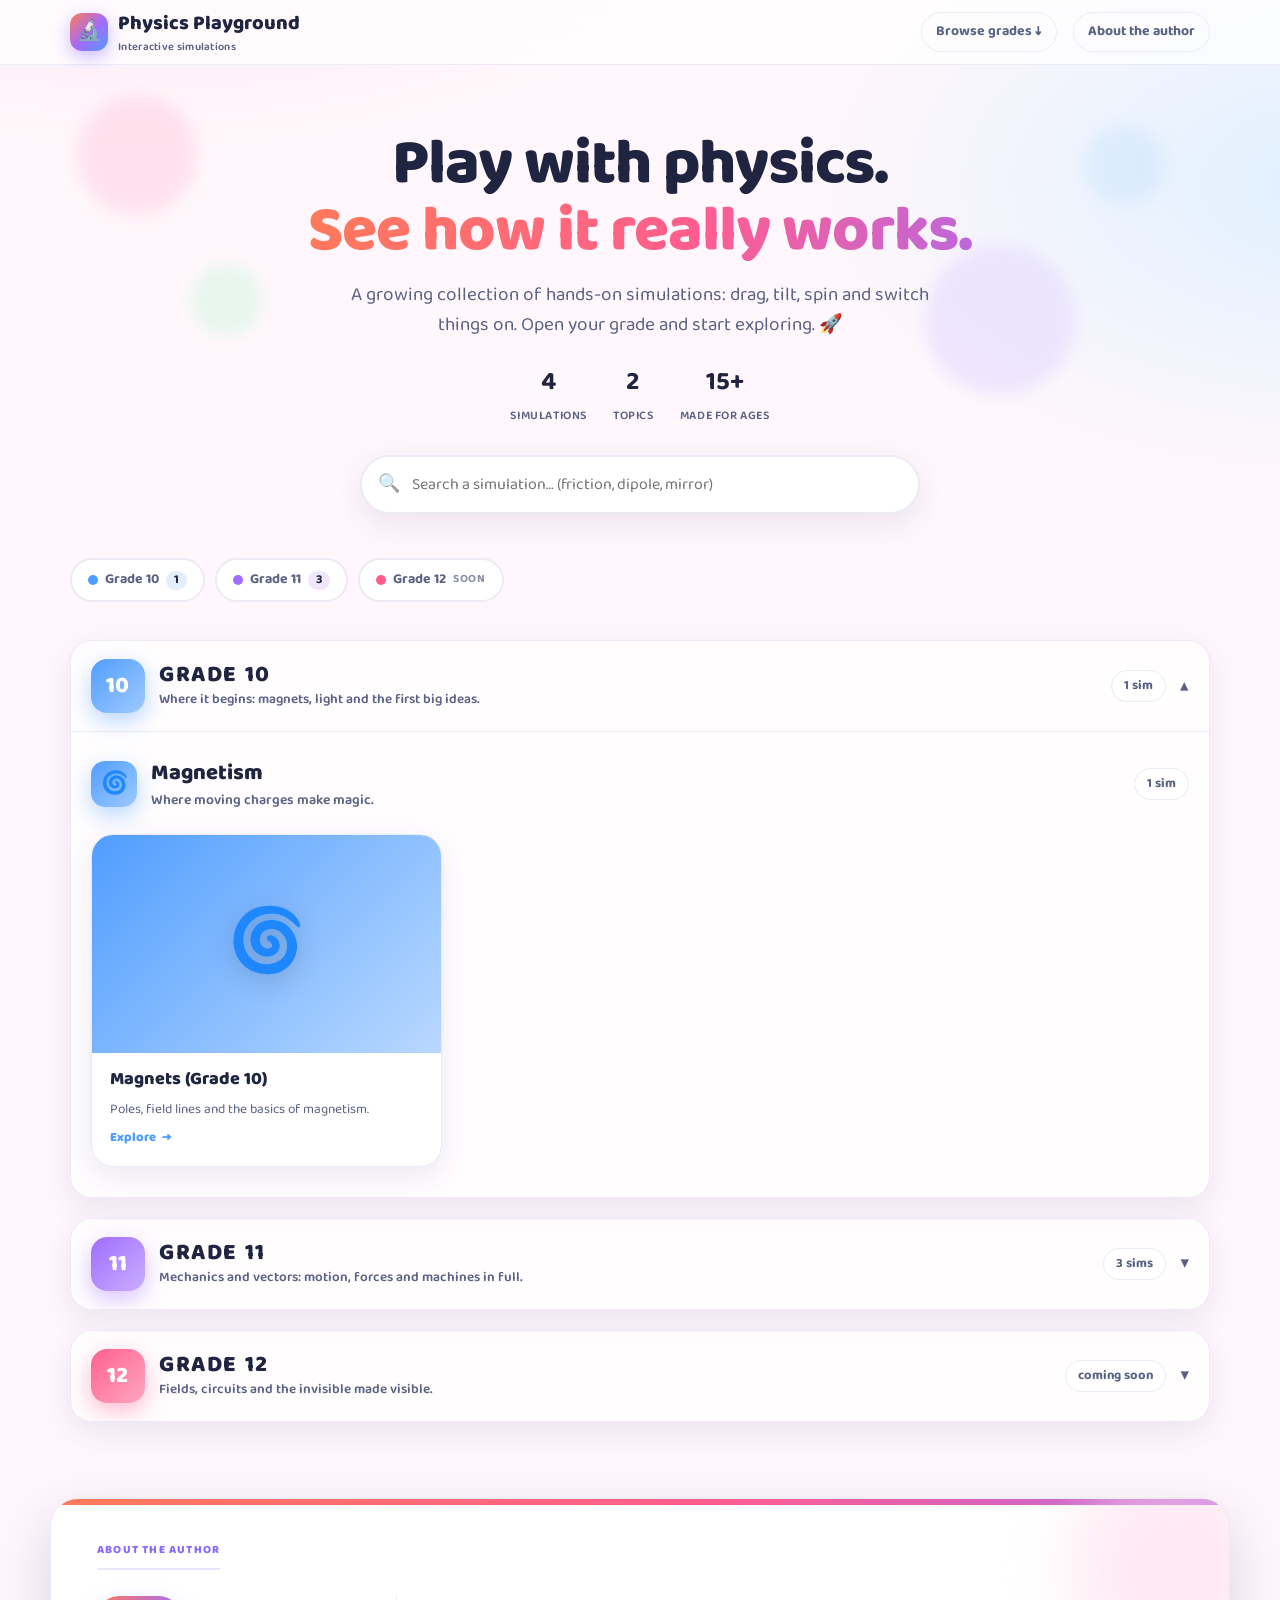
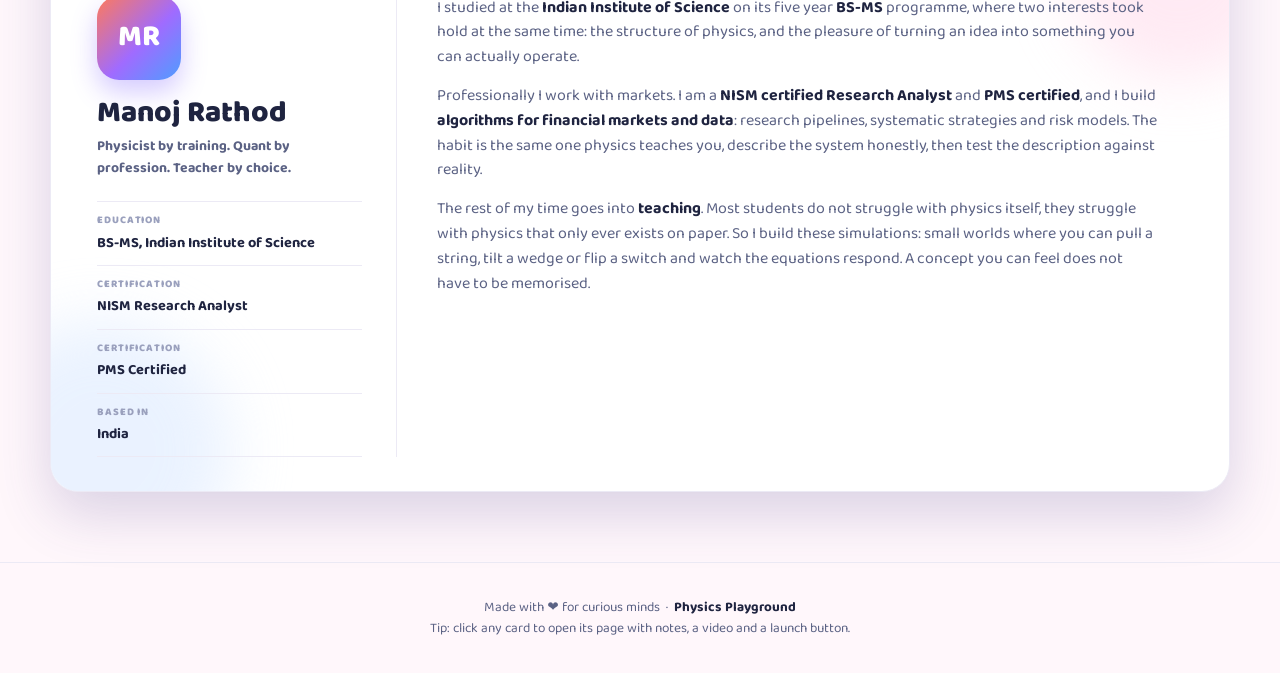
<file: index.html>
<!DOCTYPE html>
<html lang="en">
<head>
  <meta charset="UTF-8" />
  <meta http-equiv="refresh" content="0; url=website_for_simualtions/index.html" />
  <title>Physics Playground</title>
  <script>location.replace('website_for_simualtions/index.html');</script>
</head>
<body>
  <p>Redirecting to <a href="website_for_simualtions/index.html">Physics Playground</a>…</p>
</body>
</html>
</file>
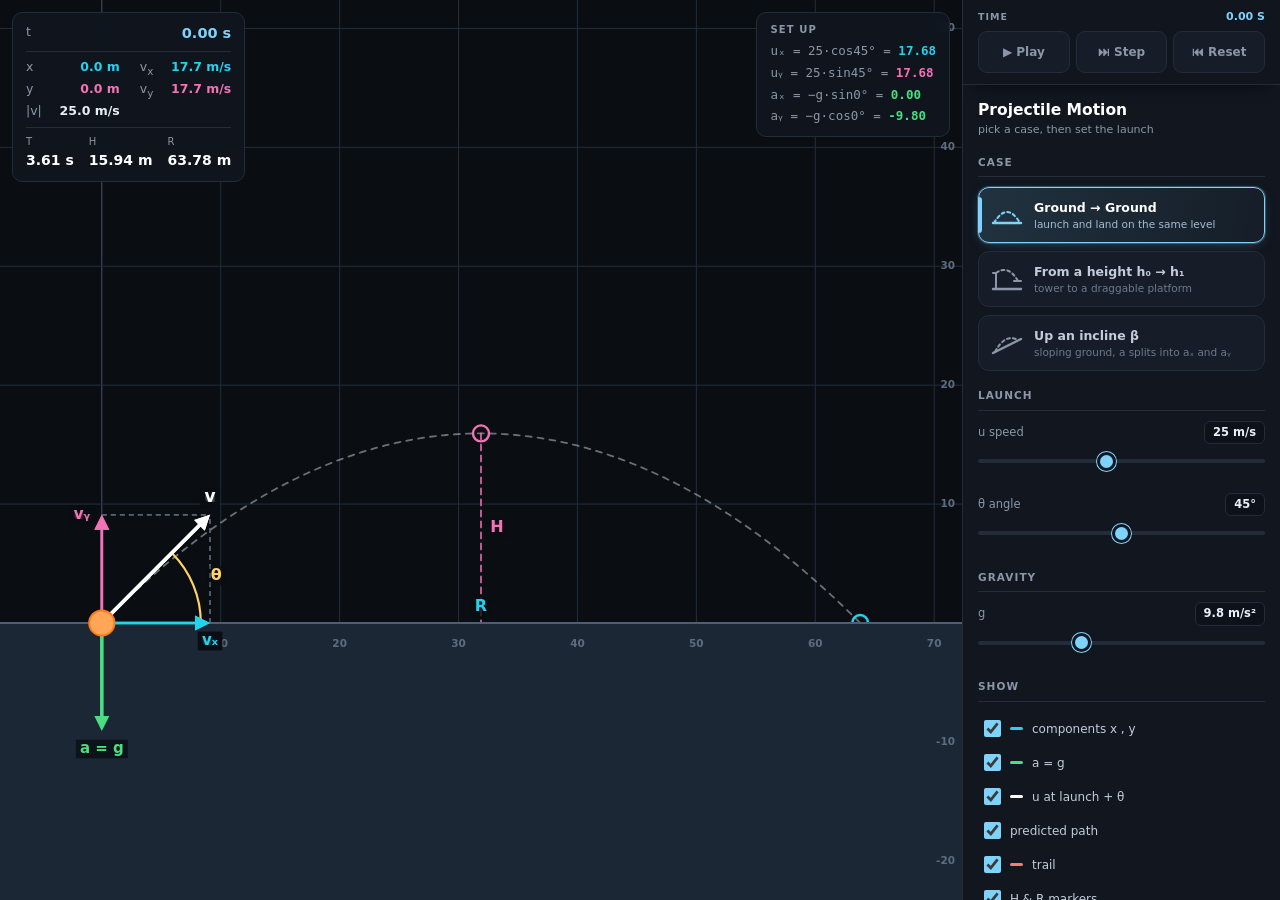
<file: projectile_motion/index.html>
<!DOCTYPE html>
<html lang="en">
<head>
<meta charset="utf-8">
<meta name="viewport" content="width=device-width, initial-scale=1.0, maximum-scale=1.0, user-scalable=no, viewport-fit=cover">
<title>Projectile Motion</title>
<style>
  :root{
    --bg:#0a0d12; --panel:#11161f; --line:#232c3a; --ink:#e8eef7; --dim:#8b97a8;
    --acc:#7dd3fc;
    --vel:#ffffff; --cx:#22d3ee; --cy:#f472b6; --acc-g:#4ade80; --arc:#ffd166;
  }
  *{box-sizing:border-box; margin:0; padding:0}
  html,body{height:100%; overscroll-behavior:none}
  body{
    background:var(--bg); color:var(--ink);
    font:13px/1.5 ui-sans-serif,system-ui,"Segoe UI",sans-serif;
    display:flex; overflow:hidden;
    -webkit-tap-highlight-color:transparent; touch-action:manipulation;
  }
  #stage{flex:1; position:relative; min-width:0; min-height:0}
  canvas{display:block; width:100%; height:100%; touch-action:none}

  /* ---- floating readouts ---- */
  .card{
    position:absolute; z-index:5;
    background:rgba(17,22,31,.88); border:1px solid var(--line); border-radius:10px;
    padding:10px 13px; backdrop-filter:blur(8px); -webkit-backdrop-filter:blur(8px);
    pointer-events:none;
  }
  #hud{ top:12px; left:12px; min-width:186px }
  #setup{ top:12px; right:12px; font-family:'Consolas','Menlo',monospace; font-size:12.5px }

  .ttl{font:700 10px/1.3 ui-sans-serif,system-ui,sans-serif; letter-spacing:.11em;
       text-transform:uppercase; color:var(--dim); margin-bottom:6px}
  .r{display:flex; justify-content:space-between; gap:16px; font-size:12.5px}
  .r .k{color:var(--dim)}
  .r .v{font-weight:700; font-variant-numeric:tabular-nums; color:var(--ink)}
  .r .v.x{color:var(--cx)}  .r .v.y{color:var(--cy)}  .r .v.t{color:var(--acc)}
  #hud hr{border:none; border-top:1px solid var(--line); margin:6px 0}
  .big{font-size:14.5px}
  .g2{display:grid; grid-template-columns:auto auto; column-gap:20px; row-gap:1px}
  .g3{display:grid; grid-template-columns:repeat(3,auto); column-gap:15px}
  .g3 .c{display:flex; flex-direction:column; gap:1px}
  .g3 .c .k{font-size:10px; color:var(--dim)}
  .g3 .c b{font-size:14px; color:#fff; font-variant-numeric:tabular-nums; white-space:nowrap}
  #o-kind{font-size:11px; font-weight:700; margin-top:7px; white-space:nowrap}
  #o-kind.hide{display:none}
  #o-kind.top{color:#fbbf24}  #o-kind.side{color:#f87171}  #o-kind.over{color:#8b97a8}
  #setup .l{color:var(--dim); margin-top:3px}
  #setup .l:first-of-type{margin-top:0}
  #setup .n{color:var(--cx); font-weight:700}
  #setup .m{color:var(--cy); font-weight:700}
  #setup .g{color:var(--acc-g); font-weight:700}

  /* ---- right panel ---- */
  #panel{
    --px:15px; --pt:14px;
    width:318px; flex-shrink:0; min-width:0; max-width:100%;
    background:var(--panel); border-left:1px solid var(--line);
    padding:var(--pt) var(--px) 34px; overflow-y:auto; scrollbar-width:thin;
    scrollbar-color:var(--line) transparent;
    -webkit-overflow-scrolling:touch; overscroll-behavior:contain; touch-action:pan-y;
  }
  #panel::-webkit-scrollbar{width:5px}
  #panel::-webkit-scrollbar-thumb{background:var(--line); border-radius:3px}
  #panel h1{font:700 15.5px/1.3 ui-sans-serif,system-ui,sans-serif; color:#fff}
  #panel h1 span{display:block; font:400 11px/1.4 ui-sans-serif,system-ui,sans-serif;
    color:var(--dim); margin-top:2px}
  #panel h2{font:700 10.5px/1.3 ui-sans-serif,system-ui,sans-serif;
    letter-spacing:.1em; text-transform:uppercase;
    color:var(--dim); margin:18px 0 10px; padding-bottom:7px; border-bottom:1px solid var(--line)}
  #panel h1{margin-bottom:16px}

  /* ---- play · step · reset : stays pinned at the top while the panel scrolls ---- */
  #dock{
    /* the sticky offset is measured from the panel's padding edge, so it has to be
       pulled up by the panel's own top padding, otherwise a sliver of the scrolling
       content shows through above the dock */
    position:sticky; top:calc(-1 * var(--pt)); z-index:12;
    margin:calc(-1 * var(--pt)) calc(-1 * var(--px)) 15px;
    padding:10px var(--px) 11px;
    background:rgba(17,22,31,.95); border-bottom:1px solid var(--line);
    backdrop-filter:blur(10px); -webkit-backdrop-filter:blur(10px);
    box-shadow:0 8px 16px -12px #000;
  }
  #dock .btns button{min-height:42px; font-size:12px}
  #dock .tt{
    font:700 9.5px/1.3 ui-sans-serif,system-ui,sans-serif; letter-spacing:.11em;
    text-transform:uppercase; color:var(--dim); margin-bottom:7px;
    display:flex; justify-content:space-between; align-items:center;
  }
  #dock .tt b{color:var(--acc); font-variant-numeric:tabular-nums; letter-spacing:0; font-size:11px}

  /* ---- case cards, stacked ---- */
  .cases{display:flex; flex-direction:column; gap:8px}
  .case{
    position:relative; display:flex; align-items:center; gap:12px; width:100%;
    min-height:56px; padding:10px 13px; overflow:hidden;
    border:1px solid var(--line); border-radius:11px; background:#161d29;
    color:var(--dim); cursor:pointer; text-align:left; font:inherit;
    -webkit-user-select:none; user-select:none; touch-action:manipulation;
    transition:background .16s, border-color .16s, color .16s;
  }
  .case svg{width:30px; height:24px; flex-shrink:0; overflow:visible}
  .case .txt{display:flex; flex-direction:column; min-width:0}
  .case .cn{display:block; font:700 12.5px/1.25 ui-sans-serif,system-ui,sans-serif; color:#c3ccd9}
  .case .cd{display:block; font-size:10.5px; line-height:1.35; color:#6b7a8d; margin-top:2px}
  .case::before{
    content:''; position:absolute; left:0; top:9px; bottom:9px; width:3px;
    border-radius:0 3px 3px 0; background:var(--acc); opacity:0; transition:opacity .16s;
  }
  .case.on{
    border-color:var(--acc); color:var(--acc);
    background:linear-gradient(100deg, rgba(125,211,252,.15), rgba(125,211,252,.04));
    box-shadow:0 0 0 1px rgba(125,211,252,.28), 0 3px 14px -6px rgba(125,211,252,.5);
  }
  .case.on::before{opacity:1}
  .case.on .cn{color:#fff}
  .case.on .cd{color:#a3bdd2}
  .case:active{transform:scale(.985)}

  .row{margin-bottom:12px}
  .row.hide{display:none}
  .row label{display:flex; align-items:center; justify-content:space-between; gap:8px;
    font-size:11.5px; color:var(--dim); margin-bottom:3px}
  .row label b{
    color:var(--ink); font-weight:700; font-variant-numeric:tabular-nums; white-space:nowrap;
    background:#0d121a; border:1px solid var(--line); border-radius:6px; padding:2px 8px;
    font-size:11.5px;
  }
  input[type=range]{
    -webkit-appearance:none; appearance:none; width:100%; height:28px; margin:0;
    background:transparent; outline:none; cursor:pointer; touch-action:none;
  }
  input[type=range]::-webkit-slider-runnable-track{height:4px; border-radius:3px; background:var(--line)}
  input[type=range]::-webkit-slider-thumb{
    -webkit-appearance:none; width:19px; height:19px; margin-top:-7.5px; border-radius:50%;
    background:var(--acc); border:3px solid var(--panel);
    box-shadow:0 0 0 1px var(--acc); cursor:pointer;
  }
  input[type=range]::-moz-range-track{height:4px; border-radius:3px; background:var(--line)}
  input[type=range]::-moz-range-thumb{
    width:19px; height:19px; border-radius:50%; background:var(--acc);
    border:3px solid var(--panel); box-shadow:0 0 0 1px var(--acc); cursor:pointer;
  }
  input[type=range]:active::-webkit-slider-thumb{background:#a5e3ff}

  .note{font-size:10.5px; color:#6b7a8d; font-style:italic}
  .btns{display:flex; gap:6px}
  .btns button{
    flex:1; min-height:44px; padding:8px 4px; border:1px solid var(--line); border-radius:9px;
    background:#161d29; color:var(--dim); cursor:pointer; touch-action:manipulation;
    -webkit-user-select:none; user-select:none;
    font:600 11.5px/1.25 ui-sans-serif,system-ui,sans-serif;
    transition:background .16s, border-color .16s, color .16s;
  }
  .btns button.on{background:var(--acc); color:#06121a; border-color:var(--acc)}
  .btns button:active{transform:scale(.97)}

  .chk{display:flex; align-items:center; gap:9px; cursor:pointer;
       color:#c3ccd9; font-size:12px; min-height:34px; padding:0 6px;
       border-radius:8px; user-select:none; -webkit-user-select:none;
       touch-action:manipulation}
  .chk.hide{display:none}
  .chk input{width:17px; height:17px; accent-color:var(--acc); cursor:pointer; flex-shrink:0}
  .chk i{width:13px; height:3px; border-radius:2px; flex-shrink:0}
  .chk:active{background:#161d29}

  @media (hover:hover){
    .case:hover{border-color:#3a75a0; background:#1a2230}
    .case.on:hover{border-color:var(--acc)}
    .btns button:hover{color:var(--ink); border-color:var(--acc)}
    .btns button.on:hover{color:#06121a}
    .chk:hover{background:#161d29}
  }

  /* ---- tablet / phone: panel drops below the stage ---- */
  @media (max-width:880px){
    body{flex-direction:column}
    #panel{
      width:100%; max-height:47vh; border-left:none; border-top:1px solid var(--line);
      --px:16px; --pt:12px; padding:var(--pt) var(--px) 26px;
    }
    #panel h1{margin-bottom:12px}
    .pgrid{display:grid; grid-template-columns:1fr 1fr; column-gap:22px; align-items:start}
    .pgrid > *{min-width:0}
    .pgrid > .full{grid-column:1 / -1}
  }
  /* one narrow column again, or the panel would push the page wider than the screen */
  @media (max-width:620px){
    .pgrid{grid-template-columns:1fr}
    #panel{max-height:52vh}
  }
  @media (max-width:560px){
    .card{padding:8px 10px}
    #hud{min-width:150px}
    #hud .big{font-size:13px}
    #setup{font-size:11px}
    .g3{column-gap:11px}
  }
  /* phones: the two cards share the top row at half width each, so the plot
     keeps most of the stage instead of hiding behind them */
  @media (max-width:470px){
    #panel{max-height:44vh}
    .card{padding:6px 8px; border-radius:8px}
    #hud{left:8px; right:auto; width:calc(50% - 15px); min-width:0}
    #setup{right:8px; left:auto; width:calc(50% - 15px); font-size:9.5px; line-height:1.45}
    #hud .r{font-size:10.5px; gap:4px}
    #hud .r .v{white-space:nowrap}      /* "17.7 m/s" must not wrap onto two lines */
    #hud .big{font-size:11.5px}
    #hud hr{margin:4px 0}
    .g3{column-gap:7px}
    .g3 .c b{font-size:10.5px}
    .ttl{font-size:9px; margin-bottom:3px}
  }
</style>
</head>
<body>

<div id="stage">
  <canvas id="cv"></canvas>

  <div class="card" id="hud">
    <div class="r"><span class="k">t</span><span class="v t big" id="o-t">0.00 s</span></div>
    <hr>
    <div class="g2">
      <div class="r"><span class="k">x</span><span class="v x" id="o-x">·</span></div>
      <div class="r"><span class="k">v<sub>x</sub></span><span class="v x" id="o-vx">·</span></div>
      <div class="r"><span class="k">y</span><span class="v y" id="o-y">·</span></div>
      <div class="r"><span class="k">v<sub>y</sub></span><span class="v y" id="o-vy">·</span></div>
      <div class="r"><span class="k">|v|</span><span class="v" id="o-v">·</span></div>
    </div>
    <hr>
    <div class="g3">
      <div class="c"><span class="k">T</span><b id="o-T">·</b></div>
      <div class="c"><span class="k">H</span><b id="o-H">·</b></div>
      <div class="c"><span class="k">R</span><b id="o-R">·</b></div>
    </div>
    <div id="o-kind"></div>
  </div>

  <div class="card" id="setup">
    <div class="ttl">Set up</div>
    <div class="l" id="s-ux">·</div>
    <div class="l" id="s-uy">·</div>
    <div class="l" id="s-ax">·</div>
    <div class="l" id="s-ay">·</div>
  </div>
</div>

<div id="panel">
  <div id="dock">
    <div class="tt"><span>Time</span><b id="d-t">0.00 s</b></div>
    <div class="btns">
      <button id="b-play">▶ Play</button>
      <button id="b-step">⏭ Step</button>
      <button id="b-reset">⏮ Reset</button>
    </div>
  </div>

  <h1>Projectile Motion<span>pick a case, then set the launch</span></h1>

  <div class="pgrid">
  <div class="full">
  <h2>Case</h2>
  <div class="cases" id="modes">
    <button class="case on" data-mode="gg">
      <svg viewBox="0 0 30 24" fill="none" stroke="currentColor" stroke-width="2" stroke-linecap="round">
        <path d="M2 20 Q15 -2 28 20" stroke-dasharray="3 3"/>
        <path d="M1 20 H29" stroke-width="2.4"/>
      </svg>
      <span class="txt"><span class="cn">Ground → Ground</span>
        <span class="cd">launch and land on the same level</span></span>
    </button>
    <button class="case" data-mode="height">
      <svg viewBox="0 0 30 24" fill="none" stroke="currentColor" stroke-width="2" stroke-linecap="round">
        <path d="M4 6 Q16 -3 26 14" stroke-dasharray="3 3"/>
        <path d="M1 22 H29" stroke-width="2.4"/>
        <path d="M1 6 H4 V22" /><path d="M22 14 H29" />
      </svg>
      <span class="txt"><span class="cn">From a height h₀ → h₁</span>
        <span class="cd">tower to a draggable platform</span></span>
    </button>
    <button class="case" data-mode="incline">
      <svg viewBox="0 0 30 24" fill="none" stroke="currentColor" stroke-width="2" stroke-linecap="round">
        <path d="M3 21 Q13 2 26 9" stroke-dasharray="3 3"/>
        <path d="M1 22 L29 8" stroke-width="2.4"/>
      </svg>
      <span class="txt"><span class="cn">Up an incline β</span>
        <span class="cd">sloping ground, a splits into aₓ and aᵧ</span></span>
    </button>
  </div>
  </div>

  <div>
  <h2>Launch</h2>
  <div class="row"><label>u speed <b id="l-u">25 m/s</b></label>
    <input type="range" id="i-u" min="5" max="50" step="1" value="25"></div>
  <div class="row"><label>θ angle <b id="l-th">45°</b></label>
    <input type="range" id="i-th" min="0" max="90" step="1" value="45"></div>
  <div class="row hide" id="r-h0"><label>h₀ launch <b id="l-h0">25 m</b></label>
    <input type="range" id="i-h0" min="0" max="60" step="1" value="25"></div>
  <div class="row hide" id="r-h1"><label>h₁ landing <b id="l-h1">20 m</b></label>
    <input type="range" id="i-h1" min="0" max="60" step="1" value="20"></div>
  <div class="row hide" id="r-d"><label>d platform <b id="l-d">55 m</b></label>
    <div class="note">drag the platform to move it</div></div>
  <div class="row hide" id="r-be"><label>β incline <b id="l-be">20°</b></label>
    <input type="range" id="i-be" min="-45" max="45" step="1" value="20"></div>

  <h2>Gravity</h2>
  <div class="row"><label>g <b id="l-g">9.8 m/s²</b></label>
    <input type="range" id="i-g" min="1.6" max="25" step="0.1" value="9.8"></div>
  </div>

  <div>
  <h2>Show</h2>
  <label class="chk"><input type="checkbox" id="c-comp" checked><i style="background:#22d3ee"></i> components x , y</label>
  <label class="chk"><input type="checkbox" id="c-acc" checked><i style="background:#4ade80"></i> a = g</label>
  <label class="chk"><input type="checkbox" id="c-launch" checked><i style="background:#ffffff"></i> u at launch + θ</label>
  <label class="chk"><input type="checkbox" id="c-ghost" checked> predicted path</label>
  <label class="chk"><input type="checkbox" id="c-trail" checked><i style="background:#ff7b72"></i> trail</label>
  <label class="chk"><input type="checkbox" id="c-mark" checked> H &amp; R markers</label>
  <label class="chk" id="w-twin"><input type="checkbox" id="c-twin"><i style="background:#a78bfa"></i> twin angle 90°−θ</label>
  <label class="chk"><input type="checkbox" id="c-grid" checked> grid</label>

  </div>

  <div class="full">
  <h2>Time</h2>
  <div class="row"><label>scrub t <b id="l-sc">0.00 s</b></label>
    <input type="range" id="i-sc" min="0" max="1000" step="1" value="0"></div>
  <div class="row"><label>speed <b id="l-sp">0.3×</b></label>
    <input type="range" id="i-sp" min="0.1" max="2" step="0.05" value="0.3"></div>
  <label class="chk"><input type="checkbox" id="c-loop" checked> loop</label>
  </div>
  </div>
</div>

<script>
/* ══════════════════ colours ══════════════════ */
const COL = {
  vel:'#ffffff', cx:'#22d3ee', cy:'#f472b6',
  acc:'#4ade80', ax:'#a3e635', ay:'#2dd4bf',
  trail:'#ff7b72', ghost:'#dfe9f2', twin:'#a78bfa', arc:'#ffd166',
  ball:'#ffa657', ballEdge:'#ff7a18',
  ground:'#1c2735', edge:'#4d5f76',
  tower:'#2dd4bf', plat:'#fbbf24', slope:'#a78bfa',
  grid:'#222e3d', axis:'#44546a', num:'#5c6d82'
};

/* ══════════════════ state ══════════════════ */
const P = new URLSearchParams(location.search);
const S = {
  mode: ['gg','height','incline'].includes(P.get('mode')) ? P.get('mode') : 'gg',
  u:25, th:45, g:9.8, h0:25, h1:20, be:20, d:55,
  t:0, playing:false, speed:0.3, loop:true,
  show:{ comp:true, acc:true, launch:true, ghost:true, trail:true, mark:true, twin:false, grid:true }
};
function fromURL(k, lo, hi){ const v = parseFloat(P.get(k)); if(isFinite(v)) S[k] = Math.min(hi, Math.max(lo, v)); }
fromURL('u',5,50); fromURL('th',0,90); fromURL('g',1.6,25);
fromURL('h0',0,60); fromURL('h1',0,60); fromURL('be',-45,45); fromURL('d',2,3000);
const clamp = (v, lo, hi) => Math.min(hi, Math.max(lo, v));

/* ══════════════════ physics ══════════════════
   One formulation for all three cases. Work in the launch frame (x′,y′) rotated
   by the incline angle β, then rotate into world x,y for drawing.
     T  from the y-displacement :  Δy = u_y t + ½ a_y t²
     H  from                    :  v_y = 0
     R  from the x-displacement :  R  = u_x T + ½ a_x T²
══════════════════════════════════════════════ */
function solve(u, thDeg, g, beDeg, dy){
  const th = thDeg*Math.PI/180, be = beDeg*Math.PI/180;
  const ux = u*Math.cos(th), uy = u*Math.sin(th);
  const ax = -g*Math.sin(be), ay = -g*Math.cos(be);

  const disc = uy*uy + 2*ay*dy;                 // ½a_y T² + u_y T − Δy = 0
  let T = null, ok = true;
  if(disc < 0) ok = false; else T = (-uy - Math.sqrt(disc))/ay;   // later positive root
  if(T !== null && T <= 1e-9) T = 0;

  const tH = -uy/ay;                            // v_y = 0
  const H  = uy*tH + 0.5*ay*tH*tH;
  const R  = T === null ? null : ux*T + 0.5*ax*T*T;
  return { th, be, ux, uy, ax, ay, disc, T, tH, H, R, ok };
}

let D = {}, pathPts = [], twinPts = [];
const NS = 240;

// the landing platform is placed freely, so work out what the ball actually meets first:
// its vertical face, its roof, or the ground (either short of it, or past it)
function platW(){ return Math.max(8, 0.28*S.u*S.u/S.g); }
function platRect(){ return { x:S.d, w:platW(), h:S.h1 }; }

function recompute(){
  const beDeg = S.mode === 'incline' ? S.be : 0;
  const h0 = S.mode === 'height' ? S.h0 : 0;
  let r, dy = 0, kind = 'plain';

  if(S.mode === 'height'){
    const g = S.g, th = S.th*Math.PI/180;
    const ux = S.u*Math.cos(th), uy = S.u*Math.sin(th);
    const ground = solve(S.u, S.th, g, 0, -h0);
    const p = platRect();
    r = ground; dy = -h0; kind = 'ground';

    if(p.h > 0.01 && ux > 1e-6){
      const tD = p.x/ux;                                  // reaches the near face here
      const yD = h0 + uy*tD - 0.5*g*tD*tD;
      if(tD < ground.T && yD >= 0){
        if(yD <= p.h){                                    // strikes the vertical face
          kind = 'side'; dy = yD - h0;
          r = { ...ground, T:tD, R:p.x };
        } else {
          const top = solve(S.u, S.th, g, 0, p.h - h0);   // comes down onto the roof?
          if(top.ok && top.R <= p.x + p.w){ kind = 'top'; dy = p.h - h0; r = top; }
          else kind = 'over';                             // sails right over it
        }
      }
    }
  } else {
    r = solve(S.u, S.th, S.g, beDeg, 0);
  }

  const be = beDeg*Math.PI/180;
  D = { ...r, beDeg, h0, h1:S.h1, dy, kind, be,
        ex:{x:Math.cos(be), y:Math.sin(be)}, ey:{x:-Math.sin(be), y:Math.cos(be)},
        P0:{x:0, y:h0} };
  D.Tsafe = (D.T === null || D.T < 1e-6) ? 0 : D.T;

  pathPts = [];
  for(let i = 0; i <= NS; i++) pathPts.push(posAt(D.Tsafe*i/NS));

  twinPts = [];
  if(S.mode === 'gg'){
    const r2 = solve(S.u, 90 - S.th, S.g, 0, 0);
    const T2 = (r2.T === null || r2.T < 1e-6) ? 0 : r2.T;
    for(let i = 0; i <= NS; i++){
      const t = T2*i/NS;
      twinPts.push({ x:r2.ux*t, y:r2.uy*t + 0.5*r2.ay*t*t });
    }
  }
}

function posAt(t){
  const sx = D.ux*t + 0.5*D.ax*t*t, sy = D.uy*t + 0.5*D.ay*t*t;
  return { x: D.P0.x + D.ex.x*sx + D.ey.x*sy, y: D.P0.y + D.ex.y*sx + D.ey.y*sy };
}
const velAt = t => ({ vx: D.ux + D.ax*t, vy: D.uy + D.ay*t });
function velWorld(t){
  const v = velAt(t);
  return { x: D.ex.x*v.vx + D.ey.x*v.vy, y: D.ex.y*v.vx + D.ey.y*v.vy };
}

/* ══════════════════ view: always fit the screen ══════════════════ */
const cv = document.getElementById('cv'), ctx = cv.getContext('2d');
let W = 0, H = 0, K = 1, OX = 0, OY = 0;      // K = px per metre
const sx = x => OX + x*K;
const sy = y => OY - y*K;

// the top inset clears the two floating cards, so the drawing can never hide behind them.
// measured from the cards themselves, so it stays right on a phone, a tablet or a desktop
const INS = { l:26, r:26, t:168, b:30 };
function measureInsets(){
  const stage = document.getElementById('stage');
  const a = document.getElementById('hud'), b = document.getElementById('setup');
  // On a narrow screen the two cards will not fit side by side, so the set-up
  // card drops underneath the readout instead of sitting on top of it.
  if(a && b && stage){
    b.style.top = ''; b.style.left = ''; b.style.right = '';   // back to the CSS position
    const ra = a.getBoundingClientRect(), rb = b.getBoundingClientRect();
    if(ra.right + 8 > rb.left){          // they would genuinely collide
      b.style.top = (12 + a.offsetHeight + 8) + 'px';
      b.style.left = '12px'; b.style.right = 'auto';
    }
    // clear whatever the cards actually occupy, in either arrangement
    const st = stage.getBoundingClientRect();
    let low = 0;
    for(const el of [a,b]) low = Math.max(low, el.getBoundingClientRect().bottom - st.top);
    if(low > 0) INS.t = low + 16;
  }
  INS.b = COARSE ? 34 : 30;
}

// fingers are blunter than a mouse pointer: a wider grab zone, and no hover state to chase
const COARSE = matchMedia('(pointer:coarse)').matches;
const GRAB = COARSE ? 18 : 7;

function fitView(){
  let x0 = 0, x1 = 0, y0 = 0, y1 = 0;
  const pts = pathPts.concat([{x:0,y:0}, D.P0]);
  if(S.show.twin && S.mode === 'gg') pts.push(...twinPts);
  for(const p of pts){
    x0 = Math.min(x0, p.x); x1 = Math.max(x1, p.x);
    y0 = Math.min(y0, p.y); y1 = Math.max(y1, p.y);
  }
  if(S.mode === 'height' && S.h1 > 0){          // the platform must always stay on screen
    const p = platRect();
    y1 = Math.max(y1, p.h);
    x0 = Math.min(x0, p.x); x1 = Math.max(x1, p.x + p.w);
  }

  // breathing room around the content, and always a strip of ground below
  const spanX = Math.max(x1 - x0, 1), spanY = Math.max(y1 - y0, 1);
  x0 -= spanX*0.10; x1 += spanX*0.10;
  y1 += spanY*0.14;
  y0 -= Math.max(spanY*0.16, spanX*0.05);

  const availW = Math.max(50, W - INS.l - INS.r);
  const availH = Math.max(50, H - INS.t - INS.b);
  K = Math.min(availW/(x1 - x0), availH/(y1 - y0));
  OX = INS.l + (availW - (x1 - x0)*K)/2 - x0*K;
  OY = INS.t + (availH - (y1 - y0)*K)/2 + y1*K;
}

/* ── dragging the landing platform ── */
let dragging = null, hoverPlat = false, freezeFit = false;

function overPlat(mx, my){
  if(S.mode !== 'height' || S.h1 <= 0.01) return false;
  const p = platRect();
  return mx >= sx(p.x) - GRAB && mx <= sx(p.x + p.w) + GRAB &&
         my >= sy(p.h) - GRAB && my <= sy(0) + GRAB*0.5;
}
function localPt(e){
  const r = cv.getBoundingClientRect();
  return { mx: e.clientX - r.left, my: e.clientY - r.top };
}

cv.addEventListener('pointerdown', e => {
  const { mx, my } = localPt(e);
  if(!overPlat(mx, my)) return;
  // grab offset in world units, so the block does not jump under the cursor
  dragging = { ox: (mx - OX)/K - S.d, oy: (OY - my)/K - S.h1 };
  freezeFit = true;                      // hold the view still while dragging
  try { cv.setPointerCapture(e.pointerId); } catch(_){}
  cv.style.cursor = 'grabbing';
  e.preventDefault();
});

cv.addEventListener('pointermove', e => {
  const { mx, my } = localPt(e);
  if(dragging){
    const maxD = (W - OX)/K - platW()*0.5;
    S.d  = clamp((mx - OX)/K - dragging.ox, 2, Math.max(6, maxD));
    S.h1 = clamp((OY - my)/K - dragging.oy, 1, 60);   // never drag it away to nothing
    iH1.value = Math.round(S.h1);
    $('l-h1').textContent = Math.round(S.h1) + ' m';
    updateAll();
  } else if(!COARSE){
    const h = overPlat(mx, my);
    if(h !== hoverPlat){ hoverPlat = h; cv.style.cursor = h ? 'grab' : ''; draw(); }
  }
});

function endDrag(e){
  if(!dragging) return;
  dragging = null; freezeFit = false;
  cv.style.cursor = hoverPlat ? 'grab' : '';
  try { if(e && cv.hasPointerCapture(e.pointerId)) cv.releasePointerCapture(e.pointerId); } catch(_){}
  fitView(); draw();                     // settle the view once the block is placed
}
cv.addEventListener('pointerup', endDrag);
cv.addEventListener('pointercancel', endDrag);

function resize(){
  const dpr = window.devicePixelRatio || 1;
  W = cv.clientWidth; H = cv.clientHeight;
  if(cv.width !== W*dpr || cv.height !== H*dpr){ cv.width = W*dpr; cv.height = H*dpr; }
  ctx.setTransform(dpr, 0, 0, dpr, 0, 0);
  measureInsets();
  fitView();
}
new ResizeObserver(() => { resize(); draw(); }).observe(cv);

/* ══════════════════ drawing helpers ══════════════════ */
function niceStep(v){
  for(const s of [0.5,1,2,5,10,20,25,50,100,200,500,1000]) if(v <= s) return s;
  return 2000;
}

function arrow(x, y, dx, dy, col, wide){
  const L = Math.hypot(dx, dy); if(L < 2) return false;
  const ux = dx/L, uy = dy/L, hd = Math.min(15, L*0.42);
  ctx.save();
  ctx.strokeStyle = col; ctx.fillStyle = col;
  ctx.lineWidth = wide ? 3.6 : 2.6; ctx.lineCap = 'round';
  ctx.beginPath(); ctx.moveTo(x, y); ctx.lineTo(x + dx - ux*hd*0.9, y + dy - uy*hd*0.9); ctx.stroke();
  ctx.beginPath();
  ctx.moveTo(x + dx, y + dy);
  ctx.lineTo(x + dx - ux*hd - uy*hd*0.5, y + dy - uy*hd + ux*hd*0.5);
  ctx.lineTo(x + dx - ux*hd + uy*hd*0.5, y + dy - uy*hd - ux*hd*0.5);
  ctx.closePath(); ctx.fill();
  ctx.restore();
  return true;
}

// label pinned just past a point, with a dark backing plate so it stays readable
function tag(x, y, txt, col, ox = 0, oy = 0, size = 15){
  ctx.save();
  ctx.font = `700 ${size}px ui-sans-serif,system-ui,sans-serif`;
  ctx.textBaseline = 'middle'; ctx.textAlign = 'center';
  const w = ctx.measureText(txt).width;
  const px = x + ox, py = y + oy;
  ctx.fillStyle = 'rgba(10,13,18,.78)';
  ctx.fillRect(px - w/2 - 4, py - size*0.62, w + 8, size*1.24);
  ctx.fillStyle = col; ctx.fillText(txt, px, py);
  ctx.restore();
}

function poly(pts, col, width, dash, alpha){
  if(pts.length < 2) return;
  ctx.save();
  ctx.strokeStyle = col; ctx.lineWidth = width; ctx.lineJoin = 'round'; ctx.lineCap = 'round';
  if(dash) ctx.setLineDash(dash);
  if(alpha != null) ctx.globalAlpha = alpha;
  ctx.beginPath(); ctx.moveTo(sx(pts[0].x), sy(pts[0].y));
  for(let i = 1; i < pts.length; i++) ctx.lineTo(sx(pts[i].x), sy(pts[i].y));
  ctx.stroke(); ctx.restore();
}

function arcAt(cx, cy, r, a0, a1, col){
  ctx.save();
  ctx.strokeStyle = col; ctx.lineWidth = 2.2;
  ctx.beginPath(); ctx.arc(cx, cy, r, -a0, -a1, a1 > a0);   // screen y is flipped
  ctx.stroke(); ctx.restore();
}

/* ── terrain: solid dark, everything below it is hidden ── */
const groundY = x => (S.mode === 'incline' ? Math.tan(D.be)*x : 0);

function terrainPath(){
  const wx0 = (0 - OX)/K, wx1 = (W - OX)/K;
  ctx.moveTo(sx(wx0), sy(groundY(wx0)));
  ctx.lineTo(sx(wx1), sy(groundY(wx1)));
  ctx.lineTo(W + 10, H + 10);
  ctx.lineTo(-10, H + 10);
  ctx.closePath();
  if(S.mode === 'height'){
    if(D.h0 > 0.01){ const w = towerW(); ctx.rect(sx(-w), sy(D.h0), w*K, D.h0*K); }
    if(D.h1 > 0.01){ const p = platRect(); ctx.rect(sx(p.x), sy(p.h), p.w*K, p.h*K); }
  }
}
function towerW(){ return Math.max(2, (D.h0 || 1)*0.28); }

function drawTerrain(){
  ctx.save();
  ctx.beginPath(); terrainPath();
  ctx.fillStyle = COL.ground; ctx.fill();
  ctx.restore();

  // top edges, coloured so each piece still reads
  const wx0 = (0 - OX)/K, wx1 = (W - OX)/K;
  poly([{x:wx0, y:groundY(wx0)}, {x:wx1, y:groundY(wx1)}],
       S.mode === 'incline' ? COL.slope : COL.edge, S.mode === 'incline' ? 3 : 2.2);

  if(S.mode === 'height'){
    if(D.h0 > 0.01){
      const w = towerW();
      poly([{x:-w, y:0}, {x:-w, y:D.h0}, {x:0, y:D.h0}, {x:0, y:0}], COL.tower, 2.4);
    }
    if(D.h1 > 0.01){
      const p = platRect();
      poly([{x:p.x, y:0}, {x:p.x, y:p.h}, {x:p.x + p.w, y:p.h}, {x:p.x + p.w, y:0}],
           hoverPlat || dragging ? '#ffd97a' : COL.plat, hoverPlat || dragging ? 3.2 : 2.4);
      // grip dots, a quiet hint that this block can be dragged
      ctx.save();
      ctx.fillStyle = hoverPlat || dragging ? '#ffd97a' : COL.plat;
      const cx = sx(p.x + p.w/2), cy = sy(p.h) + 13;
      for(const o of [-7, 0, 7]){ ctx.beginPath(); ctx.arc(cx + o, cy, 1.6, 0, 7); ctx.fill(); }
      ctx.restore();
    }
  }
}

/* ── graph-paper grid, x and y ── */
function drawGrid(){
  if(!S.show.grid) return;
  const step = niceStep(Math.max(W, H)/K/14);
  const wx0 = (0 - OX)/K, wx1 = (W - OX)/K;
  const wy0 = (H - OY)/-K, wy1 = (0 - OY)/-K;
  ctx.save();
  ctx.lineWidth = 1;
  for(let x = Math.ceil(wx0/step)*step; x <= wx1; x += step){
    ctx.strokeStyle = Math.abs(x) < step*0.01 ? COL.axis : COL.grid;
    ctx.beginPath(); ctx.moveTo(sx(x), 0); ctx.lineTo(sx(x), H); ctx.stroke();
  }
  for(let y = Math.ceil(wy0/step)*step; y <= wy1; y += step){
    ctx.strokeStyle = Math.abs(y) < step*0.01 ? COL.axis : COL.grid;
    ctx.beginPath(); ctx.moveTo(0, sy(y)); ctx.lineTo(W, sy(y)); ctx.stroke();
  }
  ctx.restore();
}

// numbers go on after the terrain, otherwise the solid ground paints over them
function drawGridNumbers(){
  if(!S.show.grid) return;
  const step = niceStep(Math.max(W, H)/K/14);
  const wx0 = (0 - OX)/K, wx1 = (W - OX)/K;
  const wy0 = (H - OY)/-K, wy1 = (0 - OY)/-K;
  ctx.save();
  ctx.font = '600 10.5px ui-sans-serif,system-ui,sans-serif';
  ctx.fillStyle = COL.num;

  const yLab = S.mode === 'incline' ? H - 6 : Math.min(H - 6, sy(0) + 16);
  ctx.textAlign = 'center'; ctx.textBaseline = S.mode === 'incline' ? 'bottom' : 'top';
  for(let x = Math.ceil(wx0/step)*step; x <= wx1; x += step)
    if(Math.abs(x) >= step*0.01) ctx.fillText(x, sx(x), yLab);

  ctx.textAlign = 'right'; ctx.textBaseline = 'middle';
  for(let y = Math.ceil(wy0/step)*step; y <= wy1; y += step)
    if(Math.abs(y) >= step*0.01) ctx.fillText(y, W - 7, sy(y));
  ctx.restore();
}

/* ══════════════════ main draw ══════════════════ */
function draw(){
  ctx.clearRect(0, 0, W, H);
  ctx.fillStyle = '#0a0d12';
  ctx.fillRect(0, 0, W, H);

  drawGrid();

  const t = S.t, T = D.Tsafe;
  const p = posAt(t), v = velAt(t), vw = velWorld(t);
  const kv = 0.17*Math.min(W, H)/Math.max(1e-6, S.u);   // px per (m/s)
  const ka = 0.12*Math.min(W, H)/Math.max(1e-6, S.g);   // px per (m/s²)
  const sh = S.show;

  if(sh.twin && S.mode === 'gg') poly(twinPts, COL.twin, 2, [7,6], 0.6);
  if(sh.ghost) poly(pathPts, COL.ghost, 1.8, [6,6], 0.45);
  if(sh.trail && T > 0){
    const k = Math.max(1, Math.min(NS, Math.floor(t/T*NS)));
    poly(pathPts.slice(0, k).concat([p]), COL.trail, 3.4);
  }

  // ---- markers ----
  const showMark = sh.mark && T > 0;
  if(showMark && D.tH > 1e-6 && D.tH < T - 1e-6){
    const pa = posAt(D.tH);
    const base = { x: pa.x - D.ey.x*D.H, y: pa.y - D.ey.y*D.H };
    poly([pa, base], COL.cy, 1.8, [6,5], 0.85);
    ctx.save(); ctx.strokeStyle = COL.cy; ctx.lineWidth = 2.4;
    ctx.beginPath(); ctx.arc(sx(pa.x), sy(pa.y), 8, 0, 7); ctx.stroke(); ctx.restore();
    tag((sx(pa.x) + sx(base.x))/2, (sy(pa.y) + sy(base.y))/2, 'H', COL.cy, 16, 0, 16);
  }
  if(showMark && D.R !== null){
    const pe = posAt(T), b1 = { x: D.P0.x + D.ex.x*D.R, y: D.P0.y + D.ex.y*D.R };
    poly([D.P0, b1], COL.cx, 1.8, [6,5], 0.85);
    ctx.save(); ctx.strokeStyle = COL.cx; ctx.lineWidth = 2.4;
    ctx.beginPath(); ctx.arc(sx(pe.x), sy(pe.y), 8, 0, 7); ctx.stroke(); ctx.restore();
    tag((sx(D.P0.x) + sx(b1.x))/2, (sy(D.P0.y) + sy(b1.y))/2, 'R', COL.cx, 0, -16, 16);
  }

  // terrain goes on after the paths and markers, so a solid block hides whatever
  // passes behind it instead of the R line drawing straight through the platform
  drawTerrain();
  drawGridNumbers();

  // ---- launch vectors ----
  const X0 = sx(D.P0.x), Y0 = sy(D.P0.y);
  if(sh.launch){
    const ax_ = D.ex.x*D.ux*kv, ay_ = -(D.ex.y*D.ux*kv);
    const bx_ = D.ey.x*D.uy*kv, by_ = -(D.ey.y*D.uy*kv);
    const ux_ = ax_ + bx_, uy_ = ay_ + by_;
    if(sh.comp){
      poly2(X0 + ax_, Y0 + ay_, X0 + ux_, Y0 + uy_);
      poly2(X0 + bx_, Y0 + by_, X0 + ux_, Y0 + uy_);
      if(arrow(X0, Y0, ax_, ay_, COL.cx)) tag(X0 + ax_, Y0 + ay_, 'uₓ', COL.cx, 0, 18);
      if(arrow(X0, Y0, bx_, by_, COL.cy)) tag(X0 + bx_, Y0 + by_, 'uᵧ', COL.cy, -20, 0);
    }
    if(arrow(X0, Y0, ux_, uy_, COL.vel, true)) tag(X0 + ux_, Y0 + uy_, 'u', COL.vel, 0, -17, 17);
    const rTh = Math.min(W, H)*0.11;
    arcAt(X0, Y0, rTh, D.be, D.be + D.th, COL.arc);
    tag(X0 + Math.cos(D.be + D.th/2)*rTh*1.25, Y0 - Math.sin(D.be + D.th/2)*rTh*1.25, 'θ', COL.arc, 0, 0, 16);
  }

  // ---- β angle on the incline ----
  if(S.mode === 'incline' && Math.abs(D.beDeg) > 0.5){
    const r = Math.min(W, H)*0.24;
    poly([{x:0, y:0}, {x:(r*1.15)/K, y:0}], COL.arc, 1.6, [6,5], 0.5);
    arcAt(sx(0), sy(0), r, 0, D.be, COL.arc);
    tag(sx(0) + Math.cos(D.be/2)*r*1.13, sy(0) - Math.sin(D.be/2)*r*1.13, 'β', COL.arc, 0, 0, 16);
  }

  // ---- moving vectors ----
  const BX = sx(p.x), BY = sy(p.y);
  const vax = D.ex.x*v.vx*kv, vay = -(D.ex.y*v.vx*kv);
  const vbx = D.ey.x*v.vy*kv, vby = -(D.ey.y*v.vy*kv);
  if(sh.comp){
    poly2(BX + vax, BY + vay, BX + vax + vbx, BY + vay + vby);
    poly2(BX + vbx, BY + vby, BX + vax + vbx, BY + vay + vby);
    if(arrow(BX, BY, vax, vay, COL.cx)) tag(BX + vax, BY + vay, 'vₓ', COL.cx, 0, 18);
    if(arrow(BX, BY, vbx, vby, COL.cy)) tag(BX + vbx, BY + vby, 'vᵧ', COL.cy, -20, 0);
  }
  if(arrow(BX, BY, vax + vbx, vay + vby, COL.vel, true))
    tag(BX + vax + vbx, BY + vay + vby, 'v', COL.vel, 0, -17, 17);

  // ---- acceleration ----
  if(sh.acc){
    if(arrow(BX, BY, 0, S.g*ka, COL.acc, true)) tag(BX, BY + S.g*ka, 'a = g', COL.acc, 0, 18, 15);
    if(S.mode === 'incline' && Math.abs(D.beDeg) > 0.5){
      const gax = D.ex.x*D.ax*ka, gay = -(D.ex.y*D.ax*ka);
      const gbx = D.ey.x*D.ay*ka, gby = -(D.ey.y*D.ay*ka);
      if(arrow(BX, BY, gax, gay, COL.ax)) tag(BX + gax, BY + gay, 'aₓ', COL.ax, 0, -16);
      if(arrow(BX, BY, gbx, gby, COL.ay)) tag(BX + gbx, BY + gby, 'aᵧ', COL.ay, -22, 0);
    }
  }

  // ---- ball, drawn last so it is never hidden ----
  const rB = Math.max(6, Math.min(W, H)*0.014);
  ctx.save();
  ctx.fillStyle = COL.ball; ctx.strokeStyle = COL.ballEdge; ctx.lineWidth = 2;
  ctx.beginPath(); ctx.arc(BX, BY, rB, 0, 7); ctx.fill(); ctx.stroke();
  ctx.restore();

  updateReadouts(t, p, v, vw);
}

// thin dashed connector for the component rectangle
function poly2(x1, y1, x2, y2){
  ctx.save();
  ctx.strokeStyle = '#5b6a7d'; ctx.lineWidth = 1.2; ctx.setLineDash([5,4]);
  ctx.beginPath(); ctx.moveTo(x1, y1); ctx.lineTo(x2, y2); ctx.stroke();
  ctx.restore();
}

/* ══════════════════ readouts ══════════════════ */
const $ = id => document.getElementById(id);
const f1 = x => x.toFixed(1), f2 = x => x.toFixed(2);

function updateReadouts(t, p, v, vw){
  const dx = p.x - D.P0.x, dy = p.y - D.P0.y;
  $('o-t').textContent  = f2(t) + ' s';
  $('o-x').textContent  = f1(dx*D.ex.x + dy*D.ex.y) + ' m';
  $('o-y').textContent  = f1(dx*D.ey.x + dy*D.ey.y) + ' m';
  $('o-vx').textContent = f1(v.vx) + ' m/s';
  $('o-vy').textContent = f1(v.vy) + ' m/s';
  $('o-v').textContent  = f1(Math.hypot(vw.x, vw.y)) + ' m/s';

  $('o-T').textContent = D.T === null ? '·' : f2(D.T) + ' s';
  $('o-H').textContent = D.tH <= 1e-6 ? '0 m' : f2(D.H) + ' m';
  $('o-R').textContent = D.R === null ? '·' : f2(D.R) + ' m';

  const KIND = { top:'✓ lands on the platform', side:'✗ hits the wall',
                 over:'→ clears the platform', ground:'lands on the ground' };
  const el = $('o-kind');
  const show = S.mode === 'height' && S.h1 > 0.01;
  el.className = show ? D.kind : 'hide';
  el.textContent = show ? KIND[D.kind] : '';
}

function updateSetup(){
  $('l-d').textContent = Math.round(S.d) + ' m';
  $('s-ux').innerHTML = `uₓ = ${S.u}·cos${S.th}° = <span class="n">${f2(D.ux)}</span>`;
  $('s-uy').innerHTML = `uᵧ = ${S.u}·sin${S.th}° = <span class="m">${f2(D.uy)}</span>`;
  $('s-ax').innerHTML = `aₓ = −g·sin${D.beDeg}° = <span class="g">${f2(D.ax)}</span>`;
  $('s-ay').innerHTML = `aᵧ = −g·cos${D.beDeg}° = <span class="g">${f2(D.ay)}</span>`;
}

/* ══════════════════ wiring ══════════════════ */
function updateAll(){
  recompute();
  measureInsets();
  if(!freezeFit) fitView();
  updateSetup();
  S.t = D.Tsafe > 0 ? Math.min(S.t, D.Tsafe) : 0;
  syncScrub();
  draw();
}

function bind(id, lab, fmt, set){
  const el = $(id), out = $(lab);
  const h = () => { const v = parseFloat(el.value); out.textContent = fmt(v); set(v); };
  el.addEventListener('input', h);
  return el;
}
const iU  = bind('i-u','l-u',  v => v + ' m/s',        v => { S.u = v;  updateAll(); });
const iTh = bind('i-th','l-th',v => v + '°',           v => { S.th = v; updateAll(); });
const iH0 = bind('i-h0','l-h0',v => v + ' m',          v => { S.h0 = v; updateAll(); });
const iH1 = bind('i-h1','l-h1',v => v + ' m',          v => { S.h1 = v; updateAll(); });
const iBe = bind('i-be','l-be',v => v + '°',           v => { S.be = v; updateAll(); });
const iG  = bind('i-g','l-g',  v => v.toFixed(1) + ' m/s²', v => { S.g = v; updateAll(); });
bind('i-sp','l-sp', v => v.toFixed(1) + '×', v => { S.speed = v; });

const scrub = $('i-sc');
scrub.addEventListener('input', () => {
  S.t = D.Tsafe*parseFloat(scrub.value)/1000;
  $('l-sc').textContent = f2(S.t) + ' s';
  $('d-t').textContent = f2(S.t) + ' s';
  draw();
});
function syncScrub(){
  scrub.value = D.Tsafe > 0 ? Math.round(S.t/D.Tsafe*1000) : 0;
  $('l-sc').textContent = f2(S.t) + ' s';
  $('d-t').textContent = f2(S.t) + ' s';
}

function setMode(m){
  S.mode = m;
  document.querySelectorAll('#modes button').forEach(b => b.classList.toggle('on', b.dataset.mode === m));
  $('r-h0').classList.toggle('hide', m !== 'height');
  $('r-h1').classList.toggle('hide', m !== 'height');
  $('r-d').classList.toggle('hide', m !== 'height');
  if(m !== 'height'){ hoverPlat = false; cv.style.cursor = ''; }
  $('r-be').classList.toggle('hide', m !== 'incline');
  $('w-twin').classList.toggle('hide', m !== 'gg');
  S.t = 0;
  updateAll();
}
document.querySelectorAll('#modes button').forEach(b =>
  b.addEventListener('click', () => setMode(b.dataset.mode)));

for(const [id, key] of Object.entries({ 'c-comp':'comp','c-acc':'acc','c-launch':'launch',
    'c-ghost':'ghost','c-trail':'trail','c-mark':'mark','c-twin':'twin','c-grid':'grid' })){
  $(id).addEventListener('change', e => { S.show[key] = e.target.checked; fitView(); draw(); });
}
$('c-loop').addEventListener('change', e => { S.loop = e.target.checked; });

const playBtn = $('b-play');
function setPlaying(p){
  S.playing = p;
  playBtn.textContent = p ? '⏸ Pause' : '▶ Play';
  playBtn.classList.toggle('on', p);
}
playBtn.addEventListener('click', () => {
  if(!S.playing && D.Tsafe > 0 && S.t >= D.Tsafe - 1e-6) S.t = 0;
  setPlaying(!S.playing);
});
$('b-step').addEventListener('click', () => {
  setPlaying(false);
  S.t = Math.min(D.Tsafe, S.t + Math.max(0.02, D.Tsafe/40));
  syncScrub(); draw();
});
$('b-reset').addEventListener('click', () => { setPlaying(false); S.t = 0; syncScrub(); draw(); });

window.addEventListener('keydown', e => {
  if(e.target.tagName === 'INPUT') return;
  if(e.code === 'Space'){ e.preventDefault(); playBtn.click(); }
  if(e.code === 'KeyR') $('b-reset').click();
  if(e.code === 'ArrowRight') $('b-step').click();
});

/* ══════════════════ loop ══════════════════ */
let last = performance.now();
function frame(now){
  const dt = Math.min(0.05, (now - last)/1000); last = now;
  if(S.playing){
    const T = D.Tsafe;
    if(T <= 0) setPlaying(false);
    else {
      S.t += dt*S.speed;
      if(S.t >= T){ if(S.loop) S.t = 0; else { S.t = T; setPlaying(false); } }
      syncScrub(); draw();
    }
  }
  requestAnimationFrame(frame);
}

/* ══════════════════ go ══════════════════ */
for(const [el, v] of [[iU,S.u],[iTh,S.th],[iG,S.g],[iH0,S.h0],[iH1,S.h1],[iBe,S.be]]){
  el.value = v; el.dispatchEvent(new Event('input'));
}
resize();
setMode(S.mode);
if(P.get('play') === '1') setPlaying(true);
requestAnimationFrame(frame);

// self-check against hand calculation
(function(){
  const cases = [
    ['flat  u=20 θ=45 g=9.8', solve(20,45,9.8,0,0),   {T:2.8862, H:10.2041, R:40.8163}],
    ['cliff u=20 θ=0  h=20 ', solve(20,0,9.8,0,-20),  {T:2.0203, H:0,       R:40.4061}],
    ['slope u=20 θ=30 β=15 ', solve(20,30,9.8,15,0),  {T:2.1128, H:5.2820,  R:30.9341}]
  ];
  for(const [n, r, e] of cases){
    const ok = Math.abs(r.T-e.T) < 5e-3 && Math.abs(r.H-e.H) < 5e-3 && Math.abs(r.R-e.R) < 5e-3;
    console.log(`[check] ${n}  T=${r.T.toFixed(3)} H=${r.H.toFixed(3)} R=${r.R.toFixed(3)}  ${ok ? 'OK' : 'MISMATCH'}`);
  }
})();
</script>
</body>
</html>
</file>
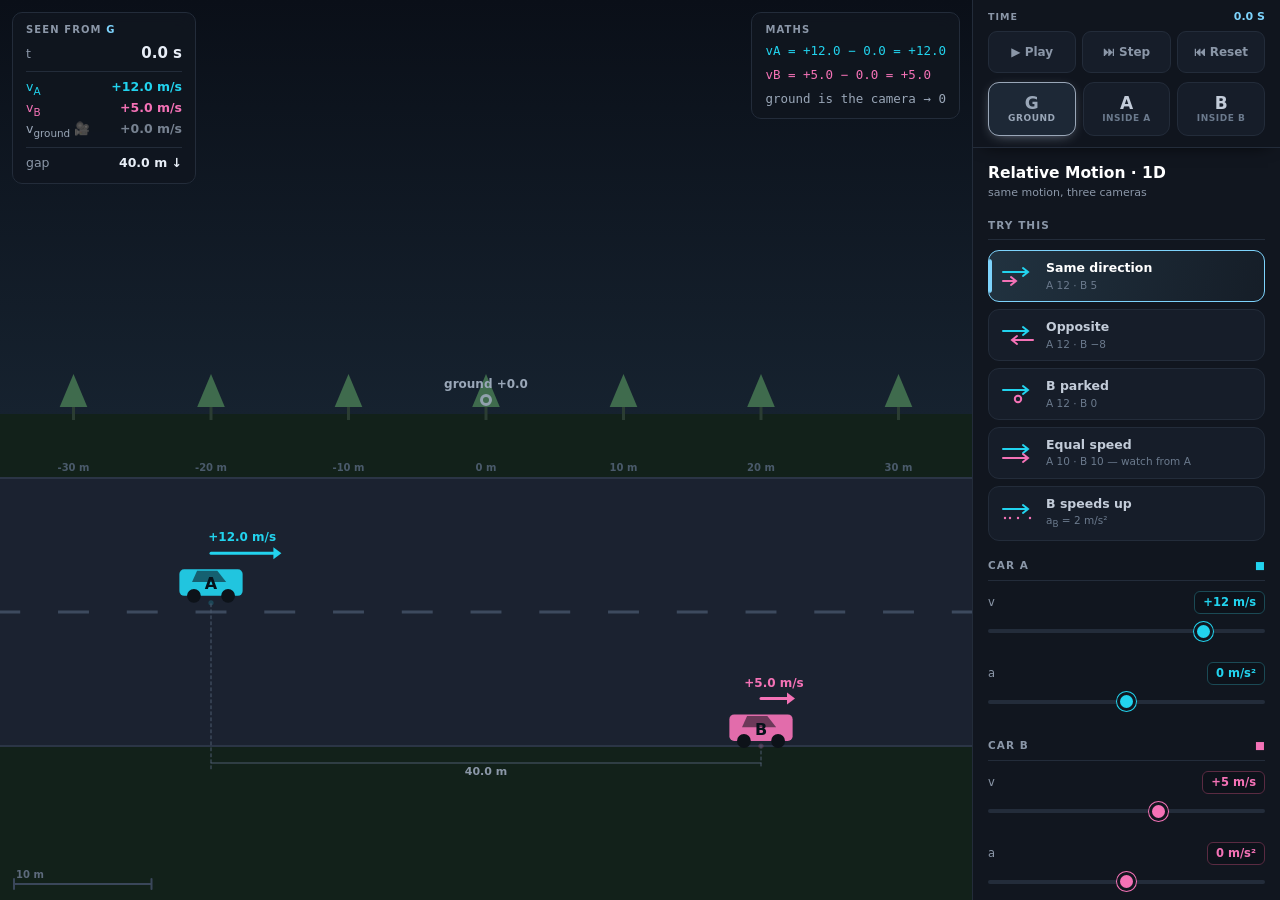
<file: relative_motion/index.html>
<!DOCTYPE html>
<html lang="en">
<head>
<meta charset="utf-8">
<meta name="viewport" content="width=device-width, initial-scale=1.0, maximum-scale=1.0, user-scalable=no, viewport-fit=cover">
<title>Relative Motion · 1D</title>
<style>
  :root{
    --bg:#0a0d12; --panel:#11161f; --line:#232c3a; --ink:#e8eef7; --dim:#8b97a8;
    --acc:#7dd3fc;
    --ca:#22d3ee; --cb:#f472b6; --cg:#9aa7b8;
  }
  *{box-sizing:border-box; margin:0; padding:0}
  html,body{height:100%; overscroll-behavior:none}
  body{
    background:var(--bg); color:var(--ink);
    font:13px/1.5 ui-sans-serif,system-ui,"Segoe UI",sans-serif;
    display:flex; overflow:hidden;
    -webkit-tap-highlight-color:transparent; touch-action:manipulation;
  }
  #stage{flex:1; position:relative; min-width:0; min-height:0}
  canvas{display:block; width:100%; height:100%; touch-action:none}

  /* ---- floating readouts ---- */
  .card{
    position:absolute; z-index:5;
    background:rgba(17,22,31,.88); border:1px solid var(--line); border-radius:10px;
    padding:10px 13px; backdrop-filter:blur(8px); -webkit-backdrop-filter:blur(8px);
    pointer-events:none;
  }
  #hud{ top:12px; left:12px; min-width:184px }
  #eqn{ top:12px; right:12px; font-family:'Consolas','Menlo',monospace; font-size:12.5px }

  .ttl{font:700 10px/1.3 ui-sans-serif,system-ui,sans-serif; letter-spacing:.11em;
       text-transform:uppercase; color:var(--dim); margin-bottom:6px}
  .ttl b{color:var(--acc); letter-spacing:0}
  .r{display:flex; justify-content:space-between; gap:16px; font-size:12.5px; align-items:baseline}
  .r .k{color:var(--dim)}
  .r .v{font-weight:700; font-variant-numeric:tabular-nums; color:var(--ink)}
  #hud hr{border:none; border-top:1px solid var(--line); margin:6px 0}
  .big{font-size:15px}
  .r.a .k,.r.a .v{color:var(--ca)}
  .r.b .k,.r.b .v{color:var(--cb)}
  .r.g .k,.r.g .v{color:var(--cg)}
  .r.me .k::after{content:' 🎥'}
  .r.me .v{opacity:.75}
  #eqn .l{color:var(--dim); margin-top:5px; white-space:nowrap}
  #eqn .l:first-of-type{margin-top:0}
  #eqn .l.a{color:var(--ca)} #eqn .l.b{color:var(--cb)} #eqn .l.g{color:var(--cg)}
  #eqn .l s{text-decoration:none; color:#5d6a7c}

  /* ---- right panel ---- */
  #panel{
    --px:15px; --pt:14px;
    width:308px; flex-shrink:0; min-width:0; max-width:100%;
    background:var(--panel); border-left:1px solid var(--line);
    padding:var(--pt) var(--px) 34px; overflow-y:auto; scrollbar-width:thin;
    scrollbar-color:var(--line) transparent;
    -webkit-overflow-scrolling:touch; overscroll-behavior:contain; touch-action:pan-y;
  }
  #panel::-webkit-scrollbar{width:5px}
  #panel::-webkit-scrollbar-thumb{background:var(--line); border-radius:3px}
  #panel h1{font:700 15.5px/1.3 ui-sans-serif,system-ui,sans-serif; color:#fff; margin-bottom:14px}
  #panel h1 span{display:block; font:400 11px/1.4 ui-sans-serif,system-ui,sans-serif;
    color:var(--dim); margin-top:2px}
  #panel h2{font:700 10.5px/1.3 ui-sans-serif,system-ui,sans-serif;
    letter-spacing:.1em; text-transform:uppercase;
    color:var(--dim); margin:18px 0 10px; padding-bottom:7px; border-bottom:1px solid var(--line)}
  #panel h2 i{font-style:normal; float:right; letter-spacing:0; text-transform:none}

  /* ---- sticky dock: time + transport + camera ---- */
  #dock{
    position:sticky; top:calc(-1 * var(--pt)); z-index:12;
    margin:calc(-1 * var(--pt)) calc(-1 * var(--px)) 15px;
    padding:10px var(--px) 11px;
    background:rgba(17,22,31,.95); border-bottom:1px solid var(--line);
    backdrop-filter:blur(10px); -webkit-backdrop-filter:blur(10px);
    box-shadow:0 8px 16px -12px #000;
  }
  #dock .btns button{min-height:42px; font-size:12px}
  #dock .tt{
    font:700 9.5px/1.3 ui-sans-serif,system-ui,sans-serif; letter-spacing:.11em;
    text-transform:uppercase; color:var(--dim); margin-bottom:7px;
    display:flex; justify-content:space-between; align-items:center;
  }
  #dock .tt b{color:var(--acc); font-variant-numeric:tabular-nums; letter-spacing:0; font-size:11px}

  /* ---- camera picker ---- */
  #cams{display:flex; gap:7px; margin-top:9px}
  #cams button{
    flex:1; min-height:54px; border:1px solid var(--line); border-radius:11px;
    background:#161d29; color:var(--dim); cursor:pointer; touch-action:manipulation;
    -webkit-user-select:none; user-select:none; padding:6px 2px;
    display:flex; flex-direction:column; align-items:center; justify-content:center; gap:1px;
    transition:background .16s, border-color .16s, color .16s;
  }
  #cams button .n{font:800 17px/1 ui-sans-serif,system-ui,sans-serif; color:#c3ccd9}
  #cams button .s{font:600 9px/1.2 ui-sans-serif,system-ui,sans-serif; letter-spacing:.06em;
    text-transform:uppercase; color:#6b7a8d}
  #cams button.on{background:#1d2836; box-shadow:0 3px 14px -6px currentColor}
  #cams button.on .n,#cams button.on .s{color:currentColor}
  #cams button[data-f=G].on{border-color:var(--cg); color:var(--cg)}
  #cams button[data-f=A].on{border-color:var(--ca); color:var(--ca)}
  #cams button[data-f=B].on{border-color:var(--cb); color:var(--cb)}
  #cams button:active{transform:scale(.97)}

  /* ---- preset cards ---- */
  .cases{display:flex; flex-direction:column; gap:7px}
  .case{
    position:relative; display:flex; align-items:center; gap:11px; width:100%;
    min-height:50px; padding:9px 12px; overflow:hidden;
    border:1px solid var(--line); border-radius:11px; background:#161d29;
    color:var(--dim); cursor:pointer; text-align:left; font:inherit;
    -webkit-user-select:none; user-select:none; touch-action:manipulation;
    transition:background .16s, border-color .16s, color .16s;
  }
  .case svg{width:34px; height:20px; flex-shrink:0; overflow:visible}
  .case .cn{display:block; font:700 12.5px/1.25 ui-sans-serif,system-ui,sans-serif; color:#c3ccd9}
  .case .cd{display:block; font-size:10.5px; line-height:1.35; color:#6b7a8d; margin-top:2px}
  .case::before{
    content:''; position:absolute; left:0; top:8px; bottom:8px; width:3px;
    border-radius:0 3px 3px 0; background:var(--acc); opacity:0; transition:opacity .16s;
  }
  .case.on{
    border-color:var(--acc); color:var(--acc);
    background:linear-gradient(100deg, rgba(125,211,252,.15), rgba(125,211,252,.04));
  }
  .case.on::before{opacity:1}
  .case.on .cn{color:#fff}
  .case:active{transform:scale(.985)}

  .row{margin-bottom:11px}
  .row label{display:flex; align-items:center; justify-content:space-between; gap:8px;
    font-size:11.5px; color:var(--dim); margin-bottom:3px}
  .row label b{
    color:var(--ink); font-weight:700; font-variant-numeric:tabular-nums; white-space:nowrap;
    background:#0d121a; border:1px solid var(--line); border-radius:6px; padding:2px 8px;
    font-size:11.5px;
  }
  .row.a label b{color:var(--ca); border-color:#1b4a55}
  .row.b label b{color:var(--cb); border-color:#5a2b42}
  input[type=range]{
    -webkit-appearance:none; appearance:none; width:100%; height:28px; margin:0;
    background:transparent; outline:none; cursor:pointer; touch-action:none;
  }
  input[type=range]::-webkit-slider-runnable-track{height:4px; border-radius:3px; background:var(--line)}
  input[type=range]::-webkit-slider-thumb{
    -webkit-appearance:none; width:19px; height:19px; margin-top:-7.5px; border-radius:50%;
    background:var(--acc); border:3px solid var(--panel);
    box-shadow:0 0 0 1px var(--acc); cursor:pointer;
  }
  input[type=range]::-moz-range-track{height:4px; border-radius:3px; background:var(--line)}
  input[type=range]::-moz-range-thumb{
    width:19px; height:19px; border-radius:50%; background:var(--acc);
    border:3px solid var(--panel); box-shadow:0 0 0 1px var(--acc); cursor:pointer;
  }
  .row.a input[type=range]::-webkit-slider-thumb{background:var(--ca); box-shadow:0 0 0 1px var(--ca)}
  .row.a input[type=range]::-moz-range-thumb{background:var(--ca); box-shadow:0 0 0 1px var(--ca)}
  .row.b input[type=range]::-webkit-slider-thumb{background:var(--cb); box-shadow:0 0 0 1px var(--cb)}
  .row.b input[type=range]::-moz-range-thumb{background:var(--cb); box-shadow:0 0 0 1px var(--cb)}

  .note{font-size:10.5px; line-height:1.4; color:#6b7a8d; font-style:italic; padding:2px 6px 4px}

  .btns{display:flex; gap:6px}
  .btns button{
    flex:1; min-height:44px; padding:8px 4px; border:1px solid var(--line); border-radius:9px;
    background:#161d29; color:var(--dim); cursor:pointer; touch-action:manipulation;
    -webkit-user-select:none; user-select:none;
    font:600 11.5px/1.25 ui-sans-serif,system-ui,sans-serif;
    transition:background .16s, border-color .16s, color .16s;
  }
  .btns button.on{background:var(--acc); color:#06121a; border-color:var(--acc)}
  .btns button:active{transform:scale(.97)}

  .chk{display:flex; align-items:center; gap:9px; cursor:pointer;
       color:#c3ccd9; font-size:12px; min-height:34px; padding:0 6px;
       border-radius:8px; user-select:none; -webkit-user-select:none; touch-action:manipulation}
  .chk input{width:17px; height:17px; accent-color:var(--acc); cursor:pointer; flex-shrink:0}
  .chk:active{background:#161d29}

  @media (hover:hover){
    .case:hover{border-color:#3a75a0; background:#1a2230}
    .case.on:hover{border-color:var(--acc)}
    .btns button:hover{color:var(--ink); border-color:var(--acc)}
    .btns button.on:hover{color:#06121a}
    #cams button:hover{color:var(--ink); border-color:#3a75a0}
    .chk:hover{background:#161d29}
  }

  /* ---- tablet / phone: panel drops below the stage ---- */
  @media (max-width:880px){
    body{flex-direction:column}
    #panel{
      width:100%; max-height:47vh; border-left:none; border-top:1px solid var(--line);
      --px:16px; --pt:12px; padding:var(--pt) var(--px) 26px;
    }
    .pgrid{display:grid; grid-template-columns:1fr 1fr; column-gap:22px; align-items:start}
    .pgrid > *{min-width:0}
    .pgrid > .full{grid-column:1 / -1}
  }
  @media (max-width:620px){
    .pgrid{grid-template-columns:1fr}
    #panel{max-height:50vh}
  }
  @media (max-width:560px){
    .card{padding:8px 10px}
    #hud{min-width:150px}
    #eqn{font-size:11px}
  }
  @media (max-width:470px){
    #panel{max-height:46vh}
    .card{padding:6px 8px; border-radius:8px}
    #hud{left:8px; width:calc(46% - 12px); min-width:0}
    #hud .r{font-size:11px; gap:6px}
    #hud .big{font-size:12.5px}
    #hud hr{margin:4px 0}
    #eqn{right:8px; width:calc(54% - 12px); font-size:9.5px; line-height:1.5}
    .ttl{font-size:9px; margin-bottom:3px}
  }
  /* ---- phone held sideways ----
     stacking here would squeeze the road into a letterbox slit, so go back to
     side by side with a narrow panel. Must come last to beat the rules above. */
  @media (max-width:880px) and (max-height:560px) and (orientation:landscape){
    body{flex-direction:row}
    #panel{
      width:min(268px,42vw); max-height:none;
      border-left:1px solid var(--line); border-top:none;
      --px:12px; --pt:10px; padding:var(--pt) var(--px) 24px;
    }
    .pgrid{grid-template-columns:1fr}
    #panel h1{font-size:14px; margin-bottom:10px}
    #panel h2{margin:14px 0 8px}
    #dock .btns button{min-height:38px}
    #cams button{min-height:46px}
    .case{min-height:44px; padding:7px 10px}
    .card{padding:7px 9px; border-radius:8px}
    #hud{left:8px; top:8px; min-width:0; width:auto}
    #hud .r{font-size:11px; gap:10px}
    #hud .big{font-size:12.5px}
    #hud hr{margin:4px 0}
    #eqn{right:8px; top:8px; width:auto; font-size:9.5px; line-height:1.5}
    .ttl{font-size:9px; margin-bottom:3px}
  }
</style>
</head>
<body>

<div id="stage">
  <canvas id="cv"></canvas>

  <div class="card" id="hud">
    <div class="ttl">Seen from <b id="o-frame">G</b></div>
    <div class="r"><span class="k">t</span><span class="v big" id="o-t">0.0 s</span></div>
    <hr>
    <div class="r a" id="row-A"><span class="k">v<sub>A</sub></span><span class="v" id="o-va">·</span></div>
    <div class="r b" id="row-B"><span class="k">v<sub>B</sub></span><span class="v" id="o-vb">·</span></div>
    <div class="r g" id="row-G"><span class="k">v<sub>ground</sub></span><span class="v" id="o-vg">·</span></div>
    <hr>
    <div class="r"><span class="k">gap</span><span class="v" id="o-gap">·</span></div>
  </div>

  <div class="card" id="eqn">
    <div class="ttl">Maths</div>
    <div class="l" id="e-1">·</div>
    <div class="l" id="e-2">·</div>
    <div class="l" id="e-3">·</div>
  </div>
</div>

<div id="panel">
  <div id="dock">
    <div class="tt"><span>Time</span><b id="d-t">0.0 s</b></div>
    <div class="btns">
      <button id="b-play">▶ Play</button>
      <button id="b-step">⏭ Step</button>
      <button id="b-reset">⏮ Reset</button>
    </div>
    <div id="cams">
      <button data-f="G" class="on"><span class="n">G</span><span class="s">ground</span></button>
      <button data-f="A"><span class="n">A</span><span class="s">inside A</span></button>
      <button data-f="B"><span class="n">B</span><span class="s">inside B</span></button>
    </div>
  </div>

  <h1>Relative Motion · 1D<span>same motion, three cameras</span></h1>

  <div class="pgrid">
  <div class="full">
    <h2>Try this</h2>
    <div class="cases" id="presets">
      <button class="case on" data-p="same">
        <svg viewBox="0 0 34 20" fill="none" stroke-linecap="round" stroke-width="2">
          <path d="M2 6 H26" stroke="#22d3ee"/><path d="M22 2 L27 6 L22 10" stroke="#22d3ee"/>
          <path d="M2 15 H14" stroke="#f472b6"/><path d="M10 11 L15 15 L10 19" stroke="#f472b6"/>
        </svg>
        <span><span class="cn">Same direction</span><span class="cd">A 12 · B 5</span></span>
      </button>
      <button class="case" data-p="opp">
        <svg viewBox="0 0 34 20" fill="none" stroke-linecap="round" stroke-width="2">
          <path d="M2 6 H26" stroke="#22d3ee"/><path d="M22 2 L27 6 L22 10" stroke="#22d3ee"/>
          <path d="M32 15 H12" stroke="#f472b6"/><path d="M16 11 L11 15 L16 19" stroke="#f472b6"/>
        </svg>
        <span><span class="cn">Opposite</span><span class="cd">A 12 · B −8</span></span>
      </button>
      <button class="case" data-p="rest">
        <svg viewBox="0 0 34 20" fill="none" stroke-linecap="round" stroke-width="2">
          <path d="M2 6 H26" stroke="#22d3ee"/><path d="M22 2 L27 6 L22 10" stroke="#22d3ee"/>
          <circle cx="17" cy="15" r="3.2" stroke="#f472b6"/>
        </svg>
        <span><span class="cn">B parked</span><span class="cd">A 12 · B 0</span></span>
      </button>
      <button class="case" data-p="equal">
        <svg viewBox="0 0 34 20" fill="none" stroke-linecap="round" stroke-width="2">
          <path d="M2 6 H26" stroke="#22d3ee"/><path d="M22 2 L27 6 L22 10" stroke="#22d3ee"/>
          <path d="M2 15 H26" stroke="#f472b6"/><path d="M22 11 L27 15 L22 19" stroke="#f472b6"/>
        </svg>
        <span><span class="cn">Equal speed</span><span class="cd">A 10 · B 10 — watch from A</span></span>
      </button>
      <button class="case" data-p="acc">
        <svg viewBox="0 0 34 20" fill="none" stroke-linecap="round" stroke-width="2">
          <path d="M2 6 H26" stroke="#22d3ee"/><path d="M22 2 L27 6 L22 10" stroke="#22d3ee"/>
          <circle cx="4" cy="15" r="1.2" fill="#f472b6" stroke="none"/>
          <circle cx="9" cy="15" r="1.2" fill="#f472b6" stroke="none"/>
          <circle cx="17" cy="15" r="1.2" fill="#f472b6" stroke="none"/>
          <circle cx="29" cy="15" r="1.2" fill="#f472b6" stroke="none"/>
        </svg>
        <span><span class="cn">B speeds up</span><span class="cd">a<sub>B</sub> = 2 m/s²</span></span>
      </button>
    </div>
  </div>

  <div>
  <h2>Car A <i style="color:#22d3ee">■</i></h2>
  <div class="row a"><label>v <b id="l-va">+12 m/s</b></label>
    <input type="range" id="i-va" min="-20" max="20" step="1" value="12"></div>
  <div class="row a"><label>a <b id="l-aa">0 m/s²</b></label>
    <input type="range" id="i-aa" min="-4" max="4" step="0.5" value="0"></div>
  </div>

  <div>
  <h2>Car B <i style="color:#f472b6">■</i></h2>
  <div class="row b"><label>v <b id="l-vb">+5 m/s</b></label>
    <input type="range" id="i-vb" min="-20" max="20" step="1" value="5"></div>
  <div class="row b"><label>a <b id="l-ab">0 m/s²</b></label>
    <input type="range" id="i-ab" min="-4" max="4" step="0.5" value="0"></div>
  </div>

  <div>
  <h2>Show</h2>
  <label class="chk"><input type="checkbox" id="c-arrow" checked> velocity arrows</label>
  <label class="chk"><input type="checkbox" id="c-dots" checked> strobe dots · every 0.5 s</label>
  <label class="chk"><input type="checkbox" id="c-gap" checked> gap between cars</label>
  <label class="chk"><input type="checkbox" id="c-km" checked> road numbers</label>
  <label class="chk"><input type="checkbox" id="c-flow"> trees &amp; road markings</label>
  <div class="note">driver's view only. Off: nothing outside to judge your own
    speed by, so you feel at rest and only the other car moves.</div>
  </div>

  <div>
  <h2>Setup</h2>
  <div class="row"><label>start gap <b id="l-d0">40 m</b></label>
    <input type="range" id="i-d0" min="10" max="120" step="5" value="40"></div>
  <div class="row"><label>time speed <b id="l-rate">0.3×</b></label>
    <input type="range" id="i-rate" min="0.2" max="2" step="0.1" value="0.3"></div>
  </div>
  </div>
</div>

<script>
(function(){
'use strict';

/* ---------------------------------------------------------------
   State.  Every car keeps (x0, v0, a) valid from time t0 onward, so a
   slider can be moved mid-run without the car ever jumping: we rebase
   x0/t0 to "here, now" and only the new number takes effect.
---------------------------------------------------------------- */
var S = {
  t:0, playing:false, rate:0.3,        // slow by default: easier to talk over
  frame:'G', prev:'G', tr:1,          // camera, previous camera, blend 0..1
  gap0:40,
  A:{x0:-20, v0:12, a:0, t0:0, face:1},
  B:{x0: 20, v0: 5, a:0, t0:0, face:1},
  trail:[], nextDot:0, snapZoom:true,
  show:{arrow:true, dots:true, gap:true, km:true, flow:false}
};
var COL = {A:'#22d3ee', B:'#f472b6', G:'#9aa7b8'};
var DOT_DT = 0.5, TRANS = 0.45, MAX_DOTS = 260;

function pos(o,t){ var d=t-o.t0; return o.x0 + o.v0*d + 0.5*o.a*d*d; }
function vel(o,t){ return o.v0 + o.a*(t-o.t0); }
function refX(f,t){ return f==='A'?pos(S.A,t) : f==='B'?pos(S.B,t) : 0; }
function refV(f,t){ return f==='A'?vel(S.A,t) : f==='B'?vel(S.B,t) : 0; }
function ease(u){ return u<=0?0 : u>=1?1 : u*u*(3-2*u); }
function fmt(v,d){ var s=(v<0?'−':'+'); return s+Math.abs(v).toFixed(d===undefined?1:d); }

/* ---------------- canvas ---------------- */
var stage=document.getElementById('stage'), cv=document.getElementById('cv');
var mctx=cv.getContext('2d'), ctx=mctx;          // `ctx` is swapped while cross-fading
var oc=document.createElement('canvas'), octx=oc.getContext('2d');
var W=0,H=0,dpr=1;
function resize(){
  dpr=window.devicePixelRatio||1;
  W=stage.clientWidth; H=stage.clientHeight;
  cv.width=oc.width=Math.round(W*dpr);
  cv.height=oc.height=Math.round(H*dpr);
  mctx.setTransform(dpr,0,0,dpr,0,0);
  octx.setTransform(dpr,0,0,dpr,0,0);
  layoutCards();
}

/* where the floating cards sit, so the mirror can duck under them on a phone */
var cardBox={bottom:0, free:1e9};
function layoutCards(){
  var h=document.getElementById('hud'), e=document.getElementById('eqn');
  cardBox.bottom=Math.max(h.offsetTop+h.offsetHeight, e.offsetTop+e.offsetHeight);
  cardBox.free=e.offsetLeft-(h.offsetLeft+h.offsetWidth)-24;
}
window.addEventListener('resize',resize);

var scale=8;                                   // px per metre, eased

/* nice round step so grid marks stay ~ every `minPx` pixels */
function niceStep(minPx){
  var want=minPx/scale, steps=[5,10,20,25,50,100,200,500,1000,2000,5000];
  for(var i=0;i<steps.length;i++) if(steps[i]>=want) return steps[i];
  return 10000;
}

/* ---------------- drawing helpers ---------------- */
function arrow(x,y,len,col,label){
  var dir = len<0?-1:1, L=Math.abs(len);
  // keep the whole arrow on the canvas — a long one near the edge would be cut off
  var tip=x+dir*(L+9);
  if(tip>W-6) x-=tip-(W-6); else if(tip<6) x+=6-tip;
  ctx.strokeStyle=col; ctx.fillStyle=col; ctx.lineWidth=3; ctx.lineCap='round';
  if(L<3){                                     // at rest in this frame
    ctx.globalAlpha=.9;
    ctx.beginPath(); ctx.arc(x,y,4.5,0,6.2832); ctx.stroke();
    ctx.globalAlpha=1;
  }else{
    ctx.beginPath(); ctx.moveTo(x,y); ctx.lineTo(x+dir*L,y); ctx.stroke();
    ctx.beginPath();
    ctx.moveTo(x+dir*(L+8),y); ctx.lineTo(x+dir*L,y-6); ctx.lineTo(x+dir*L,y+6);
    ctx.closePath(); ctx.fill();
  }
  if(label){
    ctx.font='700 12px ui-sans-serif,system-ui,sans-serif';
    ctx.textAlign='center'; ctx.textBaseline='bottom';
    ctx.fillText(label, x+dir*(L/2), y-9);
  }
}

function tree(x,base,h){
  ctx.fillStyle='#2b3d33';
  ctx.fillRect(x-1.5, base-h*0.32, 3, h*0.32);
  ctx.fillStyle='#3f6b4d';
  ctx.beginPath();
  ctx.moveTo(x, base-h); ctx.lineTo(x+h*0.30, base-h*0.28); ctx.lineTo(x-h*0.30, base-h*0.28);
  ctx.closePath(); ctx.fill();
}

function car(x, base, len, col, name, isCam, faceRight){
  var h=len*0.42, w=len, r=Math.max(2,h*0.18);
  var y=base-h;
  ctx.save();
  ctx.translate(x,0);
  if(!faceRight) ctx.scale(-1,1);
  // body
  ctx.fillStyle=col; ctx.globalAlpha=.92;
  ctx.beginPath();
  if(ctx.roundRect){ ctx.roundRect(-w/2, y, w, h, r); } else { ctx.rect(-w/2,y,w,h); }
  ctx.fill(); ctx.globalAlpha=1;
  // cabin
  ctx.fillStyle='#0b1017'; ctx.globalAlpha=.55;
  ctx.beginPath();
  ctx.moveTo(-w*0.22, y+h*0.06);
  ctx.lineTo( w*0.10, y+h*0.06);
  ctx.lineTo( w*0.24, y+h*0.48);
  ctx.lineTo(-w*0.30, y+h*0.48);
  ctx.closePath(); ctx.fill(); ctx.globalAlpha=1;
  // wheels
  ctx.fillStyle='#0d1219';
  var wr=Math.max(2.2,h*0.26);
  ctx.beginPath(); ctx.arc(-w*0.27, base, wr, 0, 6.2832); ctx.fill();
  ctx.beginPath(); ctx.arc( w*0.27, base, wr, 0, 6.2832); ctx.fill();
  ctx.restore();
  // name badge
  ctx.font='800 '+Math.max(10,Math.min(16,h*0.62))+'px ui-sans-serif,system-ui,sans-serif';
  ctx.textAlign='center'; ctx.textBaseline='middle';
  ctx.fillStyle='#06121a';
  ctx.fillText(name, x, y+h*0.60);
  if(isCam){
    ctx.font='13px system-ui,"Segoe UI Emoji",sans-serif';
    ctx.textBaseline='bottom';
    ctx.fillText('🎥', x, y-4);
  }
}

/* =================================================================
   THE GROUND CAMERA — the road from the side, both cars in view.
   ================================================================= */
function paintSide(f,t){
  var xa=pos(S.A,t), xb=pos(S.B,t), va=vel(S.A,t), vb=vel(S.B,t);
  var origin=refX(f,t);

  // zoom so both cars always stay on screen
  var half=Math.max(Math.abs(xa-origin), Math.abs(xb-origin))+12;
  if(half<26) half=26;
  var target=Math.max(0.45, Math.min(15, (W/2-46)/half));
  if(S.snapZoom){ scale=target; S.snapZoom=false; }
  else scale += (target-scale)*0.12;

  var sx=function(xw){ return W/2+(xw-origin)*scale; };

  var horizon=H*0.46, roadTop=H*0.53, roadBot=H*0.83;
  var laneA=roadTop+(roadBot-roadTop)*0.44, laneB=roadBot-6;
  var carLen=Math.max(20, Math.min(96, 4.6*scale));

  // ---- sky + ground ----
  var g=ctx.createLinearGradient(0,0,0,horizon);
  g.addColorStop(0,'#0a0f18'); g.addColorStop(1,'#16222f');
  ctx.fillStyle=g; ctx.fillRect(0,0,W,horizon);
  ctx.fillStyle='#12211a'; ctx.fillRect(0,horizon,W,H-horizon);

  // ---- ground furniture (fixed to the ROAD, so it slides when the camera rides a car) ----
  var step=niceStep(78);
  var wMin=origin-(W/2)/scale-step, wMax=origin+(W/2)/scale+step;
  var i0=Math.floor(wMin/step), i1=Math.ceil(wMax/step);
  var k, xw, px;
  for(k=i0;k<=i1;k++){
    xw=k*step; px=sx(xw);
    tree(px, horizon+6, Math.max(16,Math.min(46, 5*scale)));
    if(S.show.km){
      ctx.font='600 10px ui-sans-serif,system-ui,sans-serif';
      ctx.textAlign='center'; ctx.textBaseline='top';
      ctx.fillStyle='#4a5a6b';
      ctx.fillText(xw+' m', px, roadTop-14);
    }
  }

  // ---- road ----
  ctx.fillStyle='#1b2230'; ctx.fillRect(0,roadTop,W,roadBot-roadTop);
  ctx.fillStyle='#2b3546'; ctx.fillRect(0,roadTop,W,2); ctx.fillRect(0,roadBot-2,W,2);
  // dashes ride with the road, so in frame A/B they visibly stream backwards
  var dstep=niceStep(46), dlen=dstep*0.45*scale;
  ctx.fillStyle='#3d4a5e';
  for(k=Math.floor(wMin/dstep); k<=Math.ceil(wMax/dstep); k++){
    px=sx(k*dstep);
    ctx.fillRect(px-dlen/2, (roadTop+roadBot)/2-1.5, dlen, 3);
  }

  // ---- strobe dots ----
  if(S.show.dots){
    for(k=0;k<S.trail.length;k++){
      var d=S.trail[k];
      var rf=(f==='A'?d.xa:f==='B'?d.xb:0);
      var ra=d.xa-rf, rb=d.xb-rf;
      var al=0.20+0.55*(k/Math.max(1,S.trail.length-1));
      ctx.globalAlpha=al;
      ctx.fillStyle=COL.A;
      ctx.beginPath(); ctx.arc(W/2+ra*scale, laneA+7, 2.6, 0, 6.2832); ctx.fill();
      ctx.fillStyle=COL.B;
      ctx.beginPath(); ctx.arc(W/2+rb*scale, laneB+5, 2.6, 0, 6.2832); ctx.fill();
      ctx.globalAlpha=1;
    }
  }

  var pxa=sx(xa), pxb=sx(xb);

  // ---- gap ----
  if(S.show.gap){
    var gy=roadBot+16, dx=xb-xa;
    ctx.strokeStyle='#4d5b6e'; ctx.lineWidth=1; ctx.setLineDash([3,3]);
    ctx.beginPath(); ctx.moveTo(pxa,laneA+8); ctx.lineTo(pxa,gy+6);
    ctx.moveTo(pxb,laneB+4); ctx.lineTo(pxb,gy+6); ctx.stroke();
    ctx.setLineDash([]);
    ctx.beginPath(); ctx.moveTo(pxa,gy); ctx.lineTo(pxb,gy); ctx.stroke();
    ctx.font='700 11px ui-sans-serif,system-ui,sans-serif';
    ctx.textAlign='center'; ctx.textBaseline='top';
    ctx.fillStyle='#8b97a8';
    ctx.fillText(Math.abs(dx).toFixed(1)+' m', (pxa+pxb)/2, gy+4);
  }

  // ---- cars ----
  car(pxa, laneA, carLen, COL.A, 'A', f==='A', S.A.face>0);
  car(pxb, laneB, carLen, COL.B, 'B', f==='B', S.B.face>0);

  // ---- velocity arrows, measured in the CURRENT frame ----
  var vr=refV(f,t);
  var rva=va-vr, rvb=vb-vr, rvg=-vr;
  if(S.show.arrow){
    var K=Math.max(3, Math.min(5.2, W*0.006));
    arrow(pxa, laneA-carLen*0.42-16, rva*K, COL.A, fmt(rva)+' m/s');
    arrow(pxb, laneB-carLen*0.42-16, rvb*K, COL.B, fmt(rvb)+' m/s');
    // the ground itself: pin the arrow to the marker nearest the middle
    var near=Math.round(origin/step)*step, npx=sx(near);
    arrow(npx, horizon-14, rvg*K, COL.G, 'ground '+fmt(rvg));
  }

  // ---- scale bar ----
  var bar=niceStep(70), bpx=bar*scale;
  ctx.strokeStyle='#3a475a'; ctx.lineWidth=2;
  ctx.beginPath();
  ctx.moveTo(14,H-16); ctx.lineTo(14+bpx,H-16);
  ctx.moveTo(14,H-21); ctx.lineTo(14,H-11);
  ctx.moveTo(14+bpx,H-21); ctx.lineTo(14+bpx,H-11);
  ctx.stroke();
  ctx.font='600 10px ui-sans-serif,system-ui,sans-serif';
  ctx.textAlign='left'; ctx.textBaseline='bottom';
  ctx.fillStyle='#5d6a7c';
  ctx.fillText(bar+' m', 16, H-20);
}

/* =================================================================
   THE CAMERAS INSIDE THE CARS — what the driver sees through the
   windscreen: the road rushing at you and the other car, nothing else.
   Distance d ahead maps to the screen through a pinhole:
       y = horizon + F(eye − z)/d      x = centre + F·u/d
   Both the road edges and the trees fall out of that one rule.
   ================================================================= */
var EYE=2.4, ROADW=3.6, LANEU=1.9, TREEU=6.6, CARW=1.85, CARH=1.5;

function carPOV(x,base,w,h,col,name,front){
  var r=Math.max(1.5,h*0.17);
  ctx.fillStyle='rgba(0,0,0,.38)';
  ctx.beginPath(); ctx.ellipse(x, base, w*0.58, Math.max(1.4,h*0.11), 0,0,6.2832); ctx.fill();
  ctx.fillStyle=col; ctx.globalAlpha=.94;
  ctx.beginPath();
  if(ctx.roundRect) ctx.roundRect(x-w/2, base-h, w, h, r); else ctx.rect(x-w/2,base-h,w,h);
  ctx.fill(); ctx.globalAlpha=1;
  ctx.fillStyle='#0b1017'; ctx.globalAlpha=.55;                     // window
  ctx.beginPath();
  if(ctx.roundRect) ctx.roundRect(x-w*0.35, base-h*0.93, w*0.70, h*0.38, r*0.7);
  else ctx.rect(x-w*0.35, base-h*0.93, w*0.70, h*0.38);
  ctx.fill(); ctx.globalAlpha=1;
  ctx.fillStyle= front ? '#ffe9a8' : '#ff5a5a';                     // head / tail lamps
  var lw=Math.max(1,w*0.15), lh=Math.max(1,h*0.14);
  ctx.fillRect(x-w*0.45, base-h*0.42, lw, lh);
  ctx.fillRect(x+w*0.45-lw, base-h*0.42, lw, lh);
  ctx.fillStyle='#0d1219';                                          // wheels
  ctx.fillRect(x-w*0.52, base-h*0.17, Math.max(1,w*0.13), h*0.17);
  ctx.fillRect(x+w*0.39, base-h*0.17, Math.max(1,w*0.13), h*0.17);
  if(w>30){
    ctx.font='800 '+(h*0.30).toFixed(0)+'px ui-sans-serif,system-ui,sans-serif';
    ctx.textAlign='center'; ctx.textBaseline='middle';
    ctx.fillStyle='#06121a';
    ctx.fillText(name, x, base-h*0.30);
  }
}

/* one panel of driver's view: the whole windscreen, or the little mirror */
function povPanel(bx,by,bw,bh, camCar, othCar, dir, t, mirror){
  var cx=bx+bw/2, hy=by+bh*(mirror?0.38:0.38), F=0.72*bw, yBot=by+bh;
  var xc=pos(camCar,t), xo=pos(othCar,t), vo=vel(othCar,t);
  var k=ROADW/EYE, isA=(camCar===S.A);
  function Y(d,z){ return hy + F*(EYE-(z||0))/d; }
  function X(d,u){ return cx + F*u/d; }
  var dMin=Math.max(1.1, F*EYE/(yBot-hy)), dMax=mirror?90:260;

  ctx.save();
  ctx.beginPath();
  if(mirror&&ctx.roundRect) ctx.roundRect(bx,by,bw,bh,7); else ctx.rect(bx,by,bw,bh);
  ctx.clip();

  var g=ctx.createLinearGradient(0,by,0,hy);
  g.addColorStop(0,'#0a0f18'); g.addColorStop(1,'#16222f');
  ctx.fillStyle=g; ctx.fillRect(bx,by,bw,hy-by);
  ctx.fillStyle='#12211a'; ctx.fillRect(bx,hy,bw,yBot-hy);

  // road: both edges are straight lines out of the vanishing point
  ctx.fillStyle='#1b2230';
  ctx.beginPath();
  ctx.moveTo(cx,hy); ctx.lineTo(cx-k*(yBot-hy),yBot); ctx.lineTo(cx+k*(yBot-hy),yBot);
  ctx.closePath(); ctx.fill();
  ctx.strokeStyle='#4a5872'; ctx.lineWidth=mirror?1:2.5;
  ctx.beginPath();
  ctx.moveTo(cx,hy); ctx.lineTo(cx-k*(yBot-hy),yBot);
  ctx.moveTo(cx,hy); ctx.lineTo(cx+k*(yBot-hy),yBot);
  ctx.stroke();

  /* Everything below belongs to the GROUND.  Leave it out and there is nothing
     outside the car to judge your own speed against — which is exactly how it
     feels to sit in a moving car, and leaves the other car as the only thing
     in the window that moves.  The tick-box puts the world back. */
  if(S.show.flow){

  // walk the ground-fixed marks that fall inside the view, far ones first
  function marks(step,cb){
    var p1=xc+dMin*dir, p2=xc+dMax*dir;
    var lo=Math.min(p1,p2), hi=Math.max(p1,p2), list=[], m;
    for(m=Math.ceil(lo/step); m<=Math.floor(hi/step); m++)
      list.push({m:m, label:m*step, d:(m*step-xc)*dir});
    list.sort(function(a,b){ return b.d-a.d; });
    for(var i=0;i<list.length;i++) cb(list[i]);
  }

  // centre dashes streaming past
  ctx.fillStyle='#3d4a5e';
  marks(9,function(o){
    var d0=o.d, d1=o.d+3.2;
    if(d1<dMin) return;
    if(d0<dMin) d0=dMin;
    var y0=Y(d0), y1=Y(d1), w0=F*0.17/d0, w1=F*0.17/d1;
    ctx.beginPath();
    ctx.moveTo(cx-w0,y0); ctx.lineTo(cx+w0,y0); ctx.lineTo(cx+w1,y1); ctx.lineTo(cx-w1,y1);
    ctx.closePath(); ctx.fill();
  });

  // roadside trees, and the distance signs that let you read the ground
  marks(mirror?50:25,function(o){
    if(o.d<dMin+0.8 || o.d>170) return;
    var side=(o.m%2===0)?-1:1;
    tree(X(o.d,side*TREEU), Y(o.d), F*4.6/o.d);
    if(S.show.km && !mirror && o.d<90 && o.m%2===0){
      var fs=Math.max(8, Math.min(15, F*0.85/o.d));
      ctx.font='600 '+fs.toFixed(1)+'px ui-sans-serif,system-ui,sans-serif';
      ctx.textAlign='center'; ctx.textBaseline='bottom';
      ctx.fillStyle='#5b6d82';
      ctx.fillText(o.label+' m', X(o.d,side*(TREEU-2.4)), Y(o.d,1.5));
    }
  });

  }   /* end of the ground-fixed world */

  // strobe dots: where the other car was, every 0.5 s
  if(S.show.dots && !mirror){
    for(var i=0;i<S.trail.length;i++){
      var tr=S.trail[i];
      var dd=((isA?tr.xb:tr.xa)-(isA?tr.xa:tr.xb))*dir;
      if(dd<Math.max(dMin+0.4,4)||dd>dMax) continue;
      ctx.globalAlpha=0.25+0.5*(i/Math.max(1,S.trail.length-1));
      ctx.fillStyle=isA?COL.B:COL.A;
      ctx.beginPath();
      // laid down beside the lane, so the car itself never hides its own trail
      ctx.arc(X(dd,LANEU+1.25), Y(dd), Math.max(1.4,Math.min(7,F*0.19/dd)), 0, 6.2832);
      ctx.fill(); ctx.globalAlpha=1;
    }
  }

  // the other car, in the next lane
  var dO=(xo-xc)*dir, seen=false;
  if(dO>=2.6 && dO<=dMax){
    seen=true;
    var wpx=F*CARW/dO, hpx=F*CARH/dO, base=Y(dO), sxx=X(dO,LANEU);
    carPOV(sxx, base, wpx, hpx, isA?COL.B:COL.A, isA?'B':'A', vo*dir<0);
    if(!mirror && S.show.gap && wpx>12){
      ctx.font='700 12px ui-sans-serif,system-ui,sans-serif';
      ctx.textAlign='center'; ctx.textBaseline='bottom';
      ctx.fillStyle='#c3ccd9';
      ctx.fillText(Math.abs(xo-xc).toFixed(1)+' m', sxx, base-hpx-9);
    }
  }
  ctx.restore();
  return seen;
}

function chip(x,y,text,col,align){
  ctx.font='700 12px ui-sans-serif,system-ui,sans-serif';
  var w=ctx.measureText(text).width+18, h=25;
  if(align==='center') x-=w/2; else if(align==='right') x-=w;
  ctx.fillStyle='rgba(10,13,18,.82)'; ctx.strokeStyle=col; ctx.lineWidth=1;
  ctx.beginPath();
  if(ctx.roundRect) ctx.roundRect(x,y,w,h,8); else ctx.rect(x,y,w,h);
  ctx.fill(); ctx.stroke();
  ctx.fillStyle=col; ctx.textAlign='left'; ctx.textBaseline='middle';
  ctx.fillText(text, x+9, y+h/2+.5);
}

function paintPOV(f,t){
  var camCar=(f==='A'?S.A:S.B), othCar=(f==='A'?S.B:S.A);
  var dir=camCar.face, other=(f==='A'?'B':'A');
  var xc=pos(camCar,t), xo=pos(othCar,t), vc=vel(camCar,t), vo=vel(othCar,t);
  var dO=(xo-xc)*dir;

  povPanel(0,0,W,H, camCar, othCar, dir, t, false);

  // ---- you are sitting inside a car: pillars + dashboard ----
  ctx.fillStyle='#0b1017';
  ctx.beginPath();
  ctx.moveTo(0,0); ctx.lineTo(W*0.030,0); ctx.lineTo(0,H*0.55); ctx.closePath(); ctx.fill();
  ctx.beginPath();
  ctx.moveTo(W,0); ctx.lineTo(W*0.970,0); ctx.lineTo(W,H*0.55); ctx.closePath(); ctx.fill();
  var dh=Math.max(50,H*0.16);
  var gd=ctx.createLinearGradient(0,H-dh*1.3,0,H);
  gd.addColorStop(0,'#0d1219'); gd.addColorStop(1,'#04070a');
  ctx.fillStyle=gd;
  ctx.beginPath();
  ctx.moveTo(0,H); ctx.lineTo(0,H-dh*0.60);
  ctx.quadraticCurveTo(W/2, H-dh*1.32, W, H-dh*0.60);
  ctx.lineTo(W,H); ctx.closePath(); ctx.fill();

  // ---- rear-view mirror: the road behind you ----
  var mw=Math.min(320,Math.max(126,W*0.28)), mh=mw*0.30, mx=W/2-mw/2;
  var my=Math.max(8,H*0.012), tucked=(mw>cardBox.free);
  // on a phone the cards fill the top: drop the mirror under them and off to the
  // left, where it can't sit on top of the far car near the vanishing point
  if(tucked){ my=cardBox.bottom+10; mx=12; }
  var inMirror=povPanel(mx,my,mw,mh, camCar, othCar, -dir, t, true);
  ctx.strokeStyle=inMirror?COL[other]:'#2b3546'; ctx.lineWidth=inMirror?2:1.5;
  ctx.beginPath();
  if(ctx.roundRect) ctx.roundRect(mx,my,mw,mh,7); else ctx.rect(mx,my,mw,mh);
  ctx.stroke();
  ctx.font='700 9px ui-sans-serif,system-ui,sans-serif';
  ctx.textAlign='center'; ctx.textBaseline='top';
  ctx.fillStyle='#5d6a7c';
  ctx.fillText('MIRROR', mx+mw/2, my+mh+4);

  // ---- what the driver should notice ----
  var vg=-vc;                                   // the ground, seen from this car
  // the number stays honest even when there is no scenery left to show it off
  chip(14, H-34, 'ground '+fmt(vg)+' m/s'+
       ((S.show.flow||Math.abs(vg)<0.05||W<560)?'':' · nothing to see it by'), COL.G, 'left');
  if(W>620) chip(W/2, H-34, '🎥 you are in car '+f, COL[f], 'center');
  if(dO<2.6){
    var behind=(dO<=-2.6);
    chip(tucked?mx:W/2, my+mh+18, behind ? other+' is behind you → mirror'
                                         : other+' is right beside you',
         COL[other], tucked?'left':'center');
  }else{
    var closing=(vo-vc)*dir;
    chip(W-14, H-34,
         other+(Math.abs(closing)<0.05 ? ' holds its place'
              : closing<0 ? ' coming closer' : ' pulling away'),
         COL[other], 'right');
  }
}

/* =================================================================
   Ground camera and driver camera are different pictures, so the
   switch is a cross-fade rather than a pan.
   ================================================================= */
function paint(f,t){ if(f==='G') paintSide(f,t); else paintPOV(f,t); }

function draw(){
  var t=S.t, e=ease(S.tr);
  if(S.tr<1 && S.prev!==S.frame){
    paint(S.prev,t);
    var main=ctx;
    ctx=octx; octx.setTransform(dpr,0,0,dpr,0,0); octx.clearRect(0,0,W,H);
    paint(S.frame,t);
    ctx=main;
    ctx.save(); ctx.globalAlpha=e; ctx.drawImage(oc,0,0,W,H); ctx.restore();
  }else{
    paint(S.frame,t);
  }
  readout(t);
}

/* ---------------- numbers ---------------- */
var $=function(id){ return document.getElementById(id); };
function readout(t){
  var va=vel(S.A,t), vb=vel(S.B,t), vr=refV(S.frame,t);
  var dx=pos(S.B,t)-pos(S.A,t);
  var rva=va-vr, rvb=vb-vr, rvg=-vr;
  $('o-frame').textContent=S.frame;
  $('o-t').textContent=t.toFixed(1)+' s';
  $('d-t').textContent=t.toFixed(1)+' s';
  $('o-va').textContent=fmt(rva)+' m/s';
  $('o-vb').textContent=fmt(rvb)+' m/s';
  $('o-vg').textContent=fmt(rvg)+' m/s';
  // the gap shrinks or grows at the same rate in EVERY frame — worth pointing at
  var rate=dx*(vb-va);
  $('o-gap').textContent=Math.abs(dx).toFixed(1)+' m'+(Math.abs(rate)<1e-6?'':rate<0?' ↓':' ↑');
  $('row-A').classList.toggle('me', S.frame==='A');
  $('row-B').classList.toggle('me', S.frame==='B');
  $('row-G').classList.toggle('me', S.frame==='G');

  // v(seen from F) = v(ground) − v(F), written out with the numbers in place
  var f=S.frame, lines=[
    {c:'a', n:'A', v:va, on:f!=='A'},
    {c:'b', n:'B', v:vb, on:f!=='B'},
    {c:'g', n:'ground', v:0, on:f!=='G'}
  ], out=[], j;
  for(j=0;j<lines.length;j++){
    var L=lines[j];
    if(!L.on){ out.push({c:L.c, s:L.n+' is the camera → 0'}); continue; }
    out.push({c:L.c, s:'v'+L.n+' = '+fmt(L.v)+' '+(vr<0?'+':'−')+' '+Math.abs(vr).toFixed(1)+' = '+fmt(L.v-vr)});
  }
  for(j=0;j<3;j++){
    var el=$('e-'+(j+1));
    el.className='l '+out[j].c;
    el.textContent=out[j].s;
  }
}

/* ---------------- loop ---------------- */
var last=0;
function frame(now){
  var dt=(now-last)/1000; last=now;
  if(!(dt>0)||dt>0.1) dt=0.016;
  if(S.tr<1){ S.tr=Math.min(1,S.tr+dt/TRANS); }
  faceUp(S.A); faceUp(S.B);
  if(S.playing){
    S.t+=dt*S.rate;
    while(S.nextDot<=S.t){ recordDot(S.nextDot); S.nextDot+=DOT_DT; }
  }
  draw();
  requestAnimationFrame(frame);
}
/* which way is the driver looking?  the way the car is driving.  It stays put
   while the car is nearly stopped, so the view can't flicker at a standstill. */
function faceUp(o){
  var v=vel(o,S.t);
  if(Math.abs(v)>0.5) o.face=(v>0?1:-1);
}
function recordDot(tt){
  S.trail.push({t:tt, xa:pos(S.A,tt), xb:pos(S.B,tt)});
  if(S.trail.length>MAX_DOTS) S.trail.shift();
}

/* ---------------- controls ---------------- */
function setFrame(f){
  if(f===S.frame) return;
  // freeze where the old camera was, then glide to the new one
  S.prev=S.frame; S.frame=f; S.tr=0;
  var b=document.querySelectorAll('#cams button'), i;
  for(i=0;i<b.length;i++) b[i].classList.toggle('on', b[i].dataset.f===f);
}
document.getElementById('cams').addEventListener('click',function(ev){
  var b=ev.target.closest('button'); if(b) setFrame(b.dataset.f);
});

function play(on){
  S.playing=on;
  var b=$('b-play');
  b.textContent=on?'⏸ Pause':'▶ Play';
  b.classList.toggle('on',on);
}
$('b-play').onclick=function(){ play(!S.playing); };
$('b-step').onclick=function(){
  play(false);
  S.t+=0.2;
  while(S.nextDot<=S.t){ recordDot(S.nextDot); S.nextDot+=DOT_DT; }
};
$('b-reset').onclick=function(){ reset(); };

function reset(){
  play(false);
  S.t=0; S.trail=[]; S.nextDot=0;
  S.A.x0=-S.gap0/2; S.A.t0=0; S.A.face=S.A.v0<0?-1:1;
  S.B.x0= S.gap0/2; S.B.t0=0; S.B.face=S.B.v0<0?-1:1;
  S.snapZoom=true;
  recordDot(0); S.nextDot=DOT_DT;
}

/* a slider moved mid-run must not teleport the car: rebase to here-and-now */
function rebase(o){ var x=pos(o,S.t), v=vel(o,S.t); o.x0=x; o.v0=v; o.t0=S.t; }

function bindV(car,inp,lab){
  $(inp).addEventListener('input',function(){
    rebase(S[car]);
    S[car].v0=parseFloat(this.value);
    $(lab).textContent=fmt(S[car].v0,0)+' m/s';
    clearPreset();
  });
}
function bindA(car,inp,lab){
  $(inp).addEventListener('input',function(){
    rebase(S[car]);
    S[car].a=parseFloat(this.value);
    $(lab).textContent=(S[car].a?fmt(S[car].a,1):'0')+' m/s²';
    clearPreset();
  });
}
bindV('A','i-va','l-va'); bindA('A','i-aa','l-aa');
bindV('B','i-vb','l-vb'); bindA('B','i-ab','l-ab');

$('i-d0').addEventListener('input',function(){
  S.gap0=parseFloat(this.value);
  $('l-d0').textContent=S.gap0+' m';
  reset();
});
$('i-rate').addEventListener('input',function(){
  S.rate=parseFloat(this.value);
  $('l-rate').textContent=S.rate.toFixed(1)+'×';
});

var chk={'c-arrow':'arrow','c-dots':'dots','c-gap':'gap','c-km':'km','c-flow':'flow'};
Object.keys(chk).forEach(function(id){
  $(id).addEventListener('change',function(){ S.show[chk[id]]=this.checked; });
});

/* ---------------- presets ---------------- */
var PRESETS={
  same:{va:12,aa:0,vb:5,ab:0,f:'G'},
  opp:{va:12,aa:0,vb:-8,ab:0,f:'G'},
  rest:{va:12,aa:0,vb:0,ab:0,f:'A'},
  equal:{va:10,aa:0,vb:10,ab:0,f:'A'},
  acc:{va:12,aa:0,vb:5,ab:2,f:'A'}
};
function clearPreset(){
  var b=document.querySelectorAll('#presets .case'), i;
  for(i=0;i<b.length;i++) b[i].classList.remove('on');
}
function applyPreset(key){
  var p=PRESETS[key]; if(!p) return;
  S.A.v0=p.va; S.A.a=p.aa; S.B.v0=p.vb; S.B.a=p.ab;
  $('i-va').value=p.va; $('l-va').textContent=fmt(p.va,0)+' m/s';
  $('i-aa').value=p.aa; $('l-aa').textContent=(p.aa?fmt(p.aa,1):'0')+' m/s²';
  $('i-vb').value=p.vb; $('l-vb').textContent=fmt(p.vb,0)+' m/s';
  $('i-ab').value=p.ab; $('l-ab').textContent=(p.ab?fmt(p.ab,1):'0')+' m/s²';
  reset();
  setFrame(p.f); S.tr=1;
  clearPreset();
  var b=document.querySelector('#presets .case[data-p="'+key+'"]');
  if(b) b.classList.add('on');
}
document.getElementById('presets').addEventListener('click',function(ev){
  var b=ev.target.closest('.case'); if(b) applyPreset(b.dataset.p);
});

/* keyboard: space = play, G/A/B = camera, R = reset */
window.addEventListener('keydown',function(ev){
  var k=ev.key.toLowerCase();
  if(k===' '||ev.code==='Space'){ ev.preventDefault(); play(!S.playing); }
  else if(k==='g'||k==='a'||k==='b') setFrame(k.toUpperCase());
  else if(k==='r') reset();
});

/* ---------------- go ---------------- */
/* deep link, so a lesson can open straight on a case:  ?p=equal&f=A&t=6 */
function fromURL(){
  var q=new URLSearchParams(location.search);
  if(q.get('p')) applyPreset(q.get('p'));
  var f=(q.get('f')||'').toUpperCase();
  if(f==='G'||f==='A'||f==='B'){ setFrame(f); S.tr=1; }
  var t=parseFloat(q.get('t'));
  if(t>0){ S.t=t; while(S.nextDot<=S.t){ recordDot(S.nextDot); S.nextDot+=DOT_DT; } S.snapZoom=true; }
}

resize();
reset();
fromURL();
requestAnimationFrame(function(n){ last=n; frame(n); });
})();
</script>
</body>
</html>
</file>
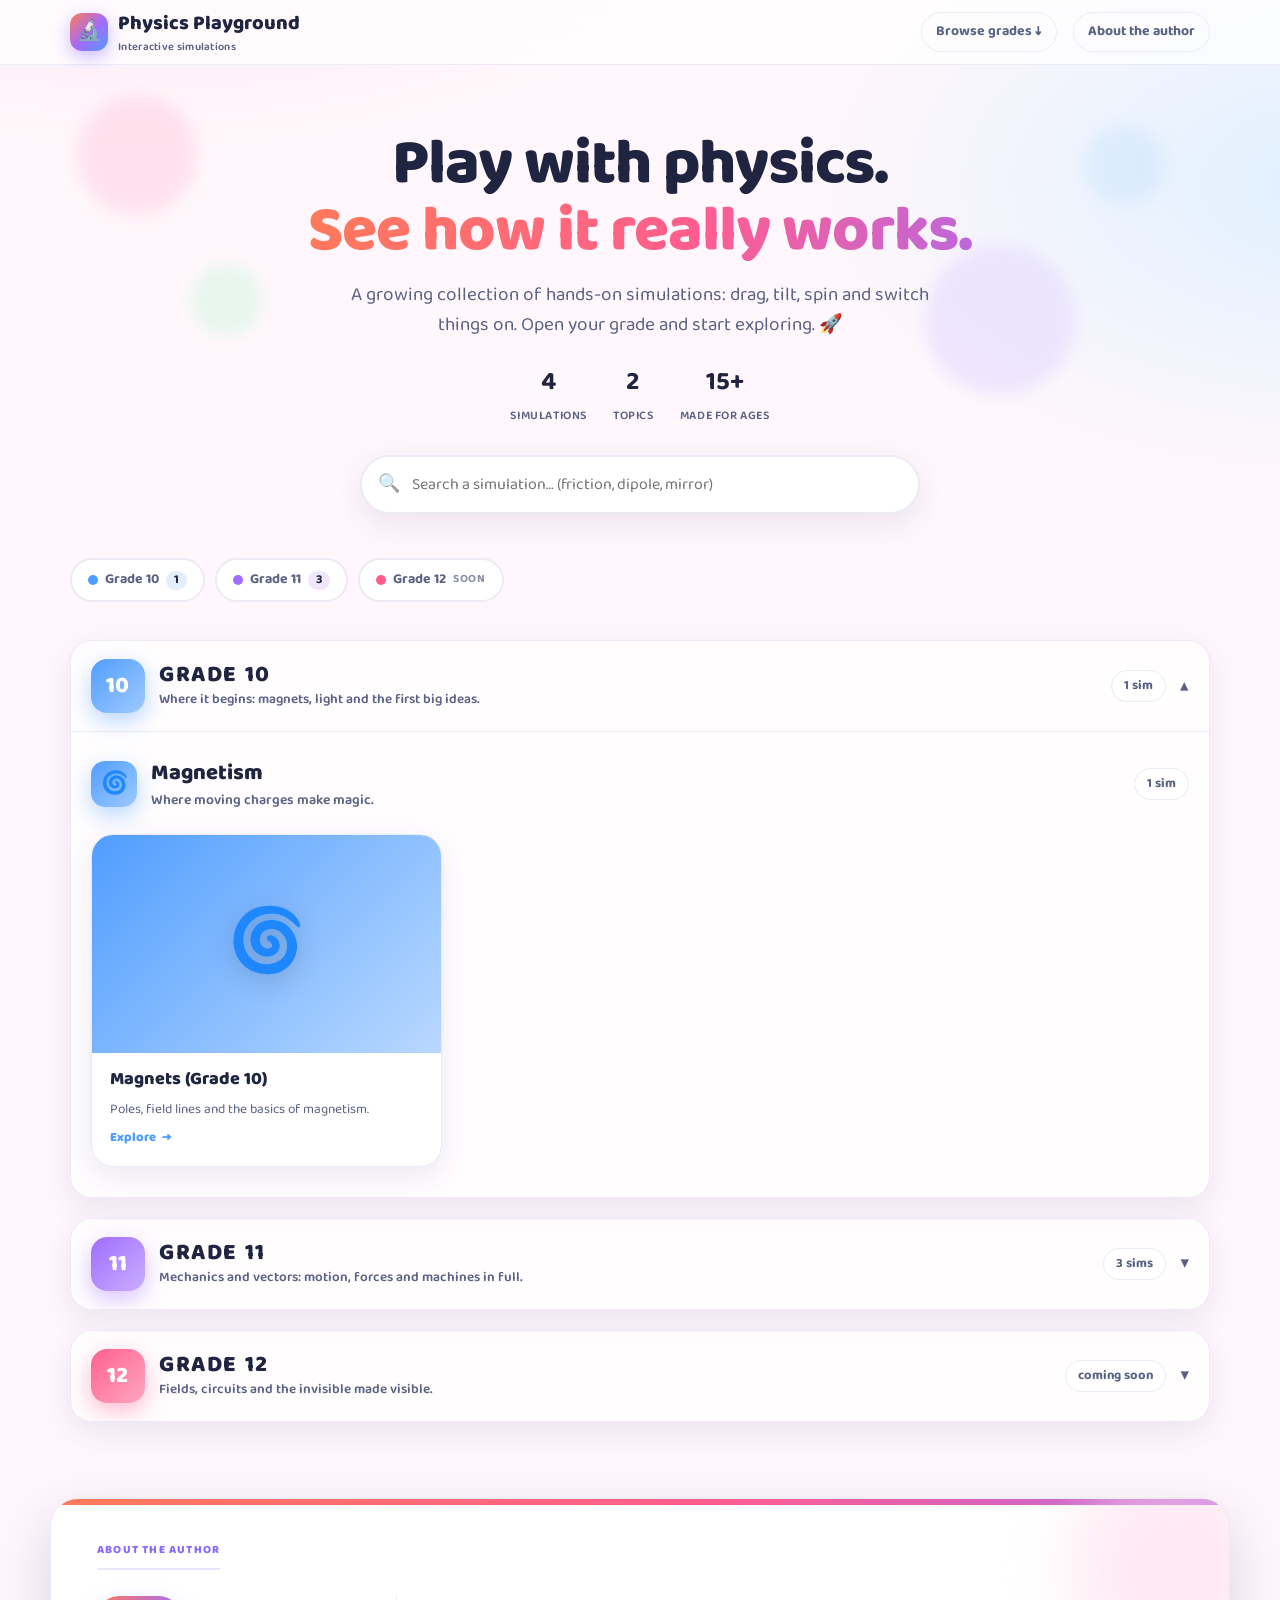
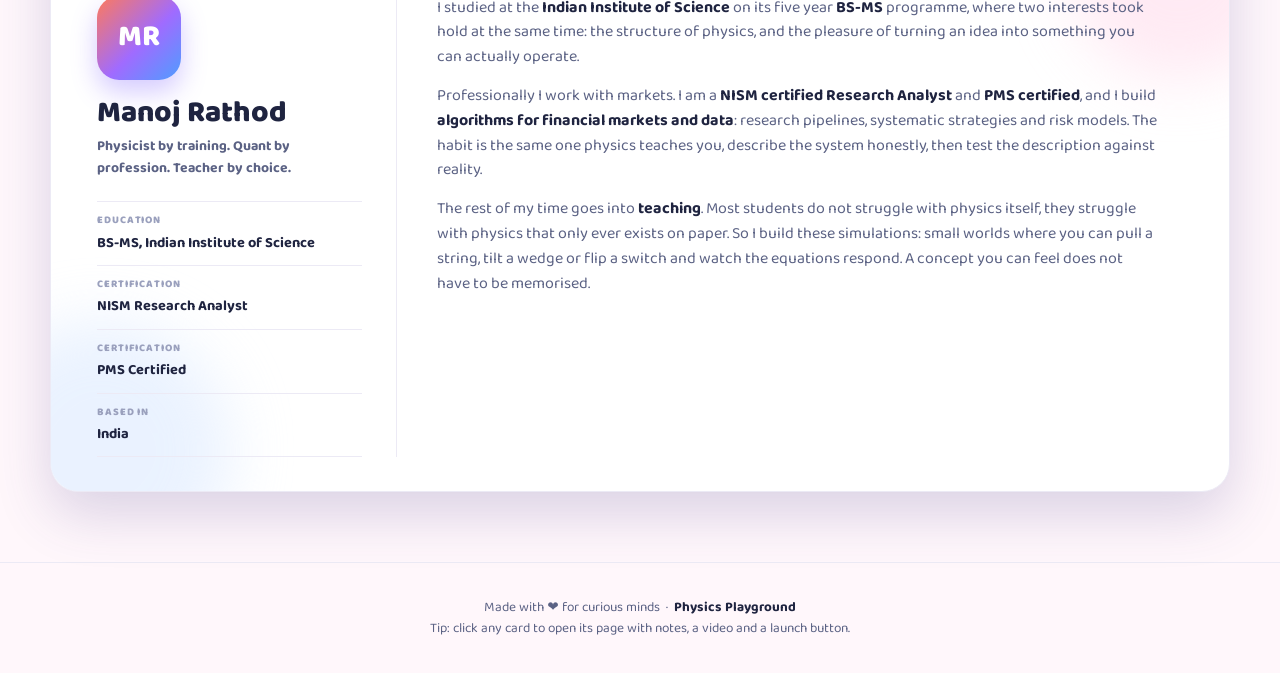
<file: website_for_simualtions/index.html>
<!DOCTYPE html>
<html lang="en">
<head>
  <meta charset="UTF-8" />
  <meta name="viewport" content="width=device-width, initial-scale=1.0" />
  <title>Physics Playground | Interactive Simulations</title>
  <meta name="description" content="A colorful collection of interactive physics simulations, organized by topic. Explore, play and understand." />
  <link rel="preconnect" href="https://fonts.googleapis.com" />
  <link rel="preconnect" href="https://fonts.gstatic.com" crossorigin />
  <link href="https://fonts.googleapis.com/css2?family=Baloo+2:wght@500;600;700;800&display=swap" rel="stylesheet" />
  <link rel="stylesheet" href="assets/css/style.css?v=2026-07-26c" />
  <link rel="icon" href="data:image/svg+xml,<svg xmlns='http://www.w3.org/2000/svg' viewBox='0 0 100 100'><text y='.9em' font-size='90'>🔬</text></svg>" />
</head>
<body>

  <!-- Top bar -->
  <header class="topbar">
    <div class="wrap">
      <a class="brand" href="index.html">
        <span class="logo">🔬</span>
        <span>Physics Playground<small>Interactive simulations</small></span>
      </a>
      <span class="spacer"></span>
      <a class="ghost-btn hide-sm" href="#topics">Browse grades ↓</a>
      <a class="ghost-btn" href="#about">About the author</a>
    </div>
  </header>

  <!-- Hero -->
  <section class="hero">
    <span class="blob b1"></span><span class="blob b2"></span>
    <span class="blob b3"></span><span class="blob b4"></span>
    <div class="wrap">
      <h1>Play with physics.<br /><span class="grad">See how it really works.</span></h1>
      <p class="sub">A growing collection of hands-on simulations: drag, tilt, spin and switch things on.
        Open your grade and start exploring. 🚀</p>

      <div class="stats">
        <div><b id="stat-sims">0</b><span>Simulations</span></div>
        <div><b id="stat-topics">0</b><span>Topics</span></div>
        <div><b>15+</b><span>Made for ages</span></div>
      </div>

      <div class="searchbar">
        <span class="ico">🔍</span>
        <input id="search" type="search" placeholder="Search a simulation… (friction, dipole, mirror)" autocomplete="off" />
      </div>
    </div>
  </section>

  <!-- Topic chip nav -->
  <nav class="chips" id="topics">
    <div class="wrap"><div class="row" id="chip-row"></div></div>
  </nav>

  <!-- Sections render here -->
  <main class="wrap" id="sections"></main>
  <p class="no-results" id="no-results">No simulations match that search. Try another word 🤔</p>

  <!-- ======================= About the author ======================= -->
  <section class="about-wrap wrap" id="about">
    <div class="about-card reveal">
      <span class="a-blob ab1"></span><span class="a-blob ab2"></span>

      <span class="eyebrow">About the author</span>

      <div class="about-grid">

        <!-- Left column: identity card -->
        <aside class="id-col">
          <div class="avatar">MR</div>
          <h2>Manoj Rathod</h2>
          <p class="role">Physicist by training. Quant by profession. Teacher by choice.</p>
          <ul class="id-list">
            <li><span>Education</span><b>BS-MS, Indian Institute of Science</b></li>
            <li><span>Certification</span><b>NISM Research Analyst</b></li>
            <li><span>Certification</span><b>PMS Certified</b></li>
            <li><span>Based in</span><b>India</b></li>
          </ul>
        </aside>

        <!-- Right column: the story -->
        <div class="bio-col">
          <p class="about-bio">
            I studied at the <b>Indian Institute of Science</b> on its five year <b>BS-MS</b>
            programme, where two interests took hold at the same time: the structure of physics,
            and the pleasure of turning an idea into something you can actually operate.
          </p>
          <p class="about-bio">
            Professionally I work with markets. I am a <b>NISM certified Research Analyst</b> and
            <b>PMS certified</b>, and I build <b>algorithms for financial markets and data</b>:
            research pipelines, systematic strategies and risk models. The habit is the same one
            physics teaches you, describe the system honestly, then test the description against
            reality.
          </p>
          <p class="about-bio">
            The rest of my time goes into <b>teaching</b>. Most students do not struggle with
            physics itself, they struggle with physics that only ever exists on paper. So I build
            these simulations: small worlds where you can pull a string, tilt a wedge or flip a
            switch and watch the equations respond. A concept you can feel does not have to be
            memorised.
          </p>
        </div>
      </div>
    </div>
  </section>

  <footer class="footer">
    <div class="wrap">
      Made with ❤️ for curious minds &nbsp;·&nbsp; <b>Physics Playground</b><br />
      Tip: click any card to open its page with notes, a video and a launch button.
    </div>
  </footer>

  <script src="data/simulations.js?v=2026-07-26c"></script>
  <script src="assets/js/home.js?v=2026-07-26c"></script>
</body>
</html>
</file>
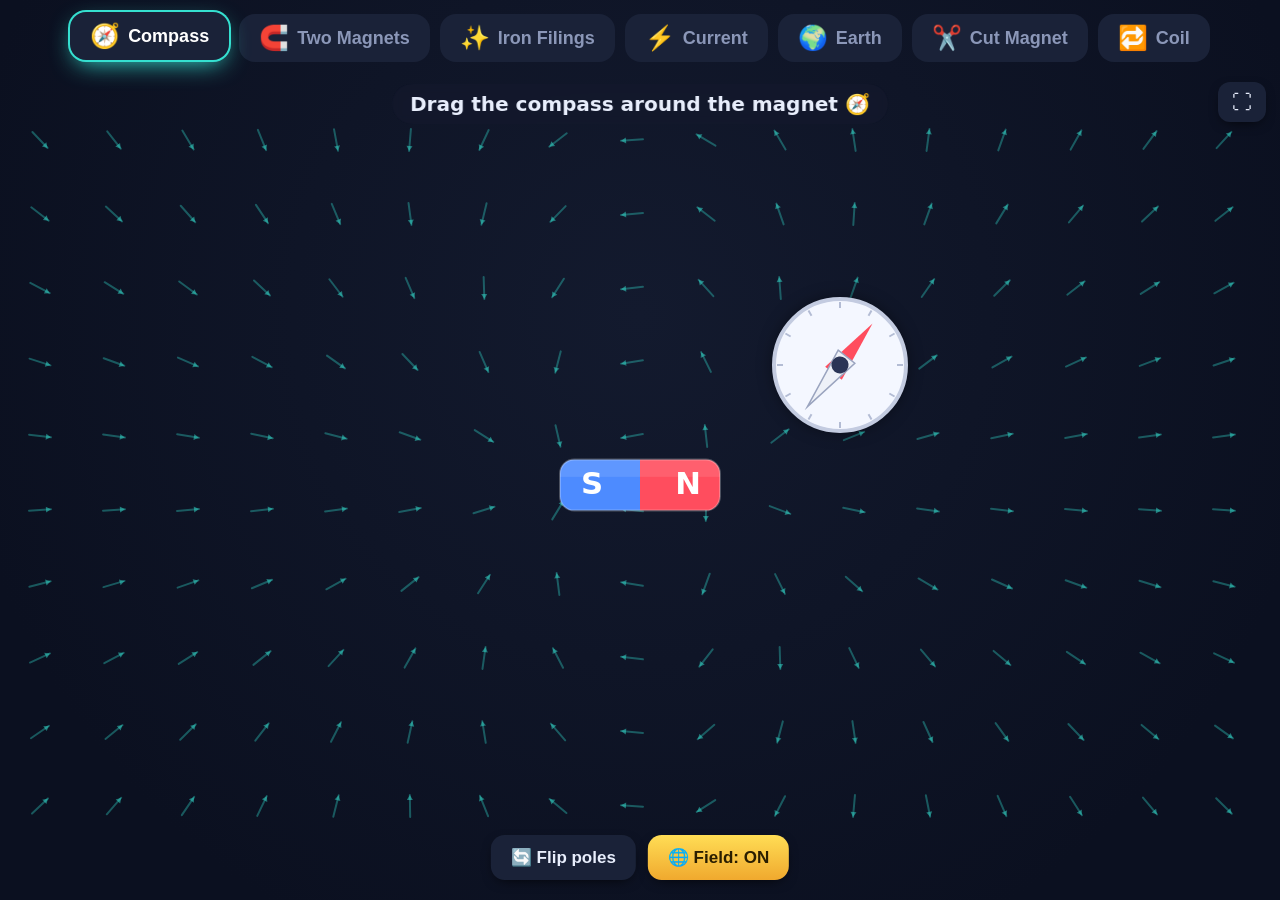
<file: magnetics/magnets_grade_10/index.html>
<!DOCTYPE html>
<html lang="en">
<head>
<meta charset="UTF-8" />
<meta name="viewport" content="width=device-width, initial-scale=1.0" />
<title>Magnet Magic: Explore Magnetism</title>
<style>
  :root{
    --bg1:#0b1020; --bg2:#131a2e;
    --n:#ff4d5e; --s:#4d8bff;
    --field:#35e0d0; --fil:#c7d0e0; --cur:#ffd23f;
    --ink:#e8eefc; --dim:#8b97b8; --panel:#1a2238;
  }
  *{box-sizing:border-box; -webkit-user-select:none; user-select:none;}
  html,body{margin:0;height:100%;overflow:hidden;
    font-family:"Segoe UI Variable","Segoe UI",system-ui,Arial,sans-serif;
    background:radial-gradient(circle at 50% 35%,var(--bg2),var(--bg1) 80%);color:var(--ink);}
  #app{display:flex;flex-direction:column;height:100%;}

  /* ---- Top tab bar ---- */
  #tabs{display:flex;gap:10px;justify-content:center;flex-wrap:wrap;
    padding:14px 12px 8px;}
  .tab{display:flex;align-items:center;gap:8px;cursor:pointer;
    border:none;border-radius:16px;padding:12px 20px;
    font-size:18px;font-weight:600;color:var(--dim);
    background:var(--panel);transition:.2s transform,.2s box-shadow,.2s color;}
  .tab .em{font-size:24px;line-height:1;}
  .tab:hover{transform:translateY(-2px);color:var(--ink);}
  .tab.active{color:#fff;transform:translateY(-2px);}
  .tab.active[data-c="t1"]{box-shadow:0 0 0 2px var(--field),0 8px 24px -6px var(--field);}
  .tab.active[data-c="t2"]{box-shadow:0 0 0 2px var(--n),0 8px 24px -6px var(--n);}
  .tab.active[data-c="t3"]{box-shadow:0 0 0 2px var(--fil),0 8px 24px -6px rgba(199,208,224,.5);}
  .tab.active[data-c="t4"]{box-shadow:0 0 0 2px var(--cur),0 8px 24px -6px var(--cur);}
  .tab.active[data-c="t5"]{box-shadow:0 0 0 2px #4bd07a,0 8px 24px -6px #4bd07a;}
  .tab.active[data-c="t6"]{box-shadow:0 0 0 2px #b98cff,0 8px 24px -6px #b98cff;}
  .tab.active[data-c="t7"]{box-shadow:0 0 0 2px #ff9f43,0 8px 24px -6px #ff9f43;}

  /* ---- Stage ---- */
  #stage{position:relative;flex:1;min-height:0;}
  canvas{display:block;width:100%;height:100%;cursor:grab;}
  canvas.grabbing{cursor:grabbing;}

  /* ---- Floating controls ---- */
  #hint{position:absolute;top:14px;left:50%;transform:translateX(-50%);
    font-size:20px;font-weight:600;color:var(--ink);
    background:rgba(20,26,46,.6);padding:8px 18px;border-radius:20px;
    backdrop-filter:blur(4px);pointer-events:none;white-space:nowrap;}
  #controls{position:absolute;bottom:20px;left:50%;transform:translateX(-50%);
    display:flex;gap:12px;flex-wrap:wrap;justify-content:center;}
  .ctl{cursor:pointer;border:none;border-radius:14px;padding:12px 20px;
    font-size:17px;font-weight:600;color:var(--ink);background:var(--panel);
    box-shadow:0 4px 14px -6px #000;transition:.15s transform,.2s background;}
  .ctl:hover{transform:translateY(-2px);}
  .ctl:active{transform:translateY(0);}
  .ctl.on{background:linear-gradient(180deg,#ffdd55,#f0a92e);color:#2a1e00;}
  .seg{display:flex;background:var(--panel);border-radius:14px;overflow:hidden;
    box-shadow:0 4px 14px -6px #000;}
  .seg button{border:none;background:transparent;color:var(--dim);cursor:pointer;
    font-size:17px;font-weight:600;padding:12px 20px;transition:.2s;}
  .seg button.sel{background:#2b3556;color:#fff;}
  .hidden{display:none !important;}

  #fs{position:absolute;top:12px;right:14px;z-index:5;cursor:pointer;
    border:none;border-radius:12px;padding:10px 14px;font-size:20px;line-height:1;
    color:var(--ink);background:var(--panel);box-shadow:0 4px 14px -6px #000;
    transition:.15s transform;}
  #fs:hover{transform:translateY(-2px);}

  /* ---- phones and small tablets ---- */
  canvas{touch-action:none;}          /* let the canvas own the drag gesture */
  @media (max-width:760px){
    #tabs{gap:6px;padding:8px 8px 4px;}
    .tab{padding:7px 11px;font-size:13px;gap:5px;border-radius:12px;}
    .tab .em{font-size:15px;}
    #hint{top:8px;font-size:13px;padding:6px 12px;white-space:normal;
      max-width:calc(100% - 20px);text-align:center;line-height:1.25;}
    #controls{bottom:10px;gap:7px;width:calc(100% - 16px);}
    .ctl,.seg button{padding:8px 12px;font-size:13px;border-radius:11px;}
    #fs{top:8px;right:8px;padding:7px 10px;font-size:15px;border-radius:10px;}
  }
  @media (max-width:420px){
    .tab{padding:6px 9px;font-size:12px;}
    .tab .em{font-size:14px;}
    #hint{font-size:12px;}
  }
</style>
</head>
<body>
<div id="app">
  <div id="tabs">
    <button class="tab active" data-c="t1" data-tab="0"><span class="em">🧭</span>Compass</button>
    <button class="tab" data-c="t2" data-tab="1"><span class="em">🧲</span>Two Magnets</button>
    <button class="tab" data-c="t3" data-tab="2"><span class="em">✨</span>Iron Filings</button>
    <button class="tab" data-c="t4" data-tab="3"><span class="em">⚡</span>Current</button>
    <button class="tab" data-c="t5" data-tab="4"><span class="em">🌍</span>Earth</button>
    <button class="tab" data-c="t6" data-tab="5"><span class="em">✂️</span>Cut Magnet</button>
    <button class="tab" data-c="t7" data-tab="6"><span class="em">🔁</span>Coil</button>
  </div>
  <div id="stage">
    <canvas id="cv"></canvas>
    <button id="fs" title="Full screen">⛶</button>
    <div id="hint"></div>
    <div id="controls"></div>
  </div>
</div>

<script>
"use strict";
const cv = document.getElementById('cv');
const ctx = cv.getContext('2d');
const hintEl = document.getElementById('hint');
const controlsEl = document.getElementById('controls');
let W = 0, H = 0, DPR = 1, SCALE = 1;

/* The scenes are laid out in a fixed logical stage. On a screen narrower than
   that, we shrink the whole drawing to fit instead of letting parts fall off
   the edge, so W/H below are LOGICAL units, not CSS pixels.
   A portrait screen gets a narrower, taller stage so nothing has to shrink as
   much as it would inside the landscape one. */
function resize(){
  DPR = Math.min(window.devicePixelRatio || 1, 2);
  const r = cv.getBoundingClientRect();
  const cssW = r.width, cssH = r.height;
  cv.width = Math.round(cssW * DPR);
  cv.height = Math.round(cssH * DPR);
  const portrait = cssW < cssH;
  const STAGE_W = portrait ? 560 : 820;
  const STAGE_H = portrait ? 620 : 540;
  SCALE = Math.min(1, cssW / STAGE_W, cssH / STAGE_H);
  W = cssW / SCALE; H = cssH / SCALE;
  ctx.setTransform(DPR * SCALE, 0, 0, DPR * SCALE, 0, 0);
  layoutScene();
}
window.addEventListener('resize', resize);
window.addEventListener('orientationchange', ()=>setTimeout(resize, 120));

/* ============ shared physics ============ */
// A "pole" source: {x,y,q}  q>0 = North (red), q<0 = South (blue)
function fieldAt(px, py, sources){
  let bx = 0, by = 0;
  for(const s of sources){
    let dx = px - s.x, dy = py - s.y;
    let r2 = dx*dx + dy*dy;
    let r = Math.sqrt(r2);
    const MIN = 14;
    if(r < MIN){ r = MIN; r2 = MIN*MIN; }
    const inv = s.q / (r2 * r); // q * r_hat / r^2
    bx += dx * inv;
    by += dy * inv;
  }
  return [bx, by];
}
function lerpAngle(a, b, t){
  let d = ((b - a + Math.PI) % (2*Math.PI)) - Math.PI;
  if(d < -Math.PI) d += 2*Math.PI;
  return a + d * t;
}
function clamp(v,a,b){ return v<a?a:v>b?b:v; }

/* ============ bar magnet drawing ============ */
// magnet: {x,y,angle,len,flip}   flip=false => N(red) on the +axis end
function magnetPoles(m){
  const half = m.len/2 * 0.82;
  const dx = Math.cos(m.angle)*half, dy = Math.sin(m.angle)*half;
  const q = 40000;
  // "positive end" is +axis; flip swaps which end is N
  const nSign = m.flip ? -1 : 1;
  return [
    {x:m.x+dx, y:m.y+dy, q:  q*nSign},
    {x:m.x-dx, y:m.y-dy, q: -q*nSign}
  ];
}
function drawMagnet(m){
  ctx.save();
  ctx.translate(m.x, m.y);
  ctx.rotate(m.angle);
  const w = m.len, h = m.len*0.32, rad = h*0.28;
  const leftIsN = !m.flip; // +axis end is right side after rotate
  // body: two halves
  roundRectPath(-w/2, -h/2, w, h, rad);
  ctx.clip();
  // left half
  ctx.fillStyle = leftIsN ? getc('--s') : getc('--n');
  ctx.fillRect(-w/2, -h/2, w/2, h);
  // right half
  ctx.fillStyle = leftIsN ? getc('--n') : getc('--s');
  ctx.fillRect(0, -h/2, w/2, h);
  // gloss
  ctx.fillStyle = 'rgba(255,255,255,.10)';
  ctx.fillRect(-w/2, -h/2, w, h*0.34);
  ctx.restore();
  // outline + letters
  ctx.save();
  ctx.translate(m.x, m.y);
  ctx.rotate(m.angle);
  ctx.lineWidth = 2; ctx.strokeStyle = 'rgba(255,255,255,.25)';
  roundRectPath(-w/2, -h/2, w, h, rad); ctx.stroke();
  ctx.fillStyle = '#fff'; ctx.font = `bold ${h*0.6}px system-ui`;
  ctx.textAlign='center'; ctx.textBaseline='middle';
  const rightLetter = leftIsN ? 'N' : 'S';
  const leftLetter  = leftIsN ? 'S' : 'N';
  drawUprightLetter(leftLetter, -w*0.30, 0, m.angle);
  drawUprightLetter(rightLetter, w*0.30, 0, m.angle);
  ctx.restore();
}
function drawUprightLetter(ch, lx, ly, ang){
  ctx.save(); ctx.translate(lx, ly); ctx.rotate(-ang);
  ctx.fillText(ch, 0, 1); ctx.restore();
}
function roundRectPath(x,y,w,h,r){
  ctx.beginPath();
  ctx.moveTo(x+r,y);
  ctx.arcTo(x+w,y,x+w,y+h,r);
  ctx.arcTo(x+w,y+h,x,y+h,r);
  ctx.arcTo(x,y+h,x,y,r);
  ctx.arcTo(x,y,x+w,y,r);
  ctx.closePath();
}
function getc(name){ return getComputedStyle(document.documentElement).getPropertyValue(name).trim(); }

function background(){
  ctx.clearRect(0,0,W,H);
}

/* ============ arrow helper ============ */
function arrow(x1,y1,x2,y2,color,width){
  const a = Math.atan2(y2-y1, x2-x1);
  ctx.strokeStyle = color; ctx.fillStyle = color;
  ctx.lineWidth = width; ctx.lineCap='round';
  ctx.beginPath(); ctx.moveTo(x1,y1); ctx.lineTo(x2,y2); ctx.stroke();
  const hl = width*3.2;
  ctx.beginPath();
  ctx.moveTo(x2,y2);
  ctx.lineTo(x2-hl*Math.cos(a-0.4), y2-hl*Math.sin(a-0.4));
  ctx.lineTo(x2-hl*Math.cos(a+0.4), y2-hl*Math.sin(a+0.4));
  ctx.closePath(); ctx.fill();
}

/* ==================================================================
   STATE
================================================================== */
let activeTab = 0;
let drag = null;      // {kind, ref, ox, oy}
const mouse = {x:0, y:0, down:false};

const state = {
  // scene 1
  s1: { magnet:{x:0,y:0,angle:0,len:160,flip:false}, compass:{x:0,y:0,ang:0}, showField:true },
  // scene 2
  s2: {
    a:{x:0,y:0,angle:0,len:150,flip:false,vx:0,vy:0},
    b:{x:0,y:0,angle:0,len:150,flip:true,vx:0,vy:0}
  },
  // scene 3
  s3: { mode:'bar', magnet:{x:0,y:0,angle:0,len:170,flip:false}, pole:{x:0,y:0,q:60000}, filings:[], snap:0 },
  // scene 4
  s4: { wire:{x:0,y:0}, on:true, dir:1, filings:[], flow:0, strength:0, compass:{x:0,y:0,ang:0} },
  // scene 5: Earth
  s5: { cx:0, cy:0, R:0, spin:0, axialTilt:0.41, magTilt:0.30, spinning:true,
        showField:true, compass:{x:0,y:0,ang:0}, continents:[] },
  // scene 6: cut into pieces
  s6: { cx:0, cy:0, n:1, gap:0, baseLen:340, h:70, pulse:0 },
  // scene 7: current loop / coil
  s7: { cx:0, cy:0, Rr:0, yaw:0.6, pitch:0.5, dir:1, showField:true, flow:0, compass:{x:0,y:0,ang:0} }
};

/* ============ layout on resize / tab switch ============ */
function layoutScene(){
  const cx = W/2, cy = H/2;
  // s1
  state.s1.magnet.x = cx; state.s1.magnet.y = cy;
  if(!state.s1._init){ state.s1.compass.x = cx + 200; state.s1.compass.y = cy - 120; state.s1._init=true; }
  // s2
  if(!state.s2._init){
    state.s2.a.x = cx - 170; state.s2.a.y = cy;
    state.s2.b.x = cx + 170; state.s2.b.y = cy;
    state.s2._init = true;
  }
  // s3
  if(!state.s3._init){ state.s3.magnet.x=cx; state.s3.magnet.y=cy; state.s3.pole.x=cx; state.s3.pole.y=cy; state.s3._init=true; }
  buildFilingGrid(state.s3, 34);
  // s4
  if(!state.s4._init){ state.s4.wire.x=cx; state.s4.wire.y=cy;
    state.s4.compass.x=cx+220; state.s4.compass.y=cy-140; state.s4._init=true; }
  buildFilingGrid(state.s4, 30);
  // s5: Earth
  const s5=state.s5;
  s5.cx=cx; s5.cy=cy; s5.R=Math.min(W,H)*0.26;
  if(!s5._init){ s5.compass.x=cx + s5.R + 120; s5.compass.y=cy - 40;
    s5.continents = makeContinents(); s5._init=true; }
  // s6
  state.s6.cx=cx; state.s6.cy=cy;
  // s7
  const s7=state.s7;
  s7.cx=cx; s7.cy=cy-10; s7.Rr=Math.min(W,H)*0.2;
  if(!s7._init){ s7.compass.x=cx + s7.Rr + 170; s7.compass.y=cy - 60; s7._init=true; }

  // keep every draggable compass inside the stage, however narrow it is
  for(const c of [state.s1.compass, state.s4.compass, state.s5.compass, state.s7.compass]){
    c.x = clamp(c.x, 70, W - 70);
    c.y = clamp(c.y, 80, H - 70);
  }
}
// rough continent blobs as (lat,lon) polygons, radians
function makeContinents(){
  const D=Math.PI/180;
  const P=(la,lo)=>({lat:la*D, lon:lo*D});
  return [
    // N + S America
    [P(60,-120),P(50,-70),P(25,-80),P(10,-75),P(-10,-60),P(-40,-65),P(-52,-70),P(-30,-52),P(0,-50),P(28,-95),P(48,-125)],
    // Africa + Europe
    [P(58,10),P(45,0),P(35,-8),P(12,15),P(-5,10),P(-32,18),P(-35,22),P(-10,40),P(12,45),P(32,32),P(45,28),P(60,25)],
    // Asia
    [P(70,60),P(60,40),P(45,50),P(30,70),P(20,78),P(8,98),P(25,105),P(45,120),P(62,110),P(72,95)],
    // Australia
    [P(-12,132),P(-20,115),P(-35,118),P(-38,145),P(-22,150),P(-12,142)]
  ];
}
function buildFilingGrid(sc, targetCols){
  const margin = 40;
  const cols = targetCols;
  const step = (W - margin*2) / cols;
  const rows = Math.max(6, Math.floor((H - margin*2 - 40) / step));
  const arr = [];
  const x0 = margin + step/2;
  const y0 = margin + 50;
  for(let j=0;j<rows;j++){
    for(let i=0;i<cols;i++){
      arr.push({ x: x0 + i*step, y: y0 + j*step, ang: Math.random()*Math.PI, tang: 0 });
    }
  }
  sc.filings = arr;
  sc.filStep = step;
}

/* ==================================================================
   SCENE 1: COMPASS
================================================================== */
function drawScene1(dt){
  const s = state.s1;
  const sources = magnetPoles(s.magnet);

  // faint field grid of mini needles (optional)
  if(s.showField){
    const step = 74;
    for(let y=70; y<H-20; y+=step){
      for(let x=40; x<W-20; x+=step){
        const [bx,by] = fieldAt(x,y,sources);
        const a = Math.atan2(by,bx);
        const mag = Math.min(1, Math.hypot(bx,by)*90);
        ctx.save(); ctx.translate(x,y); ctx.rotate(a);
        ctx.strokeStyle = `rgba(53,224,208,${0.10+0.25*mag})`;
        ctx.lineWidth = 2; ctx.lineCap='round';
        ctx.beginPath(); ctx.moveTo(-11,0); ctx.lineTo(11,0); ctx.stroke();
        // tiny arrow head toward field dir
        ctx.beginPath(); ctx.moveTo(11,0); ctx.lineTo(6,-3); ctx.lineTo(6,3); ctx.closePath();
        ctx.fillStyle=`rgba(53,224,208,${0.15+0.35*mag})`; ctx.fill();
        ctx.restore();
      }
    }
  }

  drawMagnet(s.magnet);

  // compass
  const [bx,by] = fieldAt(s.compass.x, s.compass.y, sources);
  const target = Math.atan2(by,bx);
  s.compass.ang = lerpAngle(s.compass.ang, target, 1-Math.pow(0.001, dt));
  drawCompass(s.compass.x, s.compass.y, s.compass.ang, 66);
}
function drawCompass(x,y,ang,r){
  ctx.save(); ctx.translate(x,y);
  // dial
  ctx.beginPath(); ctx.arc(0,0,r,0,7);
  ctx.fillStyle='#f4f7ff'; ctx.shadowColor='rgba(0,0,0,.5)'; ctx.shadowBlur=16; ctx.fill();
  ctx.shadowBlur=0;
  ctx.lineWidth=4; ctx.strokeStyle='#c3cbe0'; ctx.stroke();
  // ticks
  ctx.strokeStyle='#b3bcd4'; ctx.lineWidth=2;
  for(let k=0;k<12;k++){ ctx.save(); ctx.rotate(k*Math.PI/6);
    ctx.beginPath(); ctx.moveTo(0,-r+3); ctx.lineTo(0,-r+9); ctx.stroke(); ctx.restore(); }
  // needle
  const nw = r*0.16;                                            // needle half-width scales with size
  ctx.rotate(ang);
  ctx.beginPath(); ctx.moveTo(r*0.80,0); ctx.lineTo(-r*0.16,-nw); ctx.lineTo(-r*0.16,nw); ctx.closePath();
  ctx.fillStyle=getc('--n'); ctx.fill();                       // pointing (North seeking) end -> field dir
  ctx.beginPath(); ctx.moveTo(-r*0.80,0); ctx.lineTo(r*0.16,-nw); ctx.lineTo(r*0.16,nw); ctx.closePath();
  ctx.fillStyle='#eef1f8'; ctx.strokeStyle='#9aa4bf'; ctx.lineWidth=1.5; ctx.fill(); ctx.stroke();
  ctx.beginPath(); ctx.arc(0,0,r*0.13,0,7); ctx.fillStyle='#2b3556'; ctx.fill();
  ctx.restore();
}

/* ==================================================================
   SCENE 2: TWO MAGNETS
================================================================== */
function facingInteraction(a,b){
  // returns {force: + = attract, - = repel, based on nearest poles}
  const pa = magnetPoles(a), pb = magnetPoles(b);
  // find the pair of closest poles (the ones facing each other)
  let best=1e9, bi=0, bj=0;
  for(let i=0;i<2;i++) for(let j=0;j<2;j++){
    const d = Math.hypot(pa[i].x-pb[j].x, pa[i].y-pb[j].y);
    if(d<best){ best=d; bi=i; bj=j; }
  }
  const opposite = (pa[bi].q * pb[bj].q) < 0;
  return { attract: opposite, dist: best };
}
function drawScene2(dt){
  const s = state.s2;
  const inter = facingInteraction(s.a, s.b);
  const cxA=s.a, cxB=s.b;
  const dx = cxB.x-cxA.x, dy = cxB.y-cxA.y;
  const dist = Math.hypot(dx,dy) || 1;
  const ux = dx/dist, uy = dy/dist;

  // physics glide when not dragging
  const touching = dist < (s.a.len+s.b.len)*0.52;
  const strength = clamp(9000/(dist*dist),0,0.9);
  for(const m of [s.a, s.b]){
    if(drag && drag.ref===m) continue;
    const sign = (m===s.a?1:-1); // direction from A->B
    let fx=0, fy=0;
    if(inter.attract){ fx = ux*strength*sign; fy = uy*strength*sign; }
    else { fx = -ux*strength*sign; fy = -uy*strength*sign; }
    // stop attracting once "clicked" together
    if(inter.attract && touching){ fx*=0.02; fy*=0.02; m.vx*=0.6; m.vy*=0.6; }
    m.vx = (m.vx + fx*dt*60)*0.90;
    m.vy = (m.vy + fy*dt*60)*0.90;
    m.x += m.vx; m.y += m.vy;
    // keep on screen
    m.x = clamp(m.x, 90, W-90); m.y = clamp(m.y, 110, H-90);
  }

  drawMagnet(s.a); drawMagnet(s.b);

  // interaction arrows: one per magnet, drawn clear of the bodies
  const midx=(cxA.x+cxB.x)/2, midy=(cxA.y+cxB.y)/2;
  const col = inter.attract ? '#4be08a' : getc('--n');
  const amp = 30 + 34*strength;
  const off = s.a.len/2 + 24;               // start just outside the magnet end
  if(inter.attract){
    // arrows point toward each other (into the gap)
    arrow(cxA.x+ux*off, cxA.y+uy*off, cxA.x+ux*(off+amp), cxA.y+uy*(off+amp), col, 7);
    arrow(cxB.x-ux*off, cxB.y-uy*off, cxB.x-ux*(off+amp), cxB.y-uy*(off+amp), col, 7);
  } else {
    // arrows point away from each other (outward)
    arrow(cxA.x-ux*off, cxA.y-uy*off, cxA.x-ux*(off+amp), cxA.y-uy*(off+amp), col, 7);
    arrow(cxB.x+ux*off, cxB.y+uy*off, cxB.x+ux*(off+amp), cxB.y+uy*(off+amp), col, 7);
  }
  // spark when touching & attract
  if(inter.attract && touching){
    ctx.save(); ctx.globalAlpha=0.6+0.4*Math.sin(performance.now()/90);
    ctx.beginPath(); ctx.arc(midx,midy,10,0,7);
    ctx.fillStyle='#eaffef'; ctx.shadowColor='#4be08a'; ctx.shadowBlur=24; ctx.fill();
    ctx.restore();
  }
  // big emoji verdict
  ctx.font='34px system-ui'; ctx.textAlign='center'; ctx.textBaseline='middle';
  ctx.globalAlpha=0.9;
  ctx.fillText(inter.attract? '🤝':'💥', midx, midy - (inter.attract?60:0));
  ctx.globalAlpha=1;
}

/* ==================================================================
   SCENE 3: IRON FILINGS
================================================================== */
function drawScene3(dt){
  const s = state.s3;
  let sources;
  if(s.mode==='bar'){ sources = magnetPoles(s.magnet); }
  else { sources = [{x:s.pole.x, y:s.pole.y, q:s.pole.q}]; }

  s.snap = Math.min(1, s.snap + dt*3);
  const ease = 1-Math.pow(0.0015, dt);

  for(const f of s.filings){
    const [bx,by] = fieldAt(f.x, f.y, sources);
    const mag = Math.hypot(bx,by);
    const target = Math.atan2(by,bx);
    f.ang = lerpAngle(f.ang, target, ease);
    const bright = clamp(0.18 + mag*120, 0.18, 1);
    const len = (s.filStep*0.42) * clamp(0.5+mag*160,0.5,1.15);
    ctx.save(); ctx.translate(f.x,f.y); ctx.rotate(f.ang);
    ctx.strokeStyle = `rgba(199,208,224,${bright})`;
    ctx.lineWidth = 2.4; ctx.lineCap='round';
    ctx.beginPath(); ctx.moveTo(-len/2,0); ctx.lineTo(len/2,0); ctx.stroke();
    ctx.restore();
  }
  if(s.mode==='bar') drawMagnet(s.magnet);
  else drawSinglePole(s.pole);
}
function drawSinglePole(p){
  const isN = p.q>0;
  ctx.save(); ctx.translate(p.x,p.y);
  ctx.beginPath(); ctx.arc(0,0,34,0,7);
  const col = isN?getc('--n'):getc('--s');
  ctx.fillStyle=col; ctx.shadowColor=col; ctx.shadowBlur=26; ctx.fill(); ctx.shadowBlur=0;
  ctx.fillStyle='#fff'; ctx.font='bold 30px system-ui'; ctx.textAlign='center'; ctx.textBaseline='middle';
  ctx.fillText(isN?'N':'S',0,1);
  ctx.restore();
}

/* ==================================================================
   SCENE 4: CURRENT WIRE
================================================================== */
function drawScene4(dt){
  const s = state.s4;
  s.strength = clamp(s.strength + (s.on? dt*2.5 : -dt*3.5), 0, 1);
  const ease = 1-Math.pow(0.002, dt);
  s.flow = (s.flow + (s.on? dt*1.4*s.dir : 0));

  const wx=s.wire.x, wy=s.wire.y;

  // filings align tangentially (circular field)
  for(const f of s.filings){
    const dx=f.x-wx, dy=f.y-wy; const r=Math.hypot(dx,dy)||1;
    const tang = Math.atan2(dy,dx) + s.dir*Math.PI/2; // perpendicular
    const strengthAt = clamp(9000/(r*r),0,1);
    const targetAmount = s.strength;
    // blend between random(off) and tangential(on)
    f.tang = lerpAngle(f.tang, tang, ease*(0.4+0.6*targetAmount));
    const bright = clamp(0.14 + strengthAt*targetAmount, 0.14, 1);
    const len = s.filStep*0.42;
    ctx.save(); ctx.translate(f.x,f.y); ctx.rotate(f.tang);
    ctx.strokeStyle=`rgba(199,208,224,${bright})`; ctx.lineWidth=2.4; ctx.lineCap='round';
    ctx.beginPath(); ctx.moveTo(-len/2,0); ctx.lineTo(len/2,0); ctx.stroke();
    ctx.restore();
  }

  // glowing circular field rings + flowing dots
  if(s.strength>0.02){
    for(let ri=0; ri<5; ri++){
      const rr = 55 + ri*46;
      ctx.beginPath(); ctx.arc(wx,wy,rr,0,7);
      ctx.strokeStyle=`rgba(255,210,63,${0.10*s.strength})`; ctx.lineWidth=2; ctx.stroke();
      const dots = 8+ri*2;
      for(let d=0; d<dots; d++){
        const a = (d/dots)*2*Math.PI + s.flow*(1.2/(1+ri*0.3));
        const px=wx+Math.cos(a)*rr, py=wy+Math.sin(a)*rr;
        ctx.beginPath(); ctx.arc(px,py,3.2,0,7);
        ctx.fillStyle=`rgba(255,225,120,${0.85*s.strength})`;
        ctx.shadowColor=getc('--cur'); ctx.shadowBlur=10*s.strength; ctx.fill(); ctx.shadowBlur=0;
      }
    }
  }

  // the wire (into/out of page symbol)
  ctx.save(); ctx.translate(wx,wy);
  ctx.beginPath(); ctx.arc(0,0,26,0,7);
  ctx.fillStyle='#20283f'; ctx.strokeStyle=getc('--cur'); ctx.lineWidth=4;
  ctx.shadowColor=getc('--cur'); ctx.shadowBlur=18*s.strength; ctx.fill(); ctx.shadowBlur=0; ctx.stroke();
  ctx.fillStyle=getc('--cur'); ctx.strokeStyle=getc('--cur');
  if(s.dir>0){ // out of page = dot
    ctx.beginPath(); ctx.arc(0,0,7,0,7); ctx.fill();
  } else {      // into page = cross
    ctx.lineWidth=4; ctx.lineCap='round';
    ctx.beginPath(); ctx.moveTo(-11,-11); ctx.lineTo(11,11);
    ctx.moveTo(11,-11); ctx.lineTo(-11,11); ctx.stroke();
  }
  ctx.restore();

  // compass detects the wire's circular field
  const c=s.compass;
  const cdx=c.x-wx, cdy=c.y-wy;
  const tangC = Math.atan2(cdy,cdx) + s.dir*Math.PI/2;
  if(s.strength>0.05){
    c.ang = lerpAngle(c.ang, tangC, ease*(0.3+0.7*s.strength));
  } else {
    c.ang += dt*0.35;                       // no current → needle drifts idly
  }
  drawCompass(c.x, c.y, c.ang, 60);
}

/* ==================================================================
   SCENE 5: EARTH IS A GIANT MAGNET
================================================================== */
function drawEarth(dt){
  const s=state.s5;
  if(s.spinning) s.spin += dt*0.18;
  const cx=s.cx, cy=s.cy, R=s.R, at=s.axialTilt;
  const ca=Math.cos(at), sa=Math.sin(at);

  // magnetic axis endpoints (surface), leans a bit more than spin axis
  const mt = at + s.magTilt;
  const mdx=Math.sin(mt), mdy=-Math.cos(mt);
  const magTop=[cx+R*mdx, cy+R*mdy], magBot=[cx-R*mdx, cy-R*mdy];
  // field poles: magnetic NORTH sits near geographic SOUTH (bottom), that's why a compass points north
  const poleN={x:magBot[0], y:magBot[1], q: 240000};
  const poleS={x:magTop[0], y:magTop[1], q:-240000};
  const sources=[poleN, poleS];

  // --- field needles outside the globe ---
  if(s.showField){
    const step=52;
    for(let y=64;y<H-16;y+=step) for(let x=24;x<W-16;x+=step){
      const dd=Math.hypot(x-cx,y-cy);
      if(dd < R+16) continue;
      const [bx,by]=fieldAt(x,y,sources);
      const a=Math.atan2(by,bx);
      const bright=clamp(0.55-(dd-R)/(R*3.2),0.12,0.55);
      ctx.save(); ctx.translate(x,y); ctx.rotate(a);
      ctx.strokeStyle=`rgba(53,224,208,${bright})`; ctx.lineWidth=2; ctx.lineCap='round';
      ctx.beginPath(); ctx.moveTo(-9,0); ctx.lineTo(9,0); ctx.stroke();
      ctx.beginPath(); ctx.moveTo(9,0); ctx.lineTo(5,-2.5); ctx.lineTo(5,2.5); ctx.closePath();
      ctx.fillStyle=`rgba(53,224,208,${bright})`; ctx.fill();
      ctx.restore();
    }
  }

  // --- globe body ---
  const g=ctx.createRadialGradient(cx-R*0.35,cy-R*0.4,R*0.15, cx,cy,R);
  g.addColorStop(0,'#3a7fe0'); g.addColorStop(0.6,'#1c4a8f'); g.addColorStop(1,'#0c2148');
  ctx.beginPath(); ctx.arc(cx,cy,R,0,7);
  ctx.fillStyle=g; ctx.shadowColor='rgba(60,140,255,.45)'; ctx.shadowBlur=38; ctx.fill(); ctx.shadowBlur=0;

  // --- continents (orthographic, spinning, back-face culled) ---
  ctx.save(); ctx.beginPath(); ctx.arc(cx,cy,R,0,7); ctx.clip();
  function proj(lat,lon){
    const x3=Math.cos(lat)*Math.sin(lon+s.spin);
    const y3=Math.sin(lat);
    const z3=Math.cos(lat)*Math.cos(lon+s.spin);
    const xr=x3*ca + y3*sa;
    const yr=y3*ca - x3*sa;
    return { sx:cx+R*xr, sy:cy-R*yr, z:z3 };
  }
  for(const poly of s.continents){
    let zsum=0; const pts=[];
    for(const v of poly){ const p=proj(v.lat,v.lon); pts.push(p); zsum+=p.z; }
    if(zsum/poly.length < 0) continue;          // whole blob on far side → skip
    ctx.beginPath(); ctx.moveTo(pts[0].sx,pts[0].sy);
    for(let i=1;i<pts.length;i++) ctx.lineTo(pts[i].sx,pts[i].sy);
    ctx.closePath(); ctx.fillStyle='rgba(76,175,96,0.92)'; ctx.fill();
  }
  ctx.restore();

  // --- embedded bar magnet (shows through the planet) ---
  const mAng=Math.atan2(magBot[1]-cy, magBot[0]-cx);   // +axis points to magnetic north (bottom)
  ctx.save(); ctx.globalAlpha=0.72;
  drawMagnet({x:cx, y:cy, angle:mAng, len:R*1.28, flip:false});
  ctx.restore();

  // --- spin axis (dotted) + true-north star ---
  const sdx=Math.sin(at), sdy=-Math.cos(at);
  const spinTop=[cx+R*sdx, cy+R*sdy], spinBot=[cx-R*sdx, cy-R*sdy];
  ctx.save(); ctx.setLineDash([2,7]); ctx.lineWidth=2; ctx.strokeStyle='rgba(255,255,255,.5)';
  ctx.beginPath(); ctx.moveTo(spinTop[0]+sdx*46, spinTop[1]+sdy*46);
  ctx.lineTo(spinBot[0]-sdx*46, spinBot[1]-sdy*46); ctx.stroke(); ctx.restore();
  ctx.font='22px system-ui'; ctx.textAlign='center'; ctx.textBaseline='middle';
  ctx.fillText('⭐', spinTop[0]+sdx*46, spinTop[1]+sdy*46);

  // --- magnetic axis (solid, tilted apart) + N/S end dots ---
  ctx.save(); ctx.lineWidth=2.5; ctx.strokeStyle='rgba(255,255,255,.28)';
  ctx.beginPath(); ctx.moveTo(magTop[0]+mdx*30, magTop[1]+mdy*30);
  ctx.lineTo(magBot[0]-mdx*30, magBot[1]-mdy*30); ctx.stroke(); ctx.restore();
  poleDot(magBot[0]+mdx*30, magBot[1]+mdy*30, getc('--n'), 'N');   // magnetic north (near geo south)
  poleDot(magTop[0]-mdx*30, magTop[1]-mdy*30, getc('--s'), 'S');

  // --- compass: always swings to magnetic north ---
  const c=s.compass;
  const [cbx,cby]=fieldAt(c.x,c.y,sources);
  c.ang=lerpAngle(c.ang, Math.atan2(cby,cbx), 1-Math.pow(0.001,dt));
  drawCompass(c.x, c.y, c.ang, 60);
}
function poleDot(x,y,col,letter){
  ctx.beginPath(); ctx.arc(x,y,13,0,7);
  ctx.fillStyle=col; ctx.shadowColor=col; ctx.shadowBlur=14; ctx.fill(); ctx.shadowBlur=0;
  ctx.fillStyle='#fff'; ctx.font='bold 15px system-ui'; ctx.textAlign='center'; ctx.textBaseline='middle';
  ctx.fillText(letter,x,y+1);
}

/* ==================================================================
   SCENE 6: CUT THE MAGNET (every piece is a dipole)
================================================================== */
function drawCutScene(dt){
  const s=state.s6;
  const targetGap = s.n>1 ? 1 : 0;
  s.gap += (targetGap - s.gap)*(1-Math.pow(0.0005,dt));   // ease pieces apart
  if(s.pulse>0) s.pulse = Math.max(0, s.pulse - dt*1.6);

  const n=s.n, cy=s.cy;
  const pieceLen = s.baseLen/n;
  const gapPx = 34*s.gap;
  const rowW = s.baseLen + (n-1)*gapPx;
  let x0 = s.cx - rowW/2;

  for(let i=0;i<n;i++){
    const px = x0 + pieceLen/2;
    drawPieceField(px, cy, pieceLen, s.h);
    x0 += pieceLen + gapPx;
  }
  // draw magnets on top of the field loops
  x0 = s.cx - rowW/2;
  for(let i=0;i<n;i++){
    const px = x0 + pieceLen/2;
    drawMagnetPiece(px, cy, pieceLen, s.h);
    // highlight the freshly-cut faces (new poles) between pieces
    if(s.pulse>0 && i<n-1){
      const faceX = px + pieceLen/2 + gapPx/2;
      ctx.save(); ctx.globalAlpha=s.pulse;
      ctx.beginPath(); ctx.arc(faceX, cy, 10+8*s.pulse, 0,7);
      ctx.strokeStyle='#fff'; ctx.lineWidth=2; ctx.stroke();
      ctx.restore();
    }
    x0 += pieceLen + gapPx;
  }
  // count of pieces (single small number, minimal text)
  ctx.fillStyle='rgba(232,238,252,.85)'; ctx.font='bold 22px system-ui';
  ctx.textAlign='center'; ctx.textBaseline='middle';
  ctx.fillText(n===1 ? '1 magnet' : n+' magnets', s.cx, cy - s.h - 46);
}
function drawMagnetPiece(px, cy, len, h){
  const rad=Math.min(h*0.28, len*0.28);
  ctx.save();
  roundRectPath(px-len/2, cy-h/2, len, h, rad); ctx.clip();
  ctx.fillStyle=getc('--s'); ctx.fillRect(px-len/2, cy-h/2, len/2, h);  // S = blue (left)
  ctx.fillStyle=getc('--n'); ctx.fillRect(px, cy-h/2, len/2, h);        // N = red (right)
  ctx.fillStyle='rgba(255,255,255,.10)'; ctx.fillRect(px-len/2, cy-h/2, len, h*0.34);
  ctx.restore();
  ctx.lineWidth=2; ctx.strokeStyle='rgba(255,255,255,.25)';
  roundRectPath(px-len/2, cy-h/2, len, h, rad); ctx.stroke();
  if(len>44){
    ctx.fillStyle='#fff'; ctx.font=`bold ${Math.min(h*0.5,len*0.4)}px system-ui`;
    ctx.textAlign='center'; ctx.textBaseline='middle';
    ctx.fillText('S', px-len*0.26, cy);
    ctx.fillText('N', px+len*0.26, cy);
  }
}
function drawPieceField(px, cy, len, h){
  const nx=px+len/2, sx=px-len/2;                 // N right end, S left end
  ctx.strokeStyle='rgba(53,224,208,.55)'; ctx.fillStyle='rgba(53,224,208,.55)';
  ctx.lineWidth=2; ctx.lineCap='round';
  for(const dir of [-1,1]){                        // loop above and below
    const ctrlY = cy + dir*(h*1.9 + 70);           // control point far out so the arc bulges clear of the body
    const apexY = cy + dir*(h*0.95 + 35);          // actual curve apex (t=0.5)
    ctx.beginPath();
    ctx.moveTo(nx, cy);
    ctx.quadraticCurveTo(px, ctrlY, sx, cy);       // field exits N, curves over to S
    ctx.stroke();
    // arrowhead at apex, pointing left (N -> S outside the magnet)
    ctx.beginPath();
    ctx.moveTo(px-7, apexY);
    ctx.lineTo(px+5, apexY - 6);
    ctx.lineTo(px+5, apexY + 6);
    ctx.closePath(); ctx.fill();
  }
}

/* ==================================================================
   SCENE 7: CURRENT LOOP / COIL (a loop of current is a magnet)
================================================================== */
function rot3(v,pitch,yaw){
  let x=v[0], y=v[1], z=v[2];
  let y1=y*Math.cos(pitch)-z*Math.sin(pitch);
  let z1=y*Math.sin(pitch)+z*Math.cos(pitch); y=y1; z=z1;
  let x1=x*Math.cos(yaw)+z*Math.sin(yaw);
  let z2=-x*Math.sin(yaw)+z*Math.cos(yaw); x=x1; z=z2;
  return [x,y,z];
}
function drawCoil(dt){
  const s=state.s7, cx=s.cx, cy=s.cy, Rr=s.Rr;
  s.flow += dt*1.4*s.dir;
  const u=rot3([1,0,0],s.pitch,s.yaw);
  const v=rot3([0,1,0],s.pitch,s.yaw);
  const n=rot3([0,0,1],s.pitch,s.yaw);
  const proj=P=>[cx+P[0]*Rr, cy-P[1]*Rr];
  const ptAt=t=>[Math.cos(t)*u[0]+Math.sin(t)*v[0], Math.cos(t)*u[1]+Math.sin(t)*v[1], Math.cos(t)*u[2]+Math.sin(t)*v[2]];

  // magnetic moment direction (right-hand rule): M = dir * n
  const Mx=s.dir*n[0], My=-s.dir*n[1];         // screen-space (y down)
  const m=Math.hypot(Mx,My);
  const facing = m<0.06;                         // loop nearly face-on → axis points at/away from viewer
  const d=Rr*1.18;
  let poleN, poleS, ahx=0, ahy=0;
  if(!facing){ ahx=Mx/m; ahy=My/m;
    poleN=[cx+ahx*d, cy+ahy*d]; poleS=[cx-ahx*d, cy-ahy*d]; }
  const Q=95000*m;
  const sources = facing ? [] : [{x:poleN[0],y:poleN[1],q:Q},{x:poleS[0],y:poleS[1],q:-Q}];

  // --- field: lines through the coil ---
  if(s.showField && !facing){
    // surrounding needle grid (outside the ring)
    const step=56;
    for(let y=64;y<H-16;y+=step) for(let x=24;x<W-16;x+=step){
      if(Math.hypot(x-cx,y-cy) < Rr*1.15) continue;
      const [bx,by]=fieldAt(x,y,sources); const a=Math.atan2(by,bx);
      const bright=clamp(0.4-(Math.hypot(x-cx,y-cy)-Rr)/(Rr*4),0.1,0.4)*clamp(m*2,0,1);
      if(bright<0.12) continue;
      ctx.save(); ctx.translate(x,y); ctx.rotate(a);
      ctx.strokeStyle=`rgba(53,224,208,${bright})`; ctx.lineWidth=2; ctx.lineCap='round';
      ctx.beginPath(); ctx.moveTo(-8,0); ctx.lineTo(8,0); ctx.stroke();
      ctx.beginPath(); ctx.moveTo(8,0); ctx.lineTo(4.5,-2.2); ctx.lineTo(4.5,2.2); ctx.closePath();
      ctx.fillStyle=`rgba(53,224,208,${bright})`; ctx.fill();
      ctx.restore();
    }
    // axis line threading the ring centre
    ctx.save(); ctx.setLineDash([3,7]); ctx.lineWidth=2.5; ctx.strokeStyle='rgba(53,224,208,.7)';
    ctx.beginPath(); ctx.moveTo(cx-ahx*Rr*1.5, cy-ahy*Rr*1.5); ctx.lineTo(cx+ahx*Rr*1.5, cy+ahy*Rr*1.5); ctx.stroke();
    ctx.restore();
    // dipole loop curves wrapping N -> outside -> S
    const px=-ahy, py=ahx;                       // perpendicular to axis
    ctx.strokeStyle='rgba(53,224,208,.6)'; ctx.fillStyle='rgba(53,224,208,.6)'; ctx.lineWidth=2; ctx.lineCap='round';
    for(const side of [-1,1]) for(const w of [0.95,1.7]){
      const bulge=Rr*w;
      const ctlx=cx+px*side*bulge, ctly=cy+py*side*bulge;
      ctx.beginPath(); ctx.moveTo(poleN[0],poleN[1]); ctx.quadraticCurveTo(ctlx,ctly,poleS[0],poleS[1]); ctx.stroke();
      // arrowhead at apex, pointing from N toward S
      const apx=0.25*poleN[0]+0.5*ctlx+0.25*poleS[0], apy=0.25*poleN[1]+0.5*ctly+0.25*poleS[1];
      const ang=Math.atan2(poleS[1]-ctly, poleS[0]-ctlx);
      ctx.save(); ctx.translate(apx,apy); ctx.rotate(ang);
      ctx.beginPath(); ctx.moveTo(6,0); ctx.lineTo(-3,-4); ctx.lineTo(-3,4); ctx.closePath(); ctx.fill(); ctx.restore();
    }
  }

  // --- battery + leads ---
  const by=cy+Rr+78, bw=104, bh=44;
  ctx.save();
  // leads from battery up to the ring bottom
  ctx.strokeStyle='#c9d2e6'; ctx.lineWidth=4; ctx.lineCap='round';
  ctx.beginPath(); ctx.moveTo(cx-30, by-bh/2); ctx.lineTo(cx-30, cy+Rr*0.55); ctx.stroke();
  ctx.beginPath(); ctx.moveTo(cx+30, by-bh/2); ctx.lineTo(cx+30, cy+Rr*0.55); ctx.stroke();
  // battery body
  roundRectPath(cx-bw/2, by-bh/2, bw, bh, 8); ctx.fillStyle='#20283f'; ctx.fill();
  ctx.lineWidth=2; ctx.strokeStyle='rgba(255,255,255,.25)'; ctx.stroke();
  ctx.font='bold 26px system-ui'; ctx.textAlign='center'; ctx.textBaseline='middle';
  const leftPlus = s.dir>0;
  ctx.fillStyle=getc('--cur');
  ctx.fillText(leftPlus?'+':'–', cx-bw*0.28, by-1);
  ctx.fillStyle='#c9d2e6';
  ctx.fillText(leftPlus?'–':'+', cx+bw*0.28, by-1);
  ctx.fillStyle=getc('--cur'); ctx.font='18px system-ui';
  ctx.fillText('🔋', cx, by-1);
  ctx.restore();

  // --- the ring (copper wire) ---
  const SEG=90;
  ctx.beginPath();
  for(let i=0;i<=SEG;i++){ const P=ptAt(i/SEG*2*Math.PI); const q=proj(P); if(i===0)ctx.moveTo(q[0],q[1]); else ctx.lineTo(q[0],q[1]); }
  ctx.closePath();
  ctx.lineWidth=9; ctx.strokeStyle='#c67f34'; ctx.shadowColor='#d98a3d'; ctx.shadowBlur=12; ctx.stroke(); ctx.shadowBlur=0;
  ctx.lineWidth=3.5; ctx.strokeStyle='#f2bd72'; ctx.stroke();

  // --- current dots flowing around the ring ---
  const K=26;
  for(let k=0;k<K;k++){
    const t=(k/K)*2*Math.PI + s.flow;
    const P=ptAt(t); const q=proj(P);
    const front=(P[2]+1)/2;                      // 0 back .. 1 front
    const rad=2.2+2.6*front;
    ctx.beginPath(); ctx.arc(q[0],q[1],rad,0,7);
    ctx.fillStyle=`rgba(255,224,110,${0.35+0.6*front})`;
    ctx.shadowColor=getc('--cur'); ctx.shadowBlur=8*front; ctx.fill(); ctx.shadowBlur=0;
  }

  // --- N/S face badges (or ⊙/⊗ when face-on) ---
  if(!facing){
    poleDot(poleN[0],poleN[1], getc('--n'), 'N');
    poleDot(poleS[0],poleS[1], getc('--s'), 'S');
  } else {
    const toward = (s.dir*n[2])>0;
    ctx.fillStyle=toward?getc('--n'):getc('--s');
    ctx.font='bold 30px system-ui'; ctx.textAlign='center'; ctx.textBaseline='middle';
    ctx.fillText(toward?'⊙':'⊗', cx, cy);
  }

  // --- compass ---
  const c=s.compass;
  if(!facing){
    const [cbx,cby]=fieldAt(c.x,c.y,sources);
    c.ang=lerpAngle(c.ang, Math.atan2(cby,cbx), 1-Math.pow(0.001,dt));
  } else { c.ang += dt*0.4; }
  drawCompass(c.x, c.y, c.ang, 60);
}

/* ==================================================================
   MAIN LOOP
================================================================== */
let last = performance.now();
function frame(now){
  let dt = (now-last)/1000; last=now;
  dt = Math.min(dt, 0.05);
  background();
  if(activeTab===0) drawScene1(dt);
  else if(activeTab===1) drawScene2(dt);
  else if(activeTab===2) drawScene3(dt);
  else if(activeTab===3) drawScene4(dt);
  else if(activeTab===4) drawEarth(dt);
  else if(activeTab===5) drawCutScene(dt);
  else drawCoil(dt);
  requestAnimationFrame(frame);
}

/* ==================================================================
   INPUT: dragging (mouse)
================================================================== */
function relMouse(e){
  const r = cv.getBoundingClientRect();
  // back into logical stage units (see SCALE in resize)
  return { x:(e.clientX-r.left)/SCALE, y:(e.clientY-r.top)/SCALE };
}
function hitMagnet(m, x, y){
  const dx=x-m.x, dy=y-m.y;
  const lx = dx*Math.cos(m.angle)+dy*Math.sin(m.angle);
  const ly = -dx*Math.sin(m.angle)+dy*Math.cos(m.angle);
  return Math.abs(lx)<m.len/2+10 && Math.abs(ly)<m.len*0.32/2+16;
}
function pickTarget(x,y){
  if(activeTab===0){
    const s=state.s1;
    if(Math.hypot(x-s.compass.x,y-s.compass.y)<74) return {ref:s.compass, isCompass:true};
    if(hitMagnet(s.magnet,x,y)) return {ref:s.magnet};
  } else if(activeTab===1){
    const s=state.s2;
    if(hitMagnet(s.b,x,y)) return {ref:s.b};
    if(hitMagnet(s.a,x,y)) return {ref:s.a};
  } else if(activeTab===2){
    const s=state.s3;
    if(s.mode==='bar'){ if(hitMagnet(s.magnet,x,y)) return {ref:s.magnet}; }
    else { if(Math.hypot(x-s.pole.x,y-s.pole.y)<44) return {ref:s.pole}; }
  } else if(activeTab===3){
    const s=state.s4;
    if(Math.hypot(x-s.compass.x,y-s.compass.y)<74) return {ref:s.compass, isCompass:true};
    if(Math.hypot(x-s.wire.x,y-s.wire.y)<40) return {ref:s.wire};
  } else if(activeTab===4){
    const s=state.s5;
    if(Math.hypot(x-s.compass.x,y-s.compass.y)<74) return {ref:s.compass, isCompass:true};
  } else if(activeTab===6){
    const s=state.s7;
    if(Math.hypot(x-s.compass.x,y-s.compass.y)<74) return {ref:s.compass, isCompass:true};
    return {coilRotate:true};   // dragging anywhere else rotates the coil in 3D
  }
  return null;
}
/* Pointer events, so a finger on a phone or tablet drags exactly like a mouse. */
cv.addEventListener('pointerdown', e=>{
  const {x,y}=relMouse(e); mouse.down=true;
  const t=pickTarget(x,y);
  if(t){
    if(t.coilRotate){ drag={coilRotate:true, lastX:x, lastY:y}; }
    else { drag={ref:t.ref, ox:x-t.ref.x, oy:y-t.ref.y, isCompass:t.isCompass};
      if(t.ref.vx!==undefined){t.ref.vx=0;t.ref.vy=0;} }
    cv.classList.add('grabbing');
    if(cv.setPointerCapture) cv.setPointerCapture(e.pointerId);
    e.preventDefault();           // stop the page scrolling under the finger
  }
});
window.addEventListener('pointermove', e=>{
  const {x,y}=relMouse(e); mouse.x=x; mouse.y=y;
  if(!drag) return;
  if(drag.coilRotate){
    const s=state.s7;
    s.yaw += (x-drag.lastX)*0.01;
    s.pitch = clamp(s.pitch + (y-drag.lastY)*0.01, -1.4, 1.4);
    drag.lastX=x; drag.lastY=y;
  } else {
    drag.ref.x = clamp(x-drag.ox, 30, W-30); drag.ref.y = clamp(y-drag.oy, 60, H-30);
    if(activeTab===2 && state.s3.mode==='bar' && drag.ref===state.s3.magnet) state.s3.snap=0;
  }
  e.preventDefault();
}, {passive:false});
function endDrag(){ mouse.down=false; drag=null; cv.classList.remove('grabbing'); }
window.addEventListener('pointerup', endDrag);
window.addEventListener('pointercancel', endDrag);

/* ==================================================================
   TABS + PER-SCENE CONTROLS
================================================================== */
const hints = [
  'Drag the compass around the magnet 🧭',
  'Bring the magnets close, flip a pole! 🧲',
  'Move the magnet, watch the filings ✨',
  'Turn on the current, the compass feels it! ⚡',
  'Earth is a giant magnet, find North 🧭',
  'Cut it, every piece is still a magnet! ✂️',
  'Drag to tilt the coil, current makes a magnet! 🔁'
];
document.querySelectorAll('.tab').forEach(btn=>{
  btn.addEventListener('click', ()=>{
    document.querySelectorAll('.tab').forEach(b=>b.classList.remove('active'));
    btn.classList.add('active');
    activeTab = +btn.dataset.tab;
    if(activeTab===2) state.s3.snap=0;
    setControls();
  });
});
function setControls(){
  hintEl.textContent = hints[activeTab];
  controlsEl.innerHTML='';
  if(activeTab===0){
    addBtn('🔄 Flip poles', ()=>{ state.s1.magnet.flip = !state.s1.magnet.flip; });
    const fb = addBtn(state.s1.showField?'🌐 Field: ON':'🌐 Field: OFF', null);
    if(state.s1.showField) fb.classList.add('on');
    fb.onclick=()=>{ state.s1.showField = !state.s1.showField; setControls(); };
  } else if(activeTab===1){
    addBtn('🔄 Flip left', ()=>{ state.s2.a.flip=!state.s2.a.flip; });
    addBtn('🔄 Flip right', ()=>{ state.s2.b.flip=!state.s2.b.flip; });
    addBtn('↺ Reset', ()=>{ state.s2._init=false; state.s2.a.vx=state.s2.a.vy=0; state.s2.b.vx=state.s2.b.vy=0; layoutScene(); });
  } else if(activeTab===2){
    const seg=document.createElement('div'); seg.className='seg';
    const b1=segBtn('Single pole', state.s3.mode==='single');
    const b2=segBtn('Bar magnet', state.s3.mode==='bar');
    b1.onclick=()=>{ state.s3.mode='single'; state.s3.snap=0; setControls(); };
    b2.onclick=()=>{ state.s3.mode='bar'; state.s3.snap=0; setControls(); };
    seg.append(b1,b2); controlsEl.appendChild(seg);
    if(state.s3.mode==='single'){
      addBtn('🔄 N / S', ()=>{ state.s3.pole.q *= -1; });
    } else {
      addBtn('🔄 Flip poles', ()=>{ state.s3.magnet.flip=!state.s3.magnet.flip; });
    }
  } else if(activeTab===3){
    const on = state.s4.on;
    const b = addBtn(on?'⚡ Current: ON':'⚪ Current: OFF', null);
    if(on) b.classList.add('on');
    b.onclick=()=>{ state.s4.on=!state.s4.on; setControls(); };
    addBtn('🔄 Reverse ⊙ / ⊗', ()=>{ state.s4.dir *= -1; });
  } else if(activeTab===4){
    const fb = addBtn(state.s5.showField?'🌐 Field: ON':'🌐 Field: OFF', null);
    if(state.s5.showField) fb.classList.add('on');
    fb.onclick=()=>{ state.s5.showField = !state.s5.showField; setControls(); };
    const sb = addBtn(state.s5.spinning?'⏸ Pause spin':'▶ Spin', null);
    sb.onclick=()=>{ state.s5.spinning = !state.s5.spinning; setControls(); };
  } else if(activeTab===5){
    const cut = addBtn('✂️ Cut', ()=>{
      if(state.s6.n < 8){ state.s6.n *= 2; state.s6.pulse = 1; }
    });
    cut.classList.add('on');
    addBtn('↺ Reset', ()=>{ state.s6.n = 1; state.s6.gap = 0; state.s6.pulse = 0; });
  } else {
    addBtn('🔄 Reverse current', ()=>{ state.s7.dir *= -1; });
    const fb = addBtn(state.s7.showField?'🌐 Field: ON':'🌐 Field: OFF', null);
    if(state.s7.showField) fb.classList.add('on');
    fb.onclick=()=>{ state.s7.showField = !state.s7.showField; setControls(); };
    addBtn('↺ Reset tilt', ()=>{ state.s7.yaw=0.6; state.s7.pitch=0.5; });
  }
}
function addBtn(label, fn){
  const b=document.createElement('button'); b.className='ctl'; b.textContent=label;
  if(fn) b.onclick=fn; controlsEl.appendChild(b); return b;
}
function segBtn(label, sel){
  const b=document.createElement('button'); b.textContent=label; if(sel)b.classList.add('sel'); return b;
}

/* ==================================================================
   FULL SCREEN
================================================================== */
const fsBtn = document.getElementById('fs');
fsBtn.addEventListener('click', ()=>{
  if(document.fullscreenElement){ document.exitFullscreen(); }
  else { document.documentElement.requestFullscreen().catch(()=>{}); }
});
document.addEventListener('fullscreenchange', ()=>{
  fsBtn.textContent = document.fullscreenElement ? '🡼' : '⛶';
  fsBtn.title = document.fullscreenElement ? 'Exit full screen' : 'Full screen';
  setTimeout(resize, 60);
});

/* ==================================================================
   BOOT
================================================================== */
resize();
setControls();
requestAnimationFrame(frame);
</script>
</body>
</html>
</file>
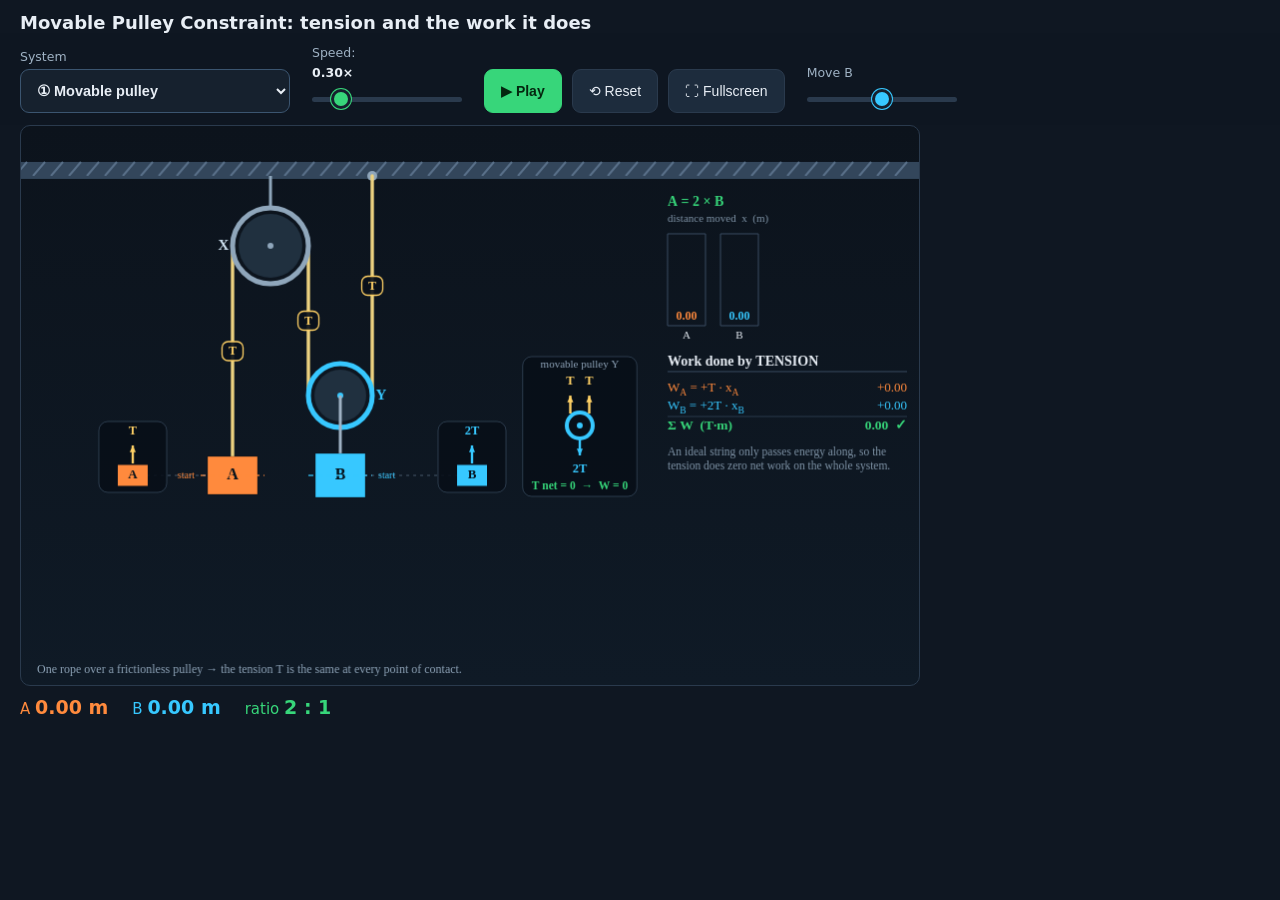
<file: constrained_motion/constrained_motion_lab.html>
﻿<!doctype html>
<html lang="en">
<head>
<meta charset="utf-8">
<meta name="viewport" content="width=device-width, initial-scale=1.0, maximum-scale=1.0, user-scalable=no, viewport-fit=cover">
<title>Movable Pulley Constraint</title>
<style>
  :root{ --bg:#0f1722; --ink:#e8eef5; --muted:#9fb2c4; --line:#2a3a4d;
    --A:#ff8a3d; --B:#37c8ff; --C:#b98cff; --good:#37d67a; --rope:#e9d9a6; }
  *{box-sizing:border-box}
  html,body{margin:0;background:var(--bg);color:var(--ink);font-family:"Segoe UI",system-ui,Arial,sans-serif;
    overscroll-behavior:none}
  body{-webkit-tap-highlight-color:transparent;touch-action:manipulation}
  header{padding:12px 20px 0}
  header h1{margin:0;font-size:18px}
  select{background:#16212e;color:var(--ink);border:1px solid #3b5570;border-radius:9px;
    padding:10px 12px;font-size:14.5px;font-weight:600;min-width:270px;min-height:44px;cursor:pointer;
    touch-action:manipulation}
  .stage{padding:0 20px}
  canvas{display:block;width:100%;max-width:900px;background:linear-gradient(#0c131c,#0f1a26);
    border:1px solid var(--line);border-radius:10px;touch-action:manipulation}
  .strip{display:flex;gap:24px;flex-wrap:wrap;max-width:900px;margin:10px 0 2px;
    font-size:15px;font-variant-numeric:tabular-nums}
  .strip b{font-size:19px}

  /* the control bar stays reachable if the page ever has to scroll on a tablet */
  .controls{display:flex;flex-wrap:wrap;gap:14px 22px;padding:12px 20px 12px;align-items:flex-end;
    position:sticky;top:0;z-index:20;background:rgba(15,23,34,.96);
    backdrop-filter:blur(8px);-webkit-backdrop-filter:blur(8px)}
  .ctl{display:flex;flex-direction:column;gap:5px;font-size:12.5px;color:var(--muted)}
  .ctl .now{color:var(--ink);font-weight:600}
  .btnrow{display:flex;gap:10px;flex-wrap:wrap}
  #sliders{display:flex;gap:22px;flex-wrap:wrap}

  /* finger-sized sliders: the track is thin but the grab area is 28px tall, and
     touch-action:none keeps a drag on the thumb instead of scrolling the page */
  input[type=range]{-webkit-appearance:none;appearance:none;width:150px;height:28px;margin:0;
    background:transparent;outline:none;cursor:pointer;touch-action:none}
  input[type=range]::-webkit-slider-runnable-track{height:5px;border-radius:3px;background:#2a3a4d}
  input[type=range]::-webkit-slider-thumb{-webkit-appearance:none;width:20px;height:20px;
    margin-top:-7.5px;border-radius:50%;background:var(--th,var(--good));
    border:3px solid #16212e;box-shadow:0 0 0 1px var(--th,var(--good));cursor:pointer}
  input[type=range]::-moz-range-track{height:5px;border-radius:3px;background:#2a3a4d}
  input[type=range]::-moz-range-thumb{width:20px;height:20px;border-radius:50%;
    background:var(--th,var(--good));border:3px solid #16212e;
    box-shadow:0 0 0 1px var(--th,var(--good));cursor:pointer}

  button{background:#1d2c3d;color:var(--ink);border:1px solid var(--line);border-radius:9px;
    padding:9px 16px;min-height:44px;font-size:14px;cursor:pointer;
    touch-action:manipulation;-webkit-user-select:none;user-select:none}
  button.primary{background:var(--good);color:#04270f;border-color:var(--good);font-weight:700}
  button:active{transform:scale(.97)}
  @media (hover:hover){ button:hover{background:#26394f} button.primary:hover{background:#4ce089} }

  /* ---- tablet ---- */
  @media (max-width:820px){
    header{padding:10px 14px 0}
    header h1{font-size:15.5px}
    .controls{gap:10px 16px;padding:10px 14px}
    .stage{padding:0 14px}
    .ctl.sys{flex:1 1 100%}
    .ctl.sys select{width:100%;min-width:0}
    .strip{gap:16px;font-size:14px}
    .strip b{font-size:17px}
  }
  /* ---- phone: keep the drawing legible and let it scroll sideways ---- */
  @media (max-width:640px){
    .stage{overflow-x:auto;-webkit-overflow-scrolling:touch;touch-action:pan-x pan-y}
    canvas{min-width:640px}
    .strip{max-width:none}
    #sliders{flex:1 1 100%;gap:10px 18px}
    #sliders .ctl{flex:1 1 44%}
    #sliders input[type=range]{width:100%}
    .btnrow button{flex:1 1 auto}
  }

  /* fullscreen: body is a flex column, canvas absorbs whatever height is left.
     No fixed reserve, the chrome can wrap to any number of rows and the
     canvas still fits, because it measures instead of assuming. */
  :fullscreen body{display:flex;flex-direction:column;height:100vh;overflow:hidden}
  :fullscreen header{padding:4px 16px 0}
  :fullscreen header h1{font-size:13px;color:var(--muted)}
  :fullscreen select{padding:4px 9px;font-size:12px;min-width:220px}
  :fullscreen .stage{flex:1;min-height:0;display:flex;flex-direction:column;
    align-items:center;padding:0 12px}
  :fullscreen canvas{flex:1;min-height:0;min-width:0;width:auto;height:auto;max-width:100%;
    aspect-ratio:900/560;border-radius:10px}
  :fullscreen .stage{overflow:visible}
  :fullscreen .controls{position:static;background:none}
  :fullscreen .strip{justify-content:center;margin:4px 0 0;flex:0 0 auto}
  :fullscreen .controls{justify-content:center;padding:4px 16px 6px;flex:0 0 auto;gap:8px 18px}
</style>
</head>
<body>
<header><h1>Movable Pulley Constraint: tension and the work it does</h1></header>

<div class="controls">
  <div class="ctl sys">System <select id="nav"></select></div>
  <div class="ctl">Speed: <span class="now"><span id="spNow">0.30</span>×</span>
    <input type="range" id="sp" min="0.1" max="1.5" step="0.05" value="0.3"></div>
  <div class="ctl"><span>&nbsp;</span>
    <div class="btnrow">
      <button class="primary" id="play">▶ Play</button>
      <button id="reset">⟲ Reset</button>
      <button id="fs">⛶ Fullscreen</button>
    </div>
  </div>
  <div id="sliders"></div>
</div>

<div class="stage">
  <canvas id="c" width="900" height="560"></canvas>
  <div class="strip" id="strip"></div>
</div>

<script>
const cv=document.getElementById('c'), ctx=cv.getContext('2d');
const W=900,H=560, scale=46;
// draw at the device's pixel density so the scene stays crisp on a retina tablet.
// Every drawing routine keeps working in 900x560 units, because the scale is baked
// into the context once here and nothing else ever touches the transform.
(function(){ const dpr=Math.min(2,window.devicePixelRatio||1);
  if(dpr===1) return;
  cv.width=W*dpr; cv.height=H*dpr; ctx.scale(dpr,dpr); })();

// ---------------- fullscreen ----------------
(function(){
  const btn=document.getElementById('fs'), root=document.documentElement;
  const enter=root.requestFullscreen||root.webkitRequestFullscreen;
  const exit=document.exitFullscreen||document.webkitExitFullscreen;
  if(!enter){ btn.style.display='none'; return; }   // unsupported: don't show a dead button
  const isFs=()=>document.fullscreenElement||document.webkitFullscreenElement;
  btn.onclick=()=>{ isFs() ? exit.call(document) : enter.call(root); };
  const sync=()=>{ btn.textContent = isFs() ? '⛶ Exit' : '⛶ Fullscreen'; };
  document.addEventListener('fullscreenchange',sync);
  document.addEventListener('webkitfullscreenchange',sync);
  addEventListener('keydown',e=>{ if(e.key==='f'&&!/^(INPUT|TEXTAREA)$/.test(e.target.tagName)) btn.click(); });
})();
const col={A:'#ff8a3d',B:'#37c8ff',C:'#b98cff',rope:'#edd280',good:'#37d67a',steel:'#8fa6bb'};
const TC='#ffd166';                           // the colour tension always speaks in
const m=x=>(x/scale);                         // px -> metres
const cl=y=>Math.max(114,Math.min(466,y));    // keep a floating FBD on the canvas

// the right-hand column is reserved for the ratio tape + the work table
const PX=648, PX2=888;

// ---------------- shared drawing helpers ----------------
function rr(x,y,w,h,r){ ctx.beginPath();
  if(ctx.roundRect){ ctx.roundRect(x,y,w,h,r); return; }
  ctx.moveTo(x+r,y);ctx.arcTo(x+w,y,x+w,y+h,r);ctx.arcTo(x+w,y+h,x,y+h,r);
  ctx.arcTo(x,y+h,x,y,r);ctx.arcTo(x,y,x+w,y,r);ctx.closePath(); }
function arrow(x1,y1,x2,y2,c,lw){
  ctx.strokeStyle=c;ctx.fillStyle=c;ctx.lineWidth=lw||2.4;
  ctx.beginPath();ctx.moveTo(x1,y1);ctx.lineTo(x2,y2);ctx.stroke();
  const a=Math.atan2(y2-y1,x2-x1),s=7.5;
  ctx.beginPath();ctx.moveTo(x2,y2);
  ctx.lineTo(x2-s*Math.cos(a-0.42),y2-s*Math.sin(a-0.42));
  ctx.lineTo(x2-s*Math.cos(a+0.42),y2-s*Math.sin(a+0.42));
  ctx.closePath();ctx.fill(); }
function ceiling(){ ctx.fillStyle='#33465b'; ctx.fillRect(0,36,W,14);
  ctx.strokeStyle='#597089'; ctx.lineWidth=2;
  for(let x=6;x<W;x+=18){ctx.beginPath();ctx.moveTo(x,36);ctx.lineTo(x-12,50);ctx.stroke();}
  ctx.fillStyle='#33465b'; ctx.fillRect(0,50,W,3); }
function pulley(x,y,r,c){ c=c||col.steel;
  ctx.lineWidth=5;ctx.strokeStyle=c;ctx.beginPath();ctx.arc(x,y,r,0,7);ctx.stroke();
  ctx.fillStyle='#20303f';ctx.beginPath();ctx.arc(x,y,r-6,0,7);ctx.fill();
  ctx.fillStyle=c;ctx.beginPath();ctx.arc(x,y,3,0,7);ctx.fill(); }
function label(t,x,y,c){ ctx.fillStyle=c||'#cfe3f2';ctx.font='bold 15px Segoe UI';
  ctx.textAlign='center';ctx.textBaseline='middle';ctx.fillText(t,x,y); }
function block(cx,cy,w,h,c,t,ang){ ang=ang||0;
  ctx.save();ctx.translate(cx,cy);ctx.rotate(ang);
  ctx.fillStyle=c;ctx.fillRect(-w/2,-h/2,w,h);
  ctx.strokeStyle='rgba(0,0,0,.25)';ctx.lineWidth=1;ctx.strokeRect(-w/2,-h/2,w,h);
  ctx.fillStyle='#06121c';ctx.font='bold 16px Segoe UI';ctx.textAlign='center';ctx.textBaseline='middle';
  ctx.fillText(t,0,0);ctx.restore(); }
// stroke a rope subpath in solid gold (extra args are the callers' rope colour + flow, unused)
function rope(fn){ ctx.lineJoin='round';ctx.lineCap='round';ctx.beginPath();fn(ctx);
  ctx.setLineDash([]);ctx.lineWidth=3.4;ctx.strokeStyle=col.rope;
  ctx.stroke();ctx.lineCap='butt'; }
// a rope end tied to a pulley's axle: the wheel is drawn over the ropes, so the last
// stub has to be laid back on top or the tie disappears inside the hub
function axleTie(x,y,dy){
  ctx.strokeStyle=col.rope;ctx.lineWidth=3.4;ctx.lineCap='round';
  ctx.beginPath();ctx.moveTo(x,y);ctx.lineTo(x,y+dy);ctx.stroke();ctx.lineCap='butt';
  ctx.fillStyle=col.rope;ctx.beginPath();ctx.arc(x,y,4,0,7);ctx.fill(); }
// dashed marker at a block's starting position
function startLine(x,y,c,side){ ctx.save();ctx.setLineDash([5,4]);ctx.strokeStyle=c;ctx.globalAlpha=.85;ctx.lineWidth=1.5;
  ctx.beginPath();ctx.moveTo(x-32,y);ctx.lineTo(x+32,y);ctx.stroke();ctx.restore();
  ctx.fillStyle=c;ctx.font='10px Segoe UI';ctx.textBaseline='middle';
  ctx.textAlign=side<0?'right':'left';ctx.fillText('start',x+side*38,y); }

// ---------------- tension read-outs ----------------
// a small pill sitting ON a strand, saying how much tension that strand carries
function ten(x,y,txt,c){ c=c||TC;
  ctx.font='bold 12px Segoe UI';
  const w=ctx.measureText(txt).width+13;
  ctx.fillStyle='rgba(9,16,25,.9)'; rr(x-w/2,y-9.5,w,19,6); ctx.fill();
  ctx.strokeStyle=c;ctx.lineWidth=1.3;ctx.stroke();
  ctx.fillStyle=c;ctx.textAlign='center';ctx.textBaseline='middle';ctx.fillText(txt,x,y+0.5); }
// one line of plain talk about the rope, parked under the scene
function ropeNote(txt){ ctx.fillStyle='#8ea3b7';ctx.font='12px Segoe UI';
  ctx.textAlign='left';ctx.textBaseline='alphabetic';ctx.fillText(txt,16,548); }

// ---------------- free-body diagrams (tension only) ----------------
// forces: [{t:'2T', uy:-1}]  uy<0 up, uy>0 down, or {ux:-1} for a pull along a slope.
// Weight is deliberately absent: this lab is only about the work the STRING does.
function fbd(x,y,o){
  const f=o.forces, ang=o.ang||0;
  // group the arrows by direction so equal pulls fan out side by side
  const groups={};
  f.forEach(q=>{ const k=(q.ux||0)+','+(q.uy||0); (groups[k]=groups[k]||[]).push(q); });
  const reach=(g,s)=>Math.max(0,...f.map(q=>s*(q[g]||0)));
  const fan=Math.max(...Object.keys(groups).map(k=>
    Math.abs(+k.split(',')[0])<0.4?groups[k].length:1));
  const spread=n=>Math.max(34,n*19/2+17);
  let L=-Math.max(spread(fan),reach('ux',-1)*62),
      R= Math.max(spread(fan),reach('ux', 1)*62);
  // the box must also be wide enough for its own title and caption
  ctx.font='11px Segoe UI'; const tw=o.title?ctx.measureText(o.title).width:0;
  ctx.font='bold 11.5px Segoe UI'; const cw=o.cap?ctx.measureText(o.cap).width:0;
  const need=Math.max(tw,cw)/2+9; L=Math.min(L,-need); R=Math.max(R,need);
  const T0=-Math.max(17,reach('uy',-1)*54)-(o.title?15:0),
        B0= Math.max(17,reach('uy', 1)*54)+(o.cap?17:0);
  if(o.link){ ctx.save();ctx.setLineDash([3,4]);ctx.strokeStyle='rgba(150,175,200,.45)';ctx.lineWidth=1.2;
    ctx.beginPath();ctx.moveTo(x,y);ctx.lineTo(o.link[0],o.link[1]);ctx.stroke();ctx.restore(); }
  ctx.save();ctx.translate(x,y);
  ctx.fillStyle='rgba(8,15,24,.86)'; rr(L,T0,R-L,B0-T0,9); ctx.fill();
  ctx.strokeStyle='rgba(120,150,180,.32)';ctx.lineWidth=1;ctx.stroke();
  if(o.title){ ctx.fillStyle='#8ea3b7';ctx.font='11px Segoe UI';ctx.textAlign='center';
    ctx.textBaseline='top';ctx.fillText(o.title,0,T0+3); }
  ctx.rotate(ang);
  if(o.shape==='pulley'){
    ctx.strokeStyle=o.color||col.steel;ctx.lineWidth=4;ctx.beginPath();ctx.arc(0,0,13,0,7);ctx.stroke();
    ctx.fillStyle=o.color||col.steel;ctx.beginPath();ctx.arc(0,0,3,0,7);ctx.fill();
  }else{
    ctx.fillStyle=o.color;ctx.fillRect(-15,-10.5,30,21);
    ctx.fillStyle='#06121c';ctx.font='bold 13px Segoe UI';ctx.textAlign='center';ctx.textBaseline='middle';
    ctx.fillText(o.label,0,0);
  }
  ctx.rotate(-ang);   // arrows and their labels always stay upright, whatever the body does
  Object.keys(groups).forEach(k=>{
    const list=groups[k], ux=+k.split(',')[0], uy=+k.split(',')[1];
    list.forEach((q,i)=>{
      const off=(i-(list.length-1)/2)*19, px=-uy*off, py=ux*off;
      arrow(px+ux*16,py+uy*12, px+ux*34,py+uy*30, q.c||TC, 2.4);
      ctx.fillStyle=q.c||TC;ctx.font='bold 12.5px Segoe UI';
      ctx.textAlign=Math.abs(ux)>0.4?(ux<0?'right':'left'):'center';
      ctx.textBaseline=Math.abs(uy)>0.4?(uy<0?'bottom':'top'):'middle';
      ctx.fillText(q.t,px+ux*39,py+uy*38);
    }); });
  if(o.cap){ ctx.fillStyle=o.capC||col.good;ctx.font='bold 11.5px Segoe UI';
    ctx.textAlign='center';ctx.textBaseline='bottom';ctx.fillText(o.cap,0,B0-4); }
  ctx.restore(); }

// ---------------- ratio tape (top right) ----------------
function tape(bars,caption){
  const bx=PX,base=200,bw=bars.length>3?28:38,gap=bars.length>3?11:15,ppm=34,maxH=92;
  ctx.textAlign='left';ctx.textBaseline='alphabetic';
  ctx.fillStyle=col.good;ctx.font='bold 14px Segoe UI';ctx.fillText(caption,bx,80);
  ctx.fillStyle='#7f93a6';ctx.font='11px Segoe UI';ctx.fillText('distance moved  x  (m)',bx,96);
  bars.forEach((b,i)=>{ const x=bx+i*(bw+gap),h=Math.min(Math.abs(b.meters)*ppm,maxH);
    ctx.strokeStyle='#3a4d63';ctx.lineWidth=1;ctx.strokeRect(x,base-maxH,bw,maxH);
    ctx.fillStyle=b.color;ctx.fillRect(x,base-h,bw,h);
    ctx.fillStyle='#e8eef5';ctx.font='11px Segoe UI';ctx.textAlign='center';ctx.textBaseline='top';
    ctx.fillText(b.label,x+bw/2,base+5);
    ctx.fillStyle=b.color;ctx.font='bold 12px Segoe UI';ctx.textBaseline='bottom';
    ctx.fillText(Math.abs(b.meters).toFixed(2),x+bw/2,base-h-3); });
  ctx.textAlign='left';ctx.textBaseline='alphabetic'; }

// ---------------- work table (right, under the tape) ----------------
// draws "W_A = +2T · x_A" with a real subscript, returns the width used
function sub(txt,x,y,c,size,bold){
  ctx.textAlign='left';ctx.textBaseline='alphabetic';ctx.fillStyle=c;
  const big=(bold?'bold ':'')+size+'px Segoe UI', small=(bold?'bold ':'')+(size-3.5)+'px Segoe UI';
  let cx=x;
  for(let i=0;i<txt.length;i++){
    if(txt[i]==='_'&&i+1<txt.length){ ctx.font=small;ctx.fillText(txt[i+1],cx,y+3.5);
      cx+=ctx.measureText(txt[i+1]).width;i++; }
    else{ ctx.font=big;ctx.fillText(txt[i],cx,y);cx+=ctx.measureText(txt[i]).width; } }
  return cx-x; }
function wrapAt(txt,x,y,maxw,lh,c,font){ ctx.font=font;ctx.fillStyle=c;
  ctx.textAlign='left';ctx.textBaseline='alphabetic';
  let line=''; txt.split(' ').forEach(w=>{ const t=line?line+' '+w:w;
    if(ctx.measureText(t).width>maxw&&line){ctx.fillText(line,x,y);y+=lh;line=w;} else line=t; });
  if(line){ctx.fillText(line,x,y);y+=lh;} return y; }

// one row: k = tension pulling on the body, in units of that rope's tension,
// counted POSITIVE UPWARD.  d = the body's upward displacement in metres.
function wr(name,c,k,d,sym){ sym=sym||'T';
  const v=k*d, mag=Math.abs(k);
  return {lhs:'W_'+name+' = '+(v<0?'−':'+')+(mag===1?'':mag)+sym+' · x_'+name, v:v, c:c}; }

function workPanel(groups,note){
  let y=240;
  ctx.textAlign='left';ctx.textBaseline='alphabetic';
  ctx.fillStyle='#e8eef5';ctx.font='bold 14px Segoe UI';
  ctx.fillText('Work done by TENSION',PX,y);
  ctx.strokeStyle='#3a4d63';ctx.lineWidth=1;
  ctx.beginPath();ctx.moveTo(PX,y+6);ctx.lineTo(PX2,y+6);ctx.stroke(); y+=26;
  groups.forEach(g=>{
    if(g.title){ ctx.fillStyle='#9fb2c4';ctx.font='11.5px Segoe UI';ctx.textAlign='left';
      ctx.fillText(g.title,PX,y); y+=16; }
    let tot=0;
    g.rows.forEach(r=>{ tot+=r.v;
      sub(r.lhs,PX,y,r.c,13);
      ctx.font='13px Segoe UI';ctx.textAlign='right';ctx.fillStyle=r.c;
      ctx.fillText((r.v<0?'−':'+')+Math.abs(r.v).toFixed(2),PX2,y);
      ctx.textAlign='left'; y+=18; });
    ctx.strokeStyle='#2a3a4d';ctx.lineWidth=1;
    ctx.beginPath();ctx.moveTo(PX,y-11);ctx.lineTo(PX2,y-11);ctx.stroke();
    const zero=Math.abs(tot)<5e-3;
    sub('Σ W  ('+(g.unit||'T')+'·m)',PX,y+2,zero?col.good:'#ffcf4d',13.5,true);
    ctx.font='bold 13.5px Segoe UI';ctx.textAlign='right';ctx.fillStyle=zero?col.good:'#ffcf4d';
    ctx.fillText((zero?'0.00':tot.toFixed(2))+(zero?'  ✓':''),PX2,y+2);
    ctx.textAlign='left'; y+=26; });
  if(note) wrapAt(note,PX,y+2,PX2-PX,14,'#7f93a6','11.5px Segoe UI'); }

const NOTE='An ideal string only passes energy along, so the tension does zero net work on the whole system.';

// ================= SYSTEMS =================
const SYS=[];

// ---- ⓪ Movable pulley : B = ½ A ----
SYS.push({ id:'s0', name:'① Movable pulley', tab:'B moves ½ of A',
  sub:'Fixed pulley X on the ceiling; movable pulley Y carries B. One rope, so the tension is T all along it. Two strands hold Y up, so B is pulled by 2T and moves half as far as A.',
  drivers:[{label:'Move B',amp:70,freq:1}],
  render(v,mode){
    const s=v[0]; ceiling();
    const cx=250,yX=120,rX=38,rY=32,xY=cx+rX+rY,anchorX=xY+rY,ax=cx-rX,bx=xY;
    const yY0=270,yA0=350,hA=38,hB=44,hang=26;
    const yY=yY0+s, yBc=yY+rY+hang+hB/2, yAc=yA0-2*s, aTop=yAc-hA/2;
    ctx.strokeStyle=col.steel;ctx.lineWidth=3;ctx.beginPath();ctx.moveTo(cx,50);ctx.lineTo(cx,yX-rX);ctx.stroke();
    ctx.fillStyle=col.steel;ctx.beginPath();ctx.arc(anchorX,50,5,0,7);ctx.fill();
    rope(p=>{p.moveTo(ax,aTop);p.lineTo(cx-rX,yX);p.arc(cx,yX,rX,Math.PI,2*Math.PI,false);},col.A,mode,2*s);
    rope(p=>{p.moveTo(cx+rX,yX);p.lineTo(xY-rY,yY);p.arc(xY,yY,rY,Math.PI,0,true);p.lineTo(anchorX,50);},col.B,mode,2*s);
    pulley(cx,yX,rX);pulley(xY,yY,rY,col.B);
    label('X',cx-rX-9,yX);label('Y',xY+rY+9,yY,col.B);
    ctx.strokeStyle='#9fb2c4';ctx.lineWidth=3;ctx.beginPath();ctx.moveTo(xY,yY);ctx.lineTo(bx,yBc-hB/2);ctx.stroke();
    block(ax,yAc,50,hA,col.A,'A');block(bx,yBc,50,hB,col.B,'B');
    startLine(ax,yA0,col.A,-1); startLine(bx,yY0+rY+hang+hB/2,col.B,1);
    // tension at every point of contact
    ten(ax,(aTop+yX)/2,'T'); ten(cx+rX,(yX+yY)/2,'T'); ten(anchorX,(50+yY)/2,'T');
    // free-body diagrams: tension only
    fbd(112,cl(yAc),{label:'A',color:col.A,link:[ax-25,yAc],forces:[{t:'T',uy:-1}]});
    fbd(452,cl(yBc),{label:'B',color:col.B,link:[bx+25,yBc],forces:[{t:'2T',uy:-1,c:col.B}]});
    fbd(560,300,{shape:'pulley',color:col.B,title:'movable pulley Y',cap:'T net = 0  →  W = 0',
      forces:[{t:'T',uy:-1},{t:'T',uy:-1},{t:'2T',uy:1,c:col.B}]});
    ropeNote('One rope over a frictionless pulley → the tension T is the same at every point of contact.');
    tape([{label:'A',meters:m(2*s),color:col.A},{label:'B',meters:m(s),color:col.B}],'A = 2 × B');
    workPanel([{unit:'T',rows:[wr('A',col.A,1,m(2*s)), wr('B',col.B,2,-m(s))]}],NOTE);
    return '<span style="color:'+col.A+'">A <b>'+Math.abs(m(2*s)).toFixed(2)+' m</b></span>'+
           '<span style="color:'+col.B+'">B <b>'+Math.abs(m(s)).toFixed(2)+' m</b></span>'+
           '<span style="color:'+col.good+'">ratio <b>2 : 1</b></span>';
  }});

// ---- ① Fixed X + movable Y, A on two strands : B = 3 × A ----
SYS.push({ id:'s1', name:'② Two-pulley 3:1', tab:'B moves 3 × A',
  sub:'Rope 1: A(P) → over fixed X → to the axle of movable Y. Rope 2: A(Q) → over movable Y → B. Rope 2 presses down on Y with 2T, so rope 1 must carry 2T. Block A therefore feels 2T + T = 3T, and B moves three times as far as A, the opposite way.',
  drivers:[{label:'Move A',amp:40,freq:1}],
  render(v,mode){
    const q=v[0]; ceiling();
    const xX=170,yX=110,rX=42,Px=xX-rX,Yx=xX+rX,rY=30,Qx=Yx-rY,Bx=Yx+rY;
    const yY0=220,yA0=470,yB0=360,hA=42,hB=42;
    const yY=yY0-q, yAt=yA0+q, yBt=yB0-3*q, yAc=yAt+hA/2, yBc=yBt+hB/2;
    rope(p=>{p.moveTo(Px,yAt);p.lineTo(Px,yX);p.arc(xX,yX,rX,Math.PI,2*Math.PI,false);p.lineTo(Yx,yY);},col.A,mode,q);
    rope(p=>{p.moveTo(Qx,yAt);p.lineTo(Qx,yY);p.arc(Yx,yY,rY,Math.PI,0,true);p.lineTo(Bx,yBt);},col.B,mode,2*q);
    ctx.strokeStyle=col.steel;ctx.lineWidth=3;ctx.beginPath();ctx.moveTo(xX,50);ctx.lineTo(xX,yX-rX);ctx.stroke();
    pulley(xX,yX,rX);pulley(Yx,yY,rY,col.B);
    label('X',xX-rX-9,yX);label('Y',Yx+rY+9,yY,col.B);
    block(155,yAc,96,hA,col.A,'A');block(Bx,yBc,46,hB,col.B,'B');
    startLine(155,yA0+hA/2,col.A,-1); startLine(Bx,yB0+hB/2,col.B,1);
    ctx.fillStyle='#cfe3f2';ctx.font='11px Segoe UI';ctx.textAlign='center';ctx.textBaseline='bottom';
    ctx.fillText('P',Px,yAt-3);ctx.fillText('Q',Qx,yAt-3);
    ten(Px,(yAt+yX)/2,'2T',col.A); ten(Yx,(yX+yY)/2,'2T',col.A);
    ten(Qx,(yAt+yY)/2,'T',col.B);  ten(Bx,(yY+yBt)/2,'T',col.B);
    fbd(58,cl(yAc),{label:'A',color:col.A,link:[107,yAc],
      forces:[{t:'2T',uy:-1,c:col.A},{t:'T',uy:-1,c:col.B}]});
    fbd(330,cl(yBc),{label:'B',color:col.B,link:[Bx+23,yBc],forces:[{t:'T',uy:-1,c:col.B}]});
    fbd(478,210,{shape:'pulley',color:col.B,title:'movable pulley Y',cap:'T net = 0  →  W = 0',
      forces:[{t:'2T',uy:-1,c:col.A},{t:'T',uy:1,c:col.B},{t:'T',uy:1,c:col.B}]});
    ropeNote('Two ropes. Rope 2 (blue) carries T; it pulls Y down with 2T, so rope 1 (orange) must carry 2T.');
    tape([{label:'A',meters:m(q),color:col.A},{label:'B',meters:m(3*q),color:col.B}],'B = 3 × A');
    workPanel([{unit:'T',rows:[wr('A',col.A,3,-m(q)), wr('B',col.B,1,m(3*q))]}],NOTE);
    return '<span style="color:'+col.A+'">A <b>'+Math.abs(m(q)).toFixed(2)+' m</b></span>'+
           '<span style="color:'+col.B+'">B <b>'+Math.abs(m(3*q)).toFixed(2)+' m</b></span>'+
           '<span style="color:'+col.good+'">ratio <b>3 : 1</b></span>';
  }});

// ---- ④ Three movable pulleys : B = 1.5 × A ----
SYS.push({ id:'s3', name:'③ Three movable pulleys', tab:'B moves 1.5 × A',
  sub:'One rope threads every pulley: ceiling anchor → under B’s pulley → over Y → under Z → over the fixed pulley X → and its far end ties to Y’s axle. One rope, so the tension is T everywhere. B and A each hang on two strands, so each feels 2T. Watch Y: the rope presses down on it with 2T but the tie only pulls up with T, so Y is the one part of this system that is NOT balanced.',
  drivers:[{label:'Move A',amp:40,freq:1}],
  render(v,mode){
    const q=v[0]; ceiling();
    // every strand runs vertically: each pulley sits on the tangent line of the one before it.
    // rX = (rY + 2·rZ)/2 is what makes the Z→X strand and the X→Y tie both come out plumb.
    const rB=30, rY=36, rZ=32, rX=(rY+2*rZ)/2;
    const Bx=250, By0=410, By=By0-1.5*q;        // movable pulley carries B (rises 1.5×)
    const Yx=Bx+rB+rY, Yy0=290, Yy=Yy0-q;      // movable Y (rises as A drops)
    const Zx=Yx+rY+rZ, Zy0=410, Zy=Zy0+q;      // movable Z carries A
    const Xx=Yx+rX, Xy=138;                    // fixed pulley X (large, up top)
    const anx=Bx-rB;                            // ceiling anchor, vertically above B's left strand
    const hang=22,hb=34;
    const Ac=Zy+rZ+hang+hb/2, Bc=By+rB+hang+hb/2, A0=Zy0+rZ+hang+hb/2, B0=By0+rB+hang+hb/2;
    ctx.strokeStyle=col.steel;ctx.lineWidth=3;ctx.beginPath();ctx.moveTo(Xx,50);ctx.lineTo(Xx,Xy-rX);ctx.stroke();
    ctx.fillStyle=col.steel;ctx.beginPath();ctx.arc(anx,50,5,0,7);ctx.fill();
    // segment β : anchor -> under B-pulley -> over Y -> down toward Z (2 strands hold B)
    rope(p=>{p.moveTo(anx,50);p.lineTo(Bx-rB,By);p.arc(Bx,By,rB,Math.PI,0,true);
      p.lineTo(Yx-rY,Yy);p.arc(Yx,Yy,rY,Math.PI,2*Math.PI,false);p.lineTo(Zx-rZ,Zy);},col.B,mode,1.5*q);
    // segment α : under Z -> up & over X -> down, tying off on Y's axle (the extra tie)
    rope(p=>{p.moveTo(Zx-rZ,Zy);p.arc(Zx,Zy,rZ,Math.PI,0,true);p.lineTo(Xx+rX,Xy);
      p.arc(Xx,Xy,rX,0,Math.PI,true);p.lineTo(Yx,Yy);},col.B,mode,q);
    pulley(Xx,Xy,rX);pulley(Yx,Yy,rY,col.B);pulley(Bx,By,rB,col.B);pulley(Zx,Zy,rZ,col.B);
    label('X',Xx-rX-20,Xy);label('Y',Yx,Yy+rY+13,col.B);label('Z',Zx+rZ+12,Zy,col.B);
    ctx.strokeStyle='#9fb2c4';ctx.lineWidth=3;
    ctx.beginPath();ctx.moveTo(Bx,By);ctx.lineTo(Bx,Bc-hb/2);ctx.stroke();
    ctx.beginPath();ctx.moveTo(Zx,Zy);ctx.lineTo(Zx,Ac-hb/2);ctx.stroke();
    block(Bx,Bc,42,hb,col.B,'B');block(Zx,Ac,42,hb,col.A,'A');
    startLine(Zx,A0,col.A,1); startLine(Bx,B0,col.B,-1);
    ten(anx,(50+By)/2,'T'); ten(Xx-rX,(Xy+Yy)/2,'T');
    ten(Bx,By+rB+11,'2T',col.B); ten(Zx,Zy+rZ+11,'2T',col.A);
    fbd(120,cl(Bc),{label:'B',color:col.B,link:[Bx-21,Bc],forces:[{t:'2T',uy:-1,c:col.B}]});
    fbd(500,cl(Ac),{label:'A',color:col.A,link:[Zx+21,Ac],forces:[{t:'2T',uy:-1,c:col.A}]});
    fbd(556,170,{shape:'pulley',color:col.B,title:'movable pulley Y',cap:'T net = T ↓ (unbalanced)',
      capC:'#ffcf4d',forces:[{t:'T',uy:-1},{t:'T',uy:1},{t:'T',uy:1}]});
    ropeNote('One rope → tension T everywhere. Y is pulled down by 2T and up by only T, so Y also does work.');
    tape([{label:'A',meters:m(q),color:col.A},{label:'B',meters:m(1.5*q),color:col.B}],'B = 1.5 × A');
    workPanel([{unit:'T',rows:[wr('A',col.A,2,-m(q)), wr('B',col.B,2,m(1.5*q)), wr('Y',col.B,-1,m(q))]}],
      'Y is part of the system too, so its row belongs in the table. Add all three and the string still does zero net work.');
    return '<span style="color:'+col.A+'">A <b>'+m(q).toFixed(2)+' m</b> ↓</span>'+
           '<span style="color:'+col.B+'">B <b>'+m(1.5*q).toFixed(2)+' m</b> ↑</span>'+
           '<span style="color:'+col.good+'">ratio <b>3 : 2</b></span>';
  }});

// ---- ⑤ Two movable pulleys, three blocks : 2A + B + 2C = 0 ----
SYS.push({ id:'s4', name:'④ Two movable pulleys', tab:'2A + B + 2C = 0',
  sub:'Rope 1: A → over the fixed pulley X → down, tied to Y’s axle. Rope 2 (tension T): B → over movable Y → down under movable Z → up to the ceiling. Rope 2 presses on Y with 2T, so rope 1 carries 2T. C hangs from Z on two strands, so C feels 2T as well.',
  drivers:[{label:'Move A',amp:20,freq:1},{label:'Move C',amp:20,freq:0.63}],
  render(v,mode){
    const q=v[0], w=v[1]; ceiling();
    const rX=56, rY=40, rZ=26, hang=22, hb=34;
    const Xx=300, Xy=140;                      // fixed pulley X, slung from the ceiling
    const Ax=Xx-rX;                            // A hangs on X's left tangent
    const Yx=Xx+rX, Yy0=280, Yy=Yy0-q;         // movable Y, axle tied to X's right tangent
    const Bx=Yx-rY;                            // B hangs on Y's left tangent
    const Zx=Yx+rY+rZ, Zy0=380, Zy=Zy0+w;      // movable Z, carries C, follows Y's right tangent
    const anx=Zx+rZ;                           // rope 2's far end: straight up to the ceiling
    const A0=450, B0=450, sB=-2*(q+w);         // sB = B's own displacement, down-positive
    const Ac=A0+q, Bc=B0+sB, Cc=Zy+rZ+hang+hb/2, C0=Zy0+rZ+hang+hb/2;
    ctx.strokeStyle=col.steel;ctx.lineWidth=3;ctx.beginPath();ctx.moveTo(Xx,50);ctx.lineTo(Xx,Xy-rX);ctx.stroke();
    ctx.fillStyle=col.steel;ctx.beginPath();ctx.arc(anx,50,5,0,7);ctx.fill();
    rope(p=>{p.moveTo(Ax,Ac-hb/2);p.lineTo(Ax,Xy);p.arc(Xx,Xy,rX,Math.PI,2*Math.PI,false);
      p.lineTo(Yx,Yy);},col.A,mode,q);
    rope(p=>{p.moveTo(Bx,Bc-hb/2);p.lineTo(Bx,Yy);p.arc(Yx,Yy,rY,Math.PI,2*Math.PI,false);
      p.lineTo(Zx-rZ,Zy);p.arc(Zx,Zy,rZ,Math.PI,0,true);p.lineTo(anx,50);},col.B,mode,2*(q+w));
    pulley(Xx,Xy,rX);pulley(Yx,Yy,rY,col.B);pulley(Zx,Zy,rZ,col.C);
    label('X',Xx-rX-20,Xy);label('Y',Yx,Yy+rY+13,col.B);label('Z',Zx+rZ+14,Zy,col.C);
    ctx.strokeStyle='#9fb2c4';ctx.lineWidth=3;
    ctx.beginPath();ctx.moveTo(Zx,Zy);ctx.lineTo(Zx,Cc-hb/2);ctx.stroke();
    block(Ax,Ac,42,hb,col.A,'A');block(Bx,Bc,42,hb,col.B,'B');block(Zx,Cc,42,hb,col.C,'C');
    startLine(Ax,A0,col.A,-1); startLine(Bx,B0,col.B,1); startLine(Zx,C0,col.C,1);
    ten(Ax,(Ac-hb/2+Xy)/2,'2T',col.A); ten(Yx,(Xy+Yy)/2,'2T',col.A);
    ten(Bx,(Bc-hb/2+Yy)/2,'T',col.B); ten(anx,(50+Zy)/2,'T',col.B);
    ten(Zx,Zy+rZ+11,'2T',col.C);
    fbd(96,cl(Ac),{label:'A',color:col.A,link:[Ax-21,Ac],forces:[{t:'2T',uy:-1,c:col.A}]});
    fbd(180,cl(Bc),{label:'B',color:col.B,link:[Bx-21,Bc],forces:[{t:'T',uy:-1,c:col.B}]});
    fbd(556,cl(Cc),{label:'C',color:col.C,link:[Zx+21,Cc],forces:[{t:'2T',uy:-1,c:col.C}]});
    fbd(556,150,{shape:'pulley',color:col.B,title:'pulleys Y and Z',cap:'T net = 0  →  W = 0',
      forces:[{t:'2T',uy:-1,c:col.A},{t:'T',uy:1,c:col.B},{t:'T',uy:1,c:col.B}]});
    ropeNote('Two ropes. Rope 2 (blue) carries T. Y feels 2T down from it, so rope 1 (orange) must carry 2T.');
    tape([{label:'A',meters:m(q),color:col.A},{label:'C',meters:m(w),color:col.C},
          {label:'B',meters:m(sB),color:col.B}],'B = −2 (A + C)');
    workPanel([{unit:'T',rows:[wr('A',col.A,2,-m(q)), wr('B',col.B,1,-m(sB)), wr('C',col.C,2,-m(w))]}],
      'Both movable pulleys are balanced (T net = 0), so neither adds a row. '+NOTE);
    const ar=s=>s>0.5?' ↓':s<-0.5?' ↑':'';
    return '<span style="color:'+col.A+'">A <b>'+m(q).toFixed(2)+' m</b>'+ar(q)+'</span>'+
           '<span style="color:'+col.C+'">C <b>'+m(w).toFixed(2)+' m</b>'+ar(w)+'</span>'+
           '<span style="color:'+col.B+'">B <b>'+m(sB).toFixed(2)+' m</b>'+ar(sB)+'</span>'+
           '<span style="color:'+col.good+'"><b>2a_A + a_B + 2a_C = 0</b></span>';
  }});

// ---- ⑦ Three movable + four fixed, three blocks : 2A + 4B + C = 0 ----
SYS.push({ id:'s8', name:'⑤ Three movable + 4 fixed', tab:'2A + 4B + C = 0',
  sub:'One rope, comb-threaded: ceiling tie → under movable M₁ → over fixed F₁ → under movable M₂ → over F₂ → under movable M₃ → over F₃ → over F₄ → down to C. One rope means one tension T. A rides one movable pulley (2T); B rides two movable pulleys (2T + 2T = 4T); C is the free end (T).',
  drivers:[{label:'Move A',amp:16,freq:1},{label:'Move B',amp:12,freq:0.7}],
  render(v,mode){
    const q=v[0], w=v[1]; ceiling();
    // comb layout, tangent-stacked so every supporting strand is plumb.
    const RF=30, RM=26, hang=18, hb=30;
    const M1x=130, F1x=186, M2x=242, F2x=298, M3x=354, F3x=410, F4x=494;
    const Fy=110, My0=310;                         // fixed row on the ceiling; movable rest height
    const M1y=My0+q, M23y=My0+w;                   // A's pulley moves by A; B's two pulleys move by B
    const tie=M1x-RM;                              // ceiling tie for the free-end run
    const Cx=F4x+RF, Cy0=300, sC=-(2*q+4*w), Cc=Cy0+sC;   // C on the free end
    const Ac=M1y+RM+hang+hb/2, Bc=M23y+RM+hang+hb/2, A0=My0+RM+hang+hb/2;
    ctx.strokeStyle=col.steel;ctx.lineWidth=3;
    [F1x,F2x,F3x,F4x].forEach(fx=>{ctx.beginPath();ctx.moveTo(fx,50);ctx.lineTo(fx,Fy-RF);ctx.stroke();});
    ctx.fillStyle=col.steel;ctx.beginPath();ctx.arc(tie,50,5,0,7);ctx.fill();
    rope(p=>{ p.moveTo(tie,50); p.lineTo(tie,M1y);
      p.arc(M1x,M1y,RM,Math.PI,0,true);                                   // under M₁ (A)
      p.lineTo(F1x-RF,Fy); p.arc(F1x,Fy,RF,Math.PI,2*Math.PI,false);      // over F₁
      p.lineTo(M2x-RM,M23y); p.arc(M2x,M23y,RM,Math.PI,0,true);           // under M₂ (B)
      p.lineTo(F2x-RF,Fy); p.arc(F2x,Fy,RF,Math.PI,2*Math.PI,false);      // over F₂
      p.lineTo(M3x-RM,M23y); p.arc(M3x,M23y,RM,Math.PI,0,true);           // under M₃ (B)
      p.lineTo(F3x-RF,Fy); p.arc(F3x,Fy,RF,Math.PI,2*Math.PI,false);      // over F₃
      p.lineTo(F4x-RF,Fy); p.arc(F4x,Fy,RF,Math.PI,2*Math.PI,false);      // over F₄
      p.lineTo(Cx,Cc-hb/2); }, col.C, mode, q+w);
    [F1x,F2x,F3x,F4x].forEach(fx=>pulley(fx,Fy,RF));
    pulley(M1x,M1y,RM,col.A);pulley(M2x,M23y,RM,col.B);pulley(M3x,M23y,RM,col.B);
    label('F₁',F1x,Fy-RF-11);label('F₂',F2x,Fy-RF-11);label('F₃',F3x,Fy-RF-11);label('F₄',F4x,Fy-RF-11);
    ctx.strokeStyle='#9fb2c4';ctx.lineWidth=3;
    ctx.beginPath();ctx.moveTo(M1x,M1y);ctx.lineTo(M1x,Ac-hb/2);ctx.stroke();
    ctx.beginPath();ctx.moveTo(M2x,M23y);ctx.lineTo(M2x,Bc-hb/2);ctx.stroke();
    ctx.beginPath();ctx.moveTo(M3x,M23y);ctx.lineTo(M3x,Bc-hb/2);ctx.stroke();
    block(M1x,Ac,84,hb,col.A,'A');
    block((M2x+M3x)/2,Bc,150,hb,col.B,'B');
    block(Cx,Cc,40,hb,col.C,'C');
    startLine(M1x,A0,col.A,-1); startLine((M2x+M3x)/2,A0,col.B,1); startLine(Cx,Cy0,col.C,1);
    ten(tie,(50+M1y)/2,'T'); ten(F1x+RF,(Fy+M23y)/2,'T'); ten(Cx,(Fy+Cc-hb/2)/2,'T');
    fbd(130,470,{label:'A',color:col.A,link:[M1x,Ac+hb/2],forces:[{t:'2T',uy:-1,c:col.A}]});
    fbd(298,470,{label:'B',color:col.B,link:[(M2x+M3x)/2,Bc+hb/2],
      forces:[{t:'2T',uy:-1,c:col.B},{t:'2T',uy:-1,c:col.B}]});
    fbd(524,470,{label:'C',color:col.C,link:[Cx,Cc+hb/2],forces:[{t:'T',uy:-1,c:col.C}]});
    fbd(450,214,{shape:'pulley',color:col.steel,title:'pulleys M₁, M₂, M₃',
      cap:'T net = 0  →  W = 0',forces:[{t:'T',uy:-1},{t:'T',uy:-1},{t:'2T',uy:1}]});
    ropeNote('One rope over frictionless pulleys → the tension T is the same at every point of contact.');
    tape([{label:'A',meters:m(q),color:col.A},{label:'B',meters:m(w),color:col.B},
          {label:'C',meters:m(sC),color:col.C}],'2A + 4B + C = 0');
    workPanel([{unit:'T',rows:[wr('A',col.A,2,-m(q)), wr('B',col.B,4,-m(w)), wr('C',col.C,1,-m(sC))]}],NOTE);
    const ar=s=>s>0.5?' ↓':s<-0.5?' ↑':'';
    return '<span style="color:'+col.A+'">A <b>'+m(q).toFixed(2)+' m</b>'+ar(q)+'</span>'+
           '<span style="color:'+col.B+'">B <b>'+m(w).toFixed(2)+' m</b>'+ar(w)+'</span>'+
           '<span style="color:'+col.C+'">C <b>'+m(sC).toFixed(2)+' m</b>'+ar(sC)+'</span>'+
           '<span style="color:'+col.good+'"><b>2a_A + 4a_B + a_C = 0</b></span>';
  }});
// ---- ⑥ Three fixed + two movable, two ropes : A + 2B + 2C = 0 ----
// Pulleys are numbered from the RIGHT, the way the textbook figure counts them:
//   P₁ fixed · P₂ fixed · P₃ movable (carries B) · P₄ fixed · P₅ movable
// Rope 1: C → over P₁ → over P₂ → over P₄ → tied to P₅'s axle
// Rope 2: tied to P₂'s axle → under P₃ → over P₅ → block A
// Rope 2 runs OVER P₅, so it presses down on it with 2T and rope 1 must carry 2T.
SYS.push({ id:'s6', name:'⑥ Three fixed + two movable', tab:'A + 2B + 2C = 0',
  sub:'Rope 1: C → over fixed P₁ → over fixed P₂ → over fixed P₄ → its far end ties to the axle of movable P₅. Rope 2 (tension T): tied to P₂’s axle → down under movable P₃ → up over P₅ → down to A. B hangs from P₃. Rope 2 passes over P₅ and presses down on it with 2T, so rope 1 carries 2T: A feels T, B feels 2T (two strands hold P₃) and C feels 2T.',
  drivers:[{label:'Move B',amp:14,freq:1},{label:'Move C',amp:14,freq:0.63}],
  render(v,mode){
    const b=v[0], c=v[1]; ceiling();
    // radii obey 2·r4 + r2 = 2·r3 + r5, which is what puts P₅ exactly under P₄'s left
    // tangent while P₅ also sits on P₃'s left tangent: every strand comes out plumb.
    const r1=26,r2=22,r3=46,r4=55,r5=40, hang=30, hb=34;
    const X5=210, X4=X5+r4, X2=X4+r4+r2, X3=X2-r3, X1=X2+r2+r1;
    const y1=140, y2=225, y4=120, y5_0=265, y3_0=370;
    const y5=y5_0-c;                      // rope 1 lifts P₅ by exactly what C drops
    const y3=y3_0+b;                      // P₃ rides with B
    const a=-2*(b+c);                     // A's own displacement, down-positive
    const Ax=X5-r5, Bx=X3, Cx=X1+r1;
    const yA0=430, yC0=340;
    const Ac=yA0+a, Cc=yC0+c, Bc=y3+r3+hang+hb/2, B0=y3_0+r3+hang+hb/2;
    // the three fixed pulleys hang from the ceiling on rods
    ctx.strokeStyle=col.steel;ctx.lineWidth=3;
    [[X1,y1,r1],[X2,y2,r2],[X4,y4,r4]].forEach(p=>{
      ctx.beginPath();ctx.moveTo(p[0],50);ctx.lineTo(p[0],p[1]-p[2]);ctx.stroke(); });
    // rope 2 first: C's rope crosses above it, and the pulleys cover both
    rope(p=>{p.moveTo(X2,y2);p.lineTo(X2,y3);                     // P₂'s axle straight down
      p.arc(X3,y3,r3,0,Math.PI,false);                            // under P₃ (B's pulley)
      p.lineTo(X5+r5,y5);p.arc(X5,y5,r5,0,Math.PI,true);          // up and over P₅
      p.lineTo(Ax,Ac-hb/2);},col.A,mode,2*b);                     // down to A
    // rope 1: C up over P₁, over P₂, over P₄, then down to P₅'s axle
    rope(p=>{p.moveTo(Cx,Cc-hb/2);p.lineTo(Cx,y1);
      p.arc(X1,y1,r1,0,Math.PI,true);p.lineTo(X2+r2,y2);
      p.arc(X2,y2,r2,0,Math.PI,true);p.lineTo(X4+r4,y4);
      p.arc(X4,y4,r4,0,Math.PI,true);p.lineTo(X5,y5);},col.C,mode,c);
    pulley(X1,y1,r1);pulley(X2,y2,r2);pulley(X4,y4,r4);
    pulley(X3,y3,r3,col.B);pulley(X5,y5,r5,col.A);
    axleTie(X2,y2,r2+7);                  // rope 2 starts here, on P₂'s axle
    axleTie(X5,y5,-(r5+7));               // rope 1 ends here, on P₅'s axle
    // labels are kept off the plumb strands, which run at x = X5, X5+r5 and X2
    label('P₁',X1+r1+13,y1);label('P₂',X2+r2+13,y2);label('P₄',X4-r4-22,y4);
    label('P₃',X3-r3-17,y3+17,col.B);label('P₅',X5-r5-19,y5,col.A);
    ctx.strokeStyle='#9fb2c4';ctx.lineWidth=3;                    // P₃'s hanger down to B
    ctx.beginPath();ctx.moveTo(X3,y3);ctx.lineTo(Bx,Bc-hb/2);ctx.stroke();
    block(Ax,Ac,42,hb,col.A,'A');block(Bx,Bc,46,hb,col.B,'B');block(Cx,Cc,42,hb,col.C,'C');
    startLine(Ax,yA0,col.A,-1); startLine(Bx,B0,col.B,1); startLine(Cx,yC0,col.C,1);
    ten(Cx,(Cc-hb/2+y1)/2,'2T',col.C); ten(X5,(y4+y5)/2,'2T',col.C);
    ten(X2,(y2+y3)/2+6,'T',col.B); ten(X3-r3,(y3+y5)/2,'T',col.B);
    ten(Ax,(y5+Ac-hb/2)/2,'T',col.A); ten(X3,y3+r3+14,'2T',col.B);
    fbd(72,cl(Ac),{label:'A',color:col.A,link:[Ax-22,Ac],forces:[{t:'T',uy:-1,c:col.A}]});
    fbd(470,486,{label:'B',color:col.B,link:[Bx+24,Bc],forces:[{t:'2T',uy:-1,c:col.B}]});
    fbd(568,cl(Cc),{label:'C',color:col.C,link:[Cx+22,Cc],forces:[{t:'2T',uy:-1,c:col.C}]});
    fbd(568,150,{shape:'pulley',color:col.A,title:'movable pulley P₅',cap:'T net = 0  →  W = 0',
      forces:[{t:'2T',uy:-1,c:col.C},{t:'T',uy:1,c:col.A},{t:'T',uy:1,c:col.A}]});
    ropeNote('Two ropes. Rope 2 (to A) carries T and runs over P₅, pushing it down with 2T, so rope 1 (to C) carries 2T.');
    tape([{label:'A',meters:m(a),color:col.A},{label:'B',meters:m(b),color:col.B},
          {label:'C',meters:m(c),color:col.C}],'A = −2 (B + C)');
    workPanel([{unit:'T',rows:[wr('A',col.A,1,-m(a)), wr('B',col.B,2,-m(b)), wr('C',col.C,2,-m(c))]}],
      'P₃ and P₅ are both balanced (T net = 0), so neither adds a row. '+NOTE);
    const ar=s=>s>0.5?' ↓':s<-0.5?' ↑':'';
    return '<span style="color:'+col.A+'">A <b>'+m(a).toFixed(2)+' m</b>'+ar(a)+'</span>'+
           '<span style="color:'+col.B+'">B <b>'+m(b).toFixed(2)+' m</b>'+ar(b)+'</span>'+
           '<span style="color:'+col.C+'">C <b>'+m(c).toFixed(2)+' m</b>'+ar(c)+'</span>'+
           '<span style="color:'+col.good+'"><b>a_A + 2a_B + 2a_C = 0</b></span>';
  }});

// ================= ENGINE =================
// Play runs ONE sweep: every block eases from its start position to full travel,
// then the run stops there.  phase is that sweep's progress, 0 -> 1.
let cur=SYS[0], mode=0, vals=[0], playing=false, phase=0, speed=0.3, last=null;
const ease=p=>0.5-0.5*Math.cos(Math.PI*p);      // starts at rest, ends at rest

function buildNav(){ const n=document.getElementById('nav'); n.innerHTML='';
  SYS.forEach((s,i)=>{ const o=document.createElement('option');
    o.value=i; o.textContent=s.name;
    n.appendChild(o); });
  n.value=SYS.indexOf(cur);
  n.onchange=e=>select(SYS[+e.target.value]); }
function buildSliders(){ const box=document.getElementById('sliders'); box.innerHTML='';
  cur.drivers.forEach((d,i)=>{ if(d.amp===0)return;
    const wrap=document.createElement('div'); wrap.className='ctl';
    wrap.innerHTML=d.label+' <input type="range" min="'+(-d.amp)+'" max="'+d.amp+'" step="1" value="'+(vals[i]||0)+'">';
    const r=wrap.querySelector('input');
    // "Move A" gets A's colour, so the thumb you grab matches the block that answers
    const who=(d.label.match(/\b([ABC])\b/)||[])[1];
    if(who) r.style.setProperty('--th',col[who]);
    r.oninput=e=>{ playing=false; document.getElementById('play').textContent='▶ Play'; vals[i]=+e.target.value; };
    r.dataset.i=i; box.appendChild(wrap); }); }
function select(s){ cur=s; vals=cur.drivers.map(()=>0); phase=0; playing=false;
  document.getElementById('play').textContent='▶ Play';
  buildNav(); buildSliders(); }

function frame(ts){ if(last==null)last=ts; let dt=(ts-last)/1000; last=ts; if(dt>0.05)dt=0.05;
  if(playing){
    phase += dt*speed*0.66;                // one sweep takes about 5 s at 0.30×
    if(phase>=1){ phase=1; playing=false; document.getElementById('play').textContent='▶ Play'; }
    cur.drivers.forEach((d,i)=>{ vals[i]=d.amp*ease(phase); });
    document.querySelectorAll('#sliders input').forEach(r=>{ r.value=vals[+r.dataset.i]; }); }
  ctx.clearRect(0,0,W,H);
  const stripHTML=cur.render(vals,mode);
  document.getElementById('strip').innerHTML=stripHTML;
  requestAnimationFrame(frame); }

document.getElementById('play').onclick=e=>{
  if(phase>=1) phase=0;                    // finished sweep: play again from the start
  playing=!playing; e.target.textContent=playing?'⏸ Pause':'▶ Play'; };
document.getElementById('reset').onclick=()=>{ vals=cur.drivers.map(()=>0); phase=0; playing=false;
  document.getElementById('play').textContent='▶ Play';
  document.querySelectorAll('#sliders input').forEach(r=>r.value=0); };
document.getElementById('sp').oninput=e=>{ speed=+e.target.value; document.getElementById('spNow').textContent=speed.toFixed(2); };

select(SYS[0]);
requestAnimationFrame(frame);
</script>
</body>
</html>
</file>
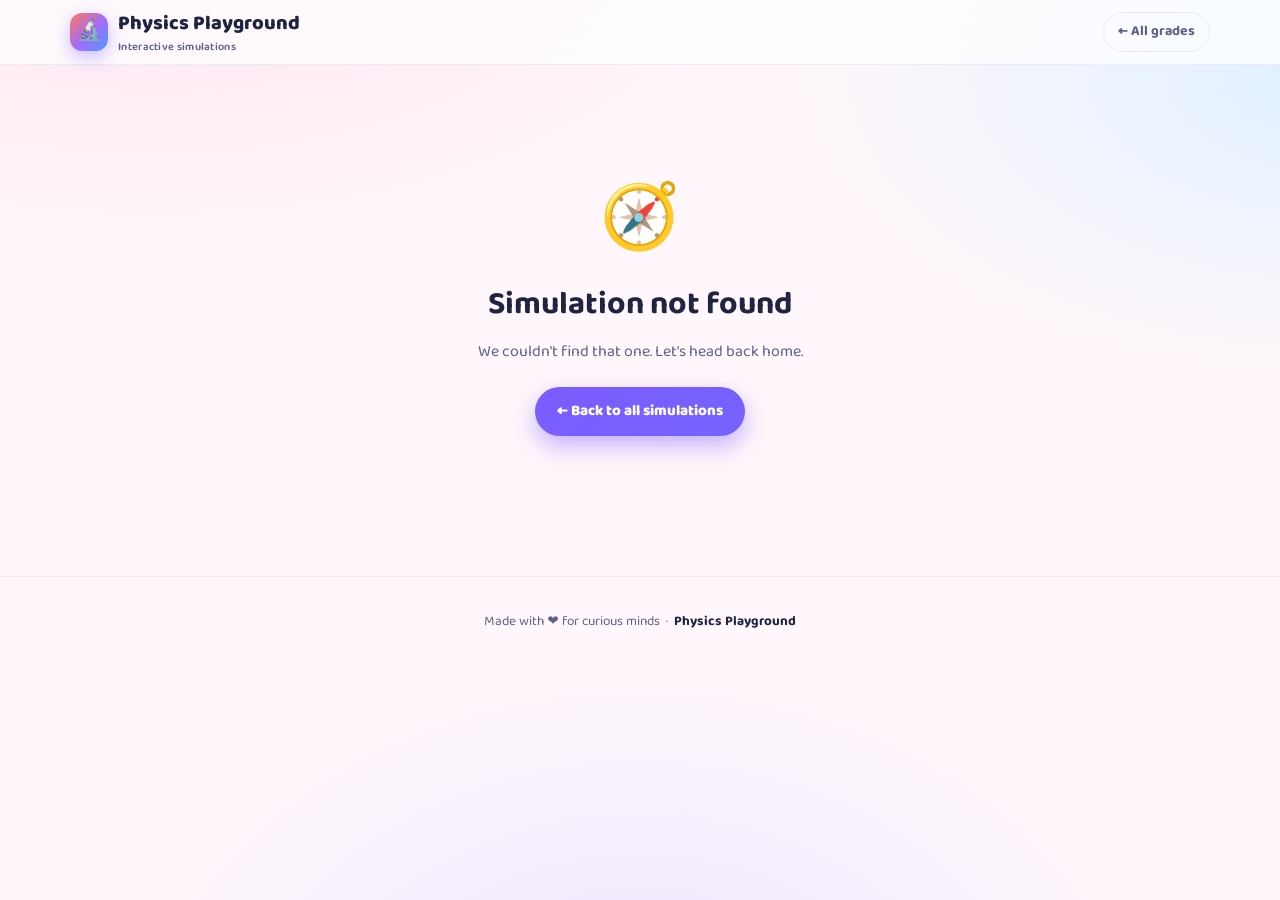
<file: website_for_simualtions/sim.html>
<!DOCTYPE html>
<html lang="en">
<head>
  <meta charset="UTF-8" />
  <meta name="viewport" content="width=device-width, initial-scale=1.0" />
  <title>Simulation | Physics Playground</title>
  <link rel="preconnect" href="https://fonts.googleapis.com" />
  <link rel="preconnect" href="https://fonts.gstatic.com" crossorigin />
  <link href="https://fonts.googleapis.com/css2?family=Baloo+2:wght@500;600;700;800&display=swap" rel="stylesheet" />
  <link rel="stylesheet" href="assets/css/style.css?v=2026-07-26c" />
  <link rel="icon" href="data:image/svg+xml,<svg xmlns='http://www.w3.org/2000/svg' viewBox='0 0 100 100'><text y='.9em' font-size='90'>🔬</text></svg>" />
</head>
<body>

  <header class="topbar">
    <div class="wrap">
      <a class="brand" href="index.html">
        <span class="logo">🔬</span>
        <span>Physics Playground<small>Interactive simulations</small></span>
      </a>
      <span class="spacer"></span>
      <a class="ghost-btn" href="index.html">← All grades</a>
    </div>
  </header>

  <main class="wrap detail-top" id="detail">
    <!-- filled by detail.js -->
  </main>

  <footer class="footer">
    <div class="wrap">Made with ❤️ for curious minds &nbsp;·&nbsp; <b>Physics Playground</b></div>
  </footer>

  <script src="data/simulations.js?v=2026-07-26c"></script>
  <script src="assets/js/detail.js?v=2026-07-26c"></script>
</body>
</html>
</file>
<file: website_for_simualtions/assets/css/style.css>
/* =========================================================================
   Physics Playground: playful, colorful, clutter-free theme
   ========================================================================= */

:root {
  --bg:        #fff7fb;
  --bg-2:      #eef4ff;
  --ink:       #1f2440;
  --ink-soft:  #5b6284;
  --card:      #ffffff;
  --line:      #eceaf5;
  --shadow:    0 10px 30px rgba(70, 60, 140, .10);
  --shadow-lg: 0 22px 55px rgba(70, 60, 140, .20);
  --radius:    22px;
  --radius-sm: 14px;
  --maxw:      1180px;
  --font: "Baloo 2", "Segoe UI", ui-rounded, system-ui, -apple-system, sans-serif;
  /* topic accent, overridden inline per card/section */
  --accent:    #7c5cff;
}

* { box-sizing: border-box; margin: 0; padding: 0; }

html { scroll-behavior: smooth; }

body {
  font-family: var(--font);
  color: var(--ink);
  background:
    radial-gradient(1200px 600px at 12% -8%, #ffe3f1 0%, transparent 55%),
    radial-gradient(1000px 560px at 105% 8%, #dff0ff 0%, transparent 55%),
    radial-gradient(900px 700px at 50% 120%, #e9e2ff 0%, transparent 60%),
    var(--bg);
  min-height: 100vh;
  line-height: 1.55;
  -webkit-font-smoothing: antialiased;
  overflow-x: hidden;
}

a { color: inherit; text-decoration: none; }
img { max-width: 100%; display: block; }

.wrap { max-width: var(--maxw); margin: 0 auto; padding: 0 20px; }

/* ---------------------------- Top bar ---------------------------- */
.topbar {
  position: sticky; top: 0; z-index: 50;
  backdrop-filter: blur(12px);
  background: rgba(255,255,255,.72);
  border-bottom: 1px solid var(--line);
}
.topbar .wrap { display: flex; align-items: center; gap: 16px; height: 64px; }
.brand { display: flex; align-items: center; gap: 10px; font-weight: 800; font-size: 20px; }
.brand .logo {
  width: 38px; height: 38px; border-radius: 12px; display: grid; place-items: center;
  font-size: 20px; color: #fff;
  background: linear-gradient(135deg, #ff7a59, #a06bff 55%, #4f9dff);
  box-shadow: 0 6px 18px rgba(124,92,255,.4);
  animation: floaty 5s ease-in-out infinite;
}
.brand small { display:block; font-size: 11px; font-weight: 600; color: var(--ink-soft); letter-spacing:.3px; }
.topbar .spacer { flex: 1; }
.topbar .ghost-btn {
  font-weight: 700; font-size: 14px; color: var(--ink-soft);
  padding: 8px 14px; border-radius: 999px; border: 1px solid var(--line);
  transition: .2s; white-space: nowrap;
}
.topbar .ghost-btn:hover { color: var(--ink); border-color: #d9d4ee; background: #fff; }

/* ---------------------------- Hero ---------------------------- */
.hero { position: relative; padding: 66px 0 30px; text-align: center; overflow: hidden; }
.hero .wrap { position: relative; z-index: 2; }
.hero h1 {
  font-size: clamp(34px, 6vw, 64px); font-weight: 800; line-height: 1.05;
  letter-spacing: -1px;
}
.hero h1 .grad {
  background: linear-gradient(100deg, #ff7a59, #ff5d8f 30%, #a06bff 60%, #4f9dff);
  -webkit-background-clip: text; background-clip: text; color: transparent;
  background-size: 200% auto; animation: shimmer 6s linear infinite;
}
.hero p.sub { margin: 16px auto 0; max-width: 620px; font-size: clamp(15px,2.2vw,19px); color: var(--ink-soft); }

.hero .stats { display: flex; gap: 26px; justify-content: center; margin-top: 22px; flex-wrap: wrap; }
.hero .stats b { font-size: 26px; display: block; }
.hero .stats span { font-size: 12px; color: var(--ink-soft); font-weight: 600; text-transform: uppercase; letter-spacing: .6px; }

/* floating blobs */
.blob { position: absolute; border-radius: 50%; filter: blur(8px); opacity: .55; z-index: 1; pointer-events: none; }
.blob.b1 { width: 120px; height: 120px; left: 6%;  top: 30px;  background:#ffd0e2; animation: floaty 7s ease-in-out infinite; }
.blob.b2 { width: 80px;  height: 80px;  right: 9%; top: 60px;  background:#cfe6ff; animation: floaty 6s ease-in-out infinite reverse; }
.blob.b3 { width: 150px; height: 150px; right: 16%; top: 180px; background:#e4d7ff; animation: floaty 9s ease-in-out infinite; }
.blob.b4 { width: 70px;  height: 70px;  left: 15%; top: 200px; background:#d3f5e3; animation: floaty 8s ease-in-out infinite reverse; }

/* search */
.searchbar { margin: 28px auto 0; max-width: 560px; position: relative; }
.searchbar input {
  width: 100%; font-family: inherit; font-size: 16px; color: var(--ink);
  padding: 15px 20px 15px 50px; border-radius: 999px; border: 2px solid var(--line);
  background: #fff; box-shadow: var(--shadow); outline: none; transition: .2s;
}
.searchbar input:focus { border-color: #b9a8ff; box-shadow: 0 0 0 5px rgba(160,107,255,.15); }
.searchbar .ico { position: absolute; left: 18px; top: 50%; transform: translateY(-50%); font-size: 18px; opacity: .6; }

/* ---------------------------- Topic chips nav ---------------------------- */
.chips { position: sticky; top: 64px; z-index: 40; padding: 14px 0; background: rgba(255,247,251,.85); backdrop-filter: blur(8px); }
.chips .row { display: flex; gap: 10px; overflow-x: auto; padding-bottom: 4px; scrollbar-width: none; }
.chips .row::-webkit-scrollbar { display: none; }
.chip {
  --accent: #7c5cff;
  flex: 0 0 auto; display: inline-flex; align-items: center; gap: 7px;
  font-weight: 700; font-size: 14px; padding: 9px 16px; border-radius: 999px;
  border: 2px solid var(--line); background: #fff; color: var(--ink-soft);
  cursor: pointer; transition: .18s; white-space: nowrap;
}
.chip:hover { transform: translateY(-2px); color: var(--ink); border-color: color-mix(in srgb, var(--accent) 45%, #fff); }
.chip .dot { width: 10px; height: 10px; border-radius: 50%; background: var(--accent); }
.chip .chip-n { background: color-mix(in srgb, var(--accent) 16%, #fff); color: var(--ink);
  border-radius: 999px; padding: 0 8px; font-size: 12.5px; }
.chip .chip-soon { font-size: 11.5px; font-weight: 700; opacity: .7; text-transform: uppercase;
  letter-spacing: .06em; }

/* ------------------------- Grade dropdowns (top level) ------------------------- */
.grade {
  margin: 20px 0; background: rgba(255,255,255,.72); border: 1px solid var(--line);
  border-radius: var(--radius); box-shadow: var(--shadow); overflow: hidden;
  scroll-margin-top: 130px;
}
.grade-head {
  display: flex; align-items: center; gap: 14px; padding: 18px 20px; cursor: pointer;
  list-style: none; user-select: none; -webkit-user-select: none; touch-action: manipulation;
  transition: background .18s;
}
.grade-head::-webkit-details-marker { display: none; }   /* the chevron below replaces it */
.grade-head:hover { background: color-mix(in srgb, var(--accent) 7%, #fff); }
.grade[open] .grade-head { border-bottom: 1px solid var(--line); }
.g-badge {
  width: 54px; height: 54px; flex: 0 0 auto; border-radius: 16px; display: grid; place-items: center;
  font-size: 23px; font-weight: 800; color: #fff; letter-spacing: .02em;
  background: linear-gradient(135deg, var(--accent), color-mix(in srgb, var(--accent) 55%, #fff));
  box-shadow: 0 8px 22px color-mix(in srgb, var(--accent) 40%, transparent);
}
.g-txt { display: flex; flex-direction: column; min-width: 0; }
.g-txt b { font-size: 23px; font-weight: 800; line-height: 1.15; text-transform: uppercase;
  letter-spacing: .07em; }
.g-txt small { font-size: 13.5px; font-weight: 600; color: var(--ink-soft); }
.grade > .grade-head > .count { margin-left: auto; font-size: 13px; font-weight: 700;
  color: var(--ink-soft); background: #fff; border: 1px solid var(--line); padding: 5px 12px;
  border-radius: 999px; white-space: nowrap; flex: 0 0 auto; }
.chev { flex: 0 0 auto; font-size: 17px; color: var(--ink-soft); transition: transform .22s; }
.grade[open] .chev { transform: rotate(180deg); }
.grade-body { padding: 0 20px 24px; }
.grade-body .section { padding: 24px 0 6px; }
.grade-body .section-head h2 { font-size: 22px; }
.grade-body .section-head .badge { width: 46px; height: 46px; font-size: 22px; border-radius: 14px; }
.soon { padding: 22px 2px 6px; color: var(--ink-soft); font-weight: 600; }

@media (max-width: 560px) {
  .grade-head { padding: 14px; gap: 11px; }
  .g-badge { width: 44px; height: 44px; border-radius: 13px; font-size: 18px; }
  .g-txt b { font-size: 18px; }
  .g-txt small { font-size: 12px; }
  .grade > .grade-head > .count { display: none; }
  .grade-body { padding: 0 14px 18px; }
}

/* ---------------------------- Topic sections ---------------------------- */
.section { padding: 40px 0 8px; scroll-margin-top: 130px; }
.section-head { display: flex; align-items: center; gap: 14px; margin-bottom: 22px; }
.section-head .badge {
  width: 52px; height: 52px; border-radius: 16px; display: grid; place-items: center;
  font-size: 26px; color: #fff; flex: 0 0 auto;
  background: linear-gradient(135deg, var(--accent), color-mix(in srgb, var(--accent) 55%, #fff));
  box-shadow: 0 8px 22px color-mix(in srgb, var(--accent) 40%, transparent);
}
.section-head h2 { font-size: 26px; font-weight: 800; }
.section-head p { font-size: 14px; color: var(--ink-soft); font-weight: 600; }
.section-head .count { margin-left: auto; font-size: 13px; font-weight: 700; color: var(--ink-soft);
  background: #fff; border: 1px solid var(--line); padding: 5px 12px; border-radius: 999px;
  white-space: nowrap; flex: 0 0 auto; }

/* ---------------------------- Cards grid ---------------------------- */
.grid { display: grid; grid-template-columns: repeat(auto-fill, minmax(260px, 1fr)); gap: 22px; }

.card {
  --accent: #7c5cff;
  position: relative; display: flex; flex-direction: column;
  background: var(--card); border: 1px solid var(--line); border-radius: var(--radius);
  overflow: hidden; box-shadow: var(--shadow); cursor: pointer;
  transition: transform .22s cubic-bezier(.2,.8,.2,1.2), box-shadow .22s, border-color .22s;
}
.card:hover { transform: translateY(-8px) rotate(-.4deg); box-shadow: var(--shadow-lg);
  border-color: color-mix(in srgb, var(--accent) 40%, #fff); }
.card:focus-visible { outline: 3px solid var(--accent); outline-offset: 3px; }

.card .thumb {
  aspect-ratio: 16 / 10; position: relative; overflow: hidden;
  background: linear-gradient(135deg, var(--accent), color-mix(in srgb, var(--accent) 40%, #fff));
  display: grid; place-items: center;
}
.card .thumb img { width: 100%; height: 100%; object-fit: cover; transition: transform .35s; }
.card:hover .thumb img { transform: scale(1.06); }
.card .thumb .emoji { font-size: 62px; filter: drop-shadow(0 6px 12px rgba(0,0,0,.18)); animation: floaty 6s ease-in-out infinite; }
.card .thumb .play {
  position: absolute; bottom: 10px; right: 10px; z-index: 3;
  font-size: 11px; font-weight: 800; color: #b1153a; background: #fff;
  padding: 5px 10px; border-radius: 999px; box-shadow: 0 4px 12px rgba(0,0,0,.15);
  display: inline-flex; align-items: center; gap: 5px;
}
.card .body { padding: 16px 18px 18px; display: flex; flex-direction: column; gap: 8px; flex: 1; }
.card .body h3 { font-size: 18px; font-weight: 800; line-height: 1.2; }
.card .body p { font-size: 13.5px; color: var(--ink-soft); }
.card .go {
  margin-top: auto; align-self: flex-start; font-weight: 800; font-size: 13px;
  color: var(--accent); display: inline-flex; align-items: center; gap: 6px; transition: gap .2s;
}
.card:hover .go { gap: 11px; }

.no-results { text-align: center; padding: 60px 0; color: var(--ink-soft); font-weight: 600; display:none; }

/* ---------------------------- About the author ---------------------------- */
.about-wrap { padding: 56px 0 10px; scroll-margin-top: 130px; }

.about-card {
  position: relative; overflow: hidden;
  padding: 38px clamp(20px, 4vw, 46px) 34px;
  border-radius: 28px; background: var(--card);
  border: 1px solid var(--line); box-shadow: var(--shadow-lg);
}
/* rainbow top edge */
.about-card::before {
  content: ""; position: absolute; inset: 0 0 auto 0; height: 6px;
  background: linear-gradient(90deg, #ff7a59, #ff5d8f 28%, #a06bff 58%, #4f9dff 82%, #2ecc71);
  background-size: 200% auto; animation: shimmer 8s linear infinite;
}
.a-blob { position: absolute; border-radius: 50%; filter: blur(30px); opacity: .55; pointer-events: none; }
.a-blob.ab1 { width: 220px; height: 220px; right: -60px; top: -40px; background: #ffd9ea; }
.a-blob.ab2 { width: 260px; height: 260px; left: -80px; bottom: -90px; background: #d9e8ff; }
.about-card > *:not(.a-blob) { position: relative; z-index: 2; }

.eyebrow {
  display: inline-block; font-size: 11.5px; font-weight: 800; letter-spacing: 1.2px;
  text-transform: uppercase; color: #8c6bff;
  padding-bottom: 8px; border-bottom: 2px solid #ece6ff;
}

/* two column layout: identity on the left, story on the right */
.about-grid {
  display: grid; grid-template-columns: 300px 1fr; gap: 40px;
  margin-top: 26px; align-items: start;
}

/* ---- left: identity column ---- */
.id-col { border-right: 1px solid var(--line); padding-right: 34px; }
.id-col .avatar {
  width: 84px; height: 84px; border-radius: 22px; display: grid; place-items: center;
  font-size: 30px; font-weight: 800; color: #fff; letter-spacing: .5px;
  background: linear-gradient(135deg, #ff7a59, #a06bff 55%, #4f9dff);
  box-shadow: 0 12px 26px rgba(124, 92, 255, .32);
}
.id-col h2 { font-size: 30px; font-weight: 800; line-height: 1.15; margin-top: 16px; }
.id-col .role { font-size: 14px; font-weight: 700; color: var(--ink-soft); margin-top: 6px; }

.id-list { list-style: none; margin-top: 22px; border-top: 1px solid var(--line); }
.id-list li { padding: 11px 0; border-bottom: 1px solid var(--line); }
.id-list li span {
  display: block; font-size: 10.5px; font-weight: 800; letter-spacing: .9px;
  text-transform: uppercase; color: #9aa0bd;
}
.id-list li b { display: block; font-size: 14.5px; font-weight: 700; margin-top: 2px; }

/* ---- right: bio column ---- */
.about-bio { font-size: 16px; color: var(--ink-soft); max-width: 720px; }
.about-bio + .about-bio { margin-top: 14px; }
.about-bio b { color: var(--ink); font-weight: 700; }

@media (max-width: 860px) {
  .about-grid { grid-template-columns: 1fr; gap: 26px; }
  .id-col { border-right: 0; border-bottom: 1px solid var(--line); padding-right: 0; padding-bottom: 22px; }
}
@media (max-width: 640px) {
  .about-wrap { padding-top: 34px; }
  .about-card { padding: 28px 18px 26px; border-radius: 22px; }
  .id-col .avatar { width: 66px; height: 66px; border-radius: 18px; font-size: 24px; }
  .id-col h2 { font-size: 25px; }
  .about-bio { font-size: 15px; }
}

/* ---------------------------- Footer ---------------------------- */
.footer { margin-top: 60px; padding: 34px 0; border-top: 1px solid var(--line); text-align: center; color: var(--ink-soft); font-size: 13.5px; }
.footer b { color: var(--ink); }

/* =========================================================================
   Detail page (sim.html)
   ========================================================================= */
.detail-top { padding-top: 26px; }
.back-link { display: inline-flex; align-items: center; gap: 7px; font-weight: 700; color: var(--ink-soft); font-size: 14px; transition:.2s; }
.back-link:hover { color: var(--ink); gap: 11px; }

.detail-head { display: flex; align-items: flex-start; gap: 16px; margin: 20px 0 8px; flex-wrap: wrap; }
.detail-head .badge {
  width: 60px; height: 60px; border-radius: 18px; display: grid; place-items: center; font-size: 30px; color:#fff; flex:0 0 auto;
  background: linear-gradient(135deg, var(--accent), color-mix(in srgb, var(--accent) 55%, #fff));
  box-shadow: 0 10px 26px color-mix(in srgb, var(--accent) 40%, transparent);
}
.detail-head h1 { font-size: clamp(26px, 4vw, 40px); font-weight: 800; line-height: 1.1; }
.topic-badge { display: inline-flex; align-items:center; gap:6px; font-size: 12.5px; font-weight: 800; letter-spacing:.4px;
  color: var(--accent); background: color-mix(in srgb, var(--accent) 12%, #fff); border:1px solid color-mix(in srgb, var(--accent) 30%, #fff);
  padding: 4px 12px; border-radius: 999px; text-transform: uppercase; margin-bottom: 8px; }
.detail-story { font-size: 16.5px; color: var(--ink-soft); max-width: 760px; margin: 6px 0 26px; }

.launch-row { display: flex; gap: 12px; flex-wrap: wrap; margin-bottom: 26px; }
.btn {
  font-family: inherit; font-weight: 800; font-size: 15px; cursor: pointer; border: none;
  padding: 13px 22px; border-radius: 999px; display: inline-flex; align-items: center; gap: 9px; transition: .2s;
}
.btn-primary { color: #fff; background: linear-gradient(135deg, var(--accent), color-mix(in srgb, var(--accent) 55%, #6b6bff));
  box-shadow: 0 10px 24px color-mix(in srgb, var(--accent) 45%, transparent); }
.btn-primary:hover { transform: translateY(-3px); box-shadow: 0 16px 32px color-mix(in srgb, var(--accent) 50%, transparent); }
.btn-ghost { color: var(--ink); background: #fff; border: 2px solid var(--line); }
.btn-ghost:hover { border-color: color-mix(in srgb, var(--accent) 45%, #fff); transform: translateY(-3px); }

.panel-label { font-size: 13px; font-weight: 800; text-transform: uppercase; letter-spacing:.6px; color: var(--ink-soft); margin: 26px 0 12px; display:flex; align-items:center; gap:8px; }

/* video */
.video-frame, .sim-frame {
  position: relative; width: 100%; border-radius: var(--radius); overflow: hidden;
  box-shadow: var(--shadow); border: 1px solid var(--line); background: #0d1020;
}
.video-frame { aspect-ratio: 16 / 9; }
.video-frame iframe { position:absolute; inset:0; width:100%; height:100%; border:0; }
/* starting height; detail.js grows this to the simulation's own height when it
   can measure it (it cannot when the page is opened straight from disk) */
.sim-frame { height: min(88vh, 880px); }
.sim-frame iframe { width: 100%; height: 100%; border: 0; display: block; background:#fff; }

/* prev / next */
.pager { display: flex; justify-content: space-between; gap: 12px; margin: 34px 0 10px; }
.pager a { flex: 1; max-width: 48%; background:#fff; border:1px solid var(--line); border-radius: var(--radius-sm);
  padding: 14px 18px; box-shadow: var(--shadow); transition:.2s; }
.pager a:hover { transform: translateY(-3px); border-color: #d9d4ee; }
.pager a span { font-size: 11px; font-weight: 700; color: var(--ink-soft); text-transform: uppercase; letter-spacing:.5px; }
.pager a b { display:block; font-size: 15px; font-weight: 800; margin-top: 2px; }
.pager a.next { text-align: right; }
.pager a.disabled { opacity: .4; pointer-events: none; }

/* ---------------------------- Reveal animation ---------------------------- */
.reveal { opacity: 0; transform: translateY(22px); transition: opacity .55s ease, transform .55s cubic-bezier(.2,.8,.2,1); }
.reveal.in { opacity: 1; transform: none; }

/* ---------------------------- Keyframes ---------------------------- */
@keyframes floaty { 0%,100% { transform: translateY(0); } 50% { transform: translateY(-12px); } }
@keyframes shimmer { to { background-position: 200% center; } }

/* ---------------------------- Responsive ---------------------------- */
@media (max-width: 640px) {
  .topbar .hide-sm { display: none; }
  .topbar .wrap { gap: 10px; height: 58px; }
  .brand { font-size: 16px; gap: 8px; min-width: 0; }
  .brand > span:last-child { white-space: nowrap; }
  .brand small { display: none; }
  .brand .logo { width: 32px; height: 32px; font-size: 17px; border-radius: 10px; }
  .topbar .ghost-btn { font-size: 13px; padding: 7px 11px; }
  .chips { top: 58px; }
  .section-head { gap: 11px; }
  .section-head .badge { width: 42px; height: 42px; font-size: 21px; border-radius: 13px; }
  .section-head h2 { font-size: 21px; }
  .hero { padding: 44px 0 20px; }
  .grid { grid-template-columns: 1fr 1fr; gap: 14px; }
  .card .thumb .emoji { font-size: 46px; }
  .card .body h3 { font-size: 15.5px; }
  .card .body p { display: none; }
  .sim-frame { height: 76vh; }
  .pager a b { font-size: 13px; }
}
@media (max-width: 420px) {
  .grid { grid-template-columns: 1fr; }
  .card .body p { display: block; }
}

/* ---------------------------- Reduced motion ---------------------------- */
@media (prefers-reduced-motion: reduce) {
  * { animation: none !important; scroll-behavior: auto; }
  .reveal { opacity: 1; transform: none; transition: none; }
  .card:hover { transform: translateY(-4px); }
}
</file>
